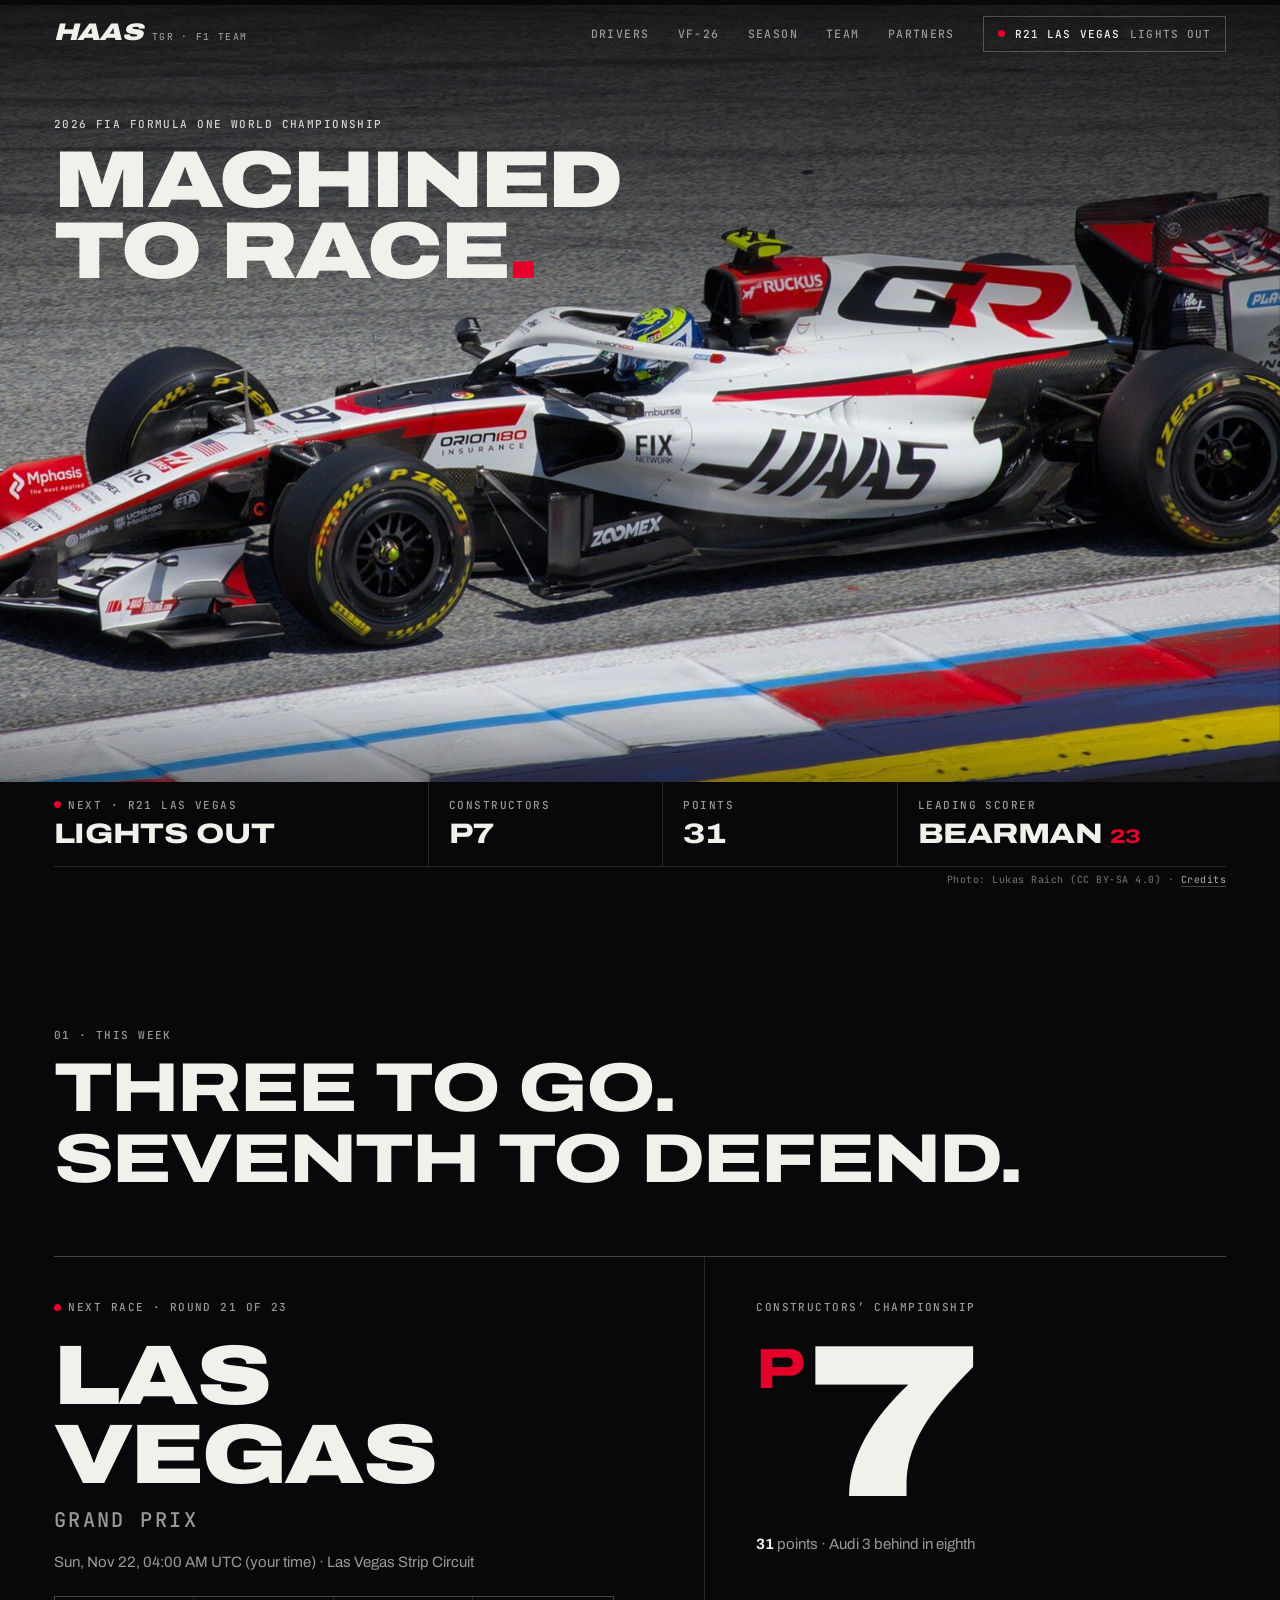
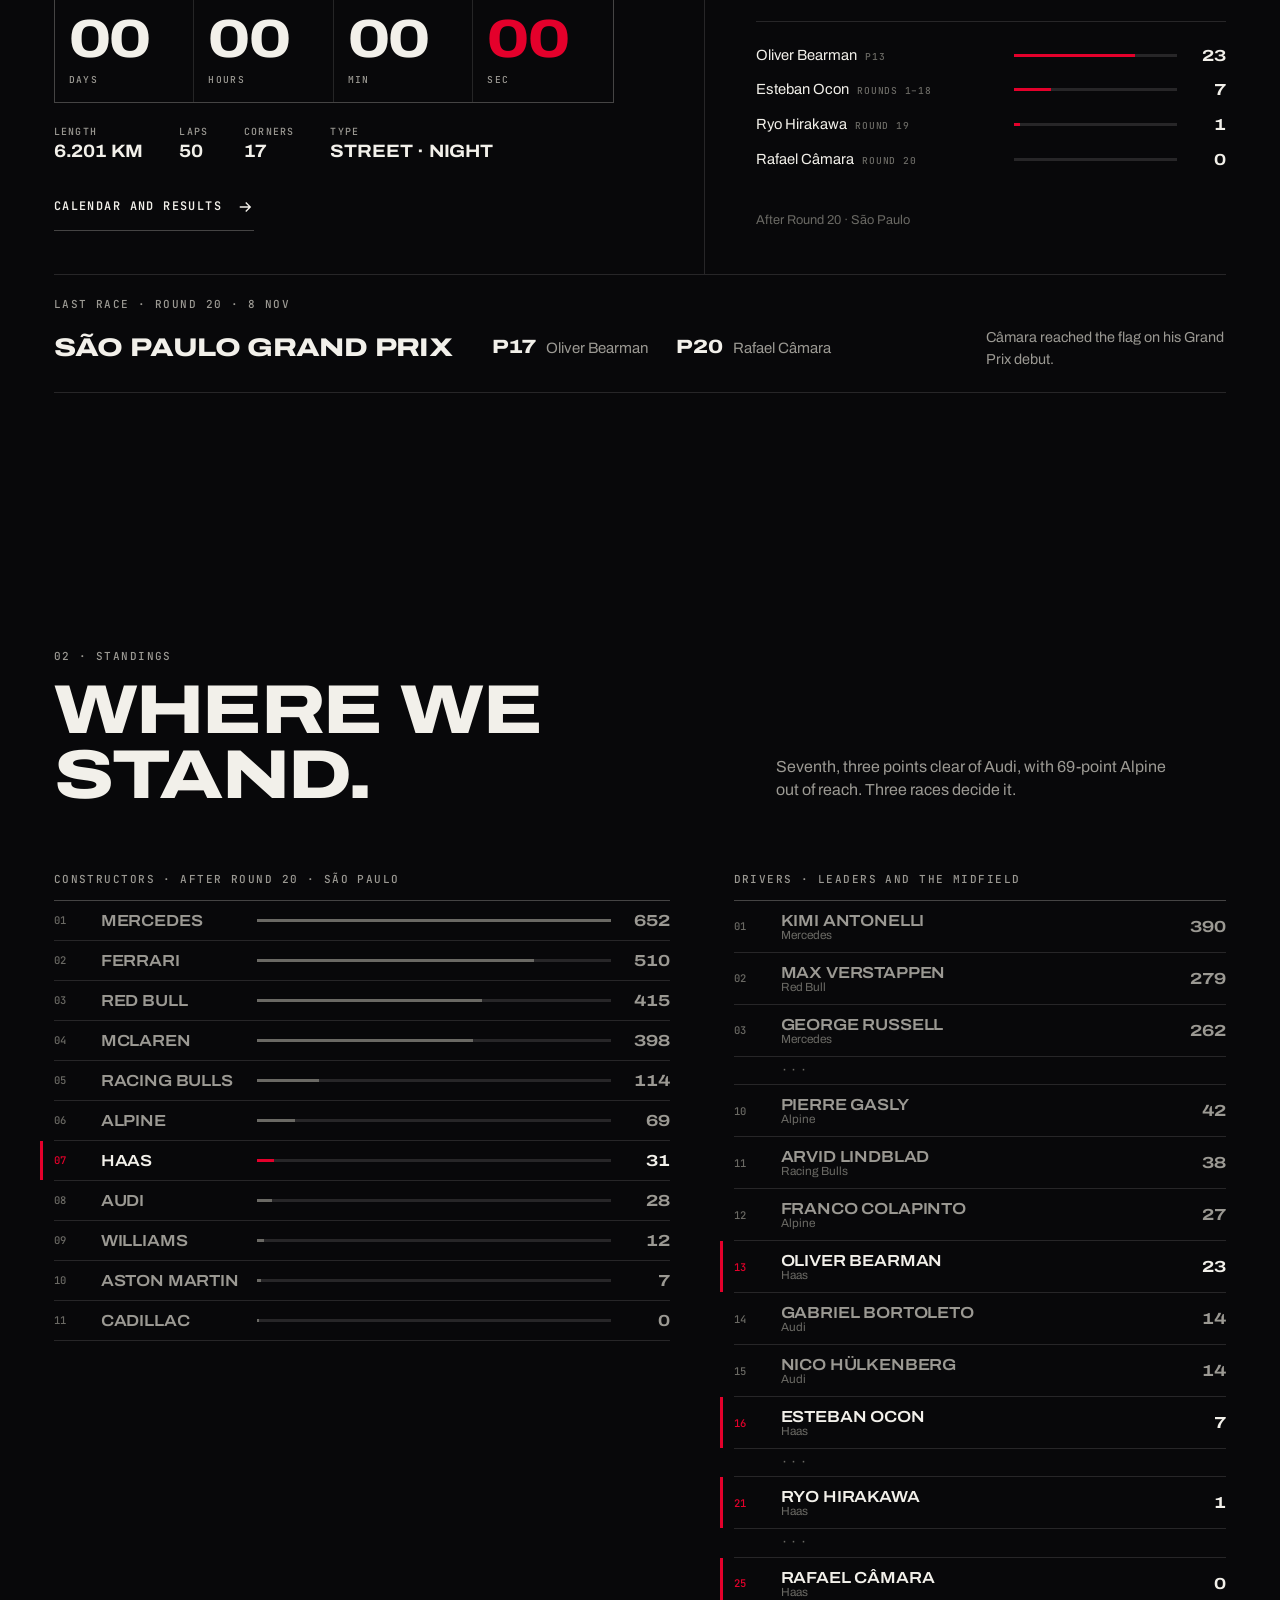
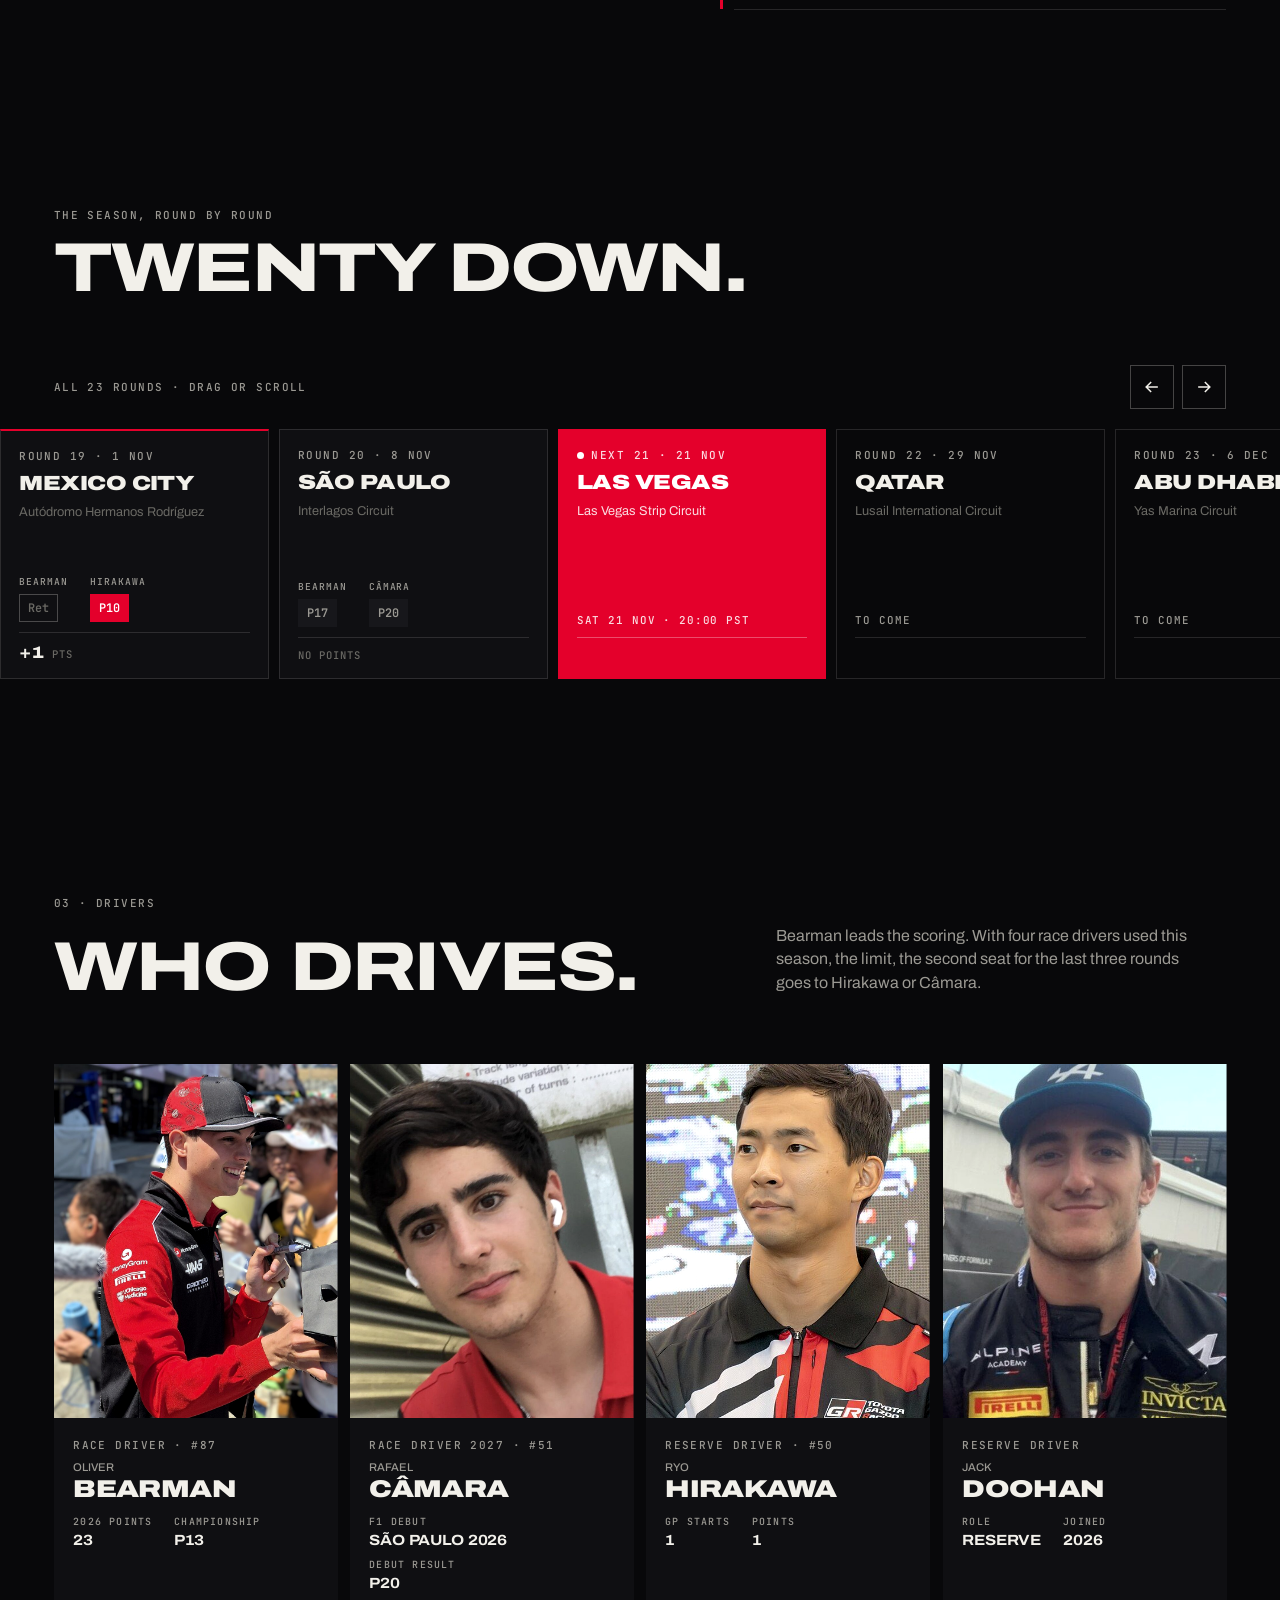
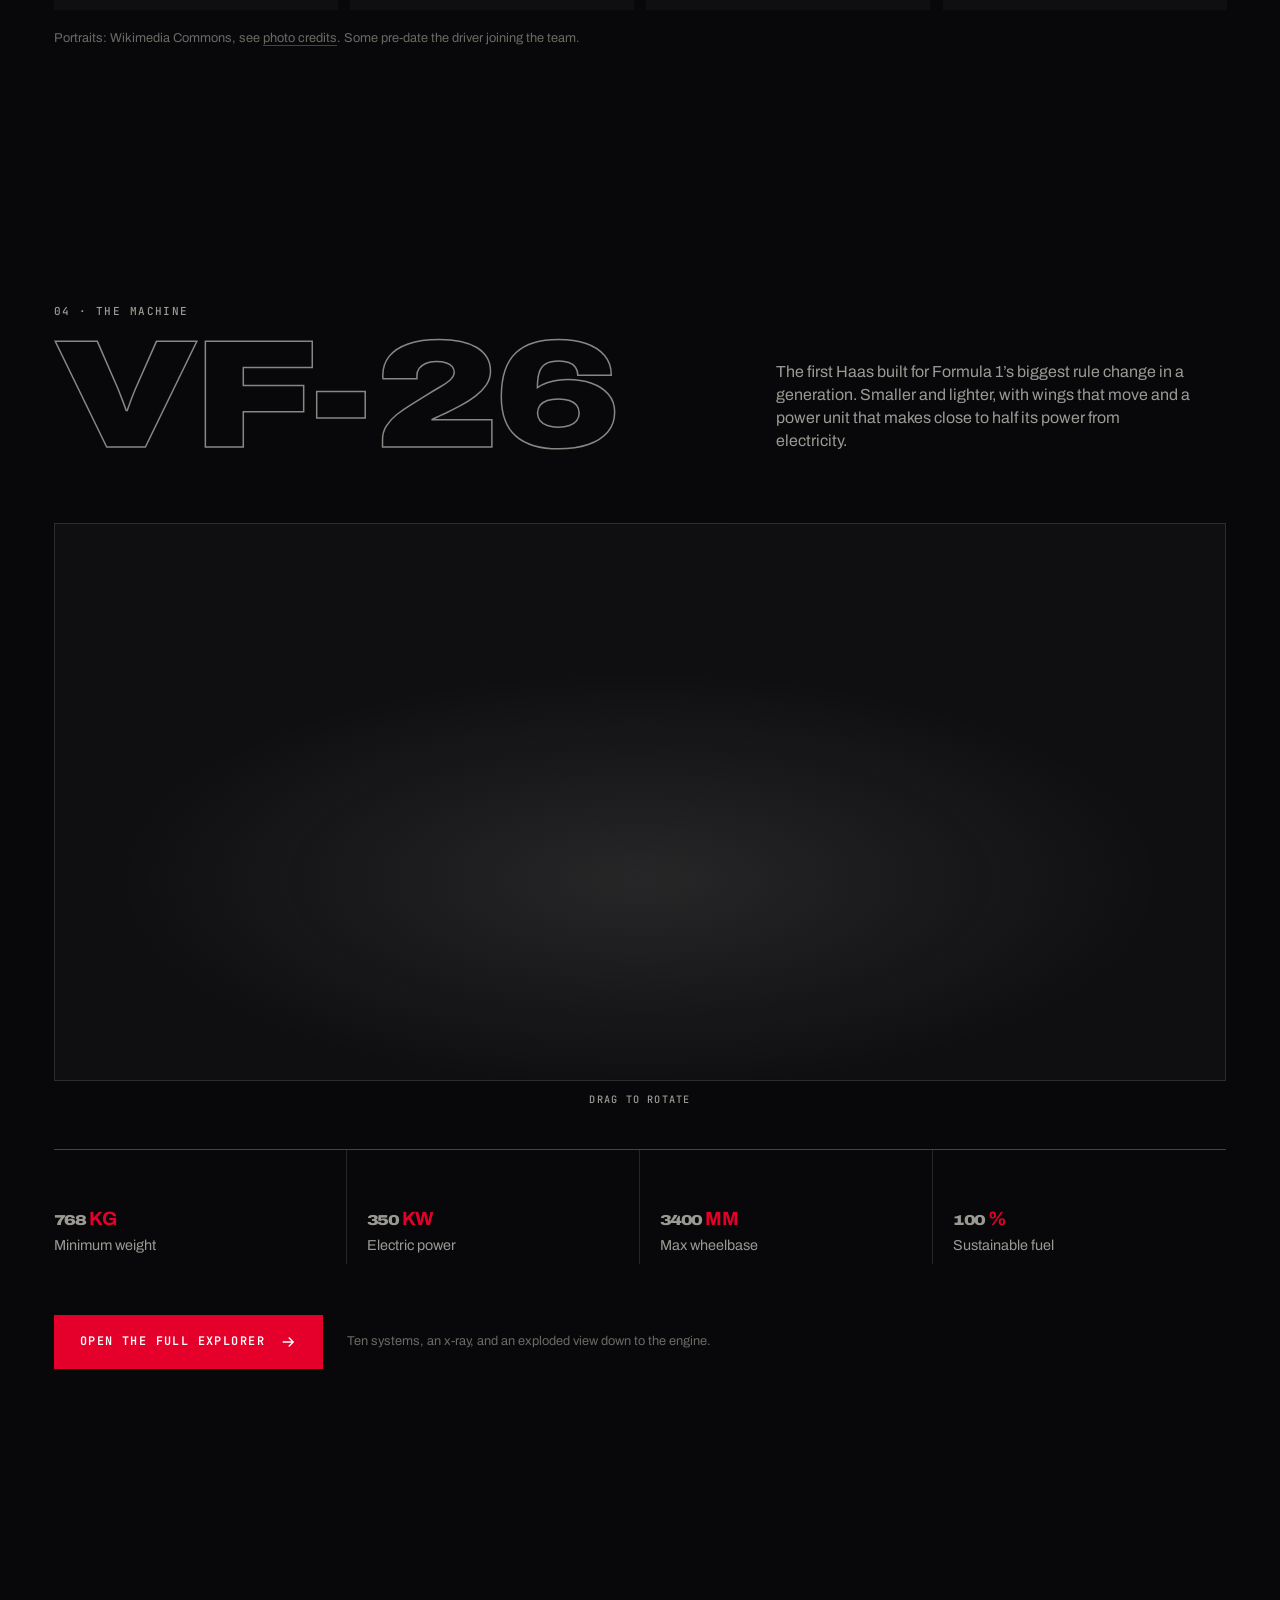
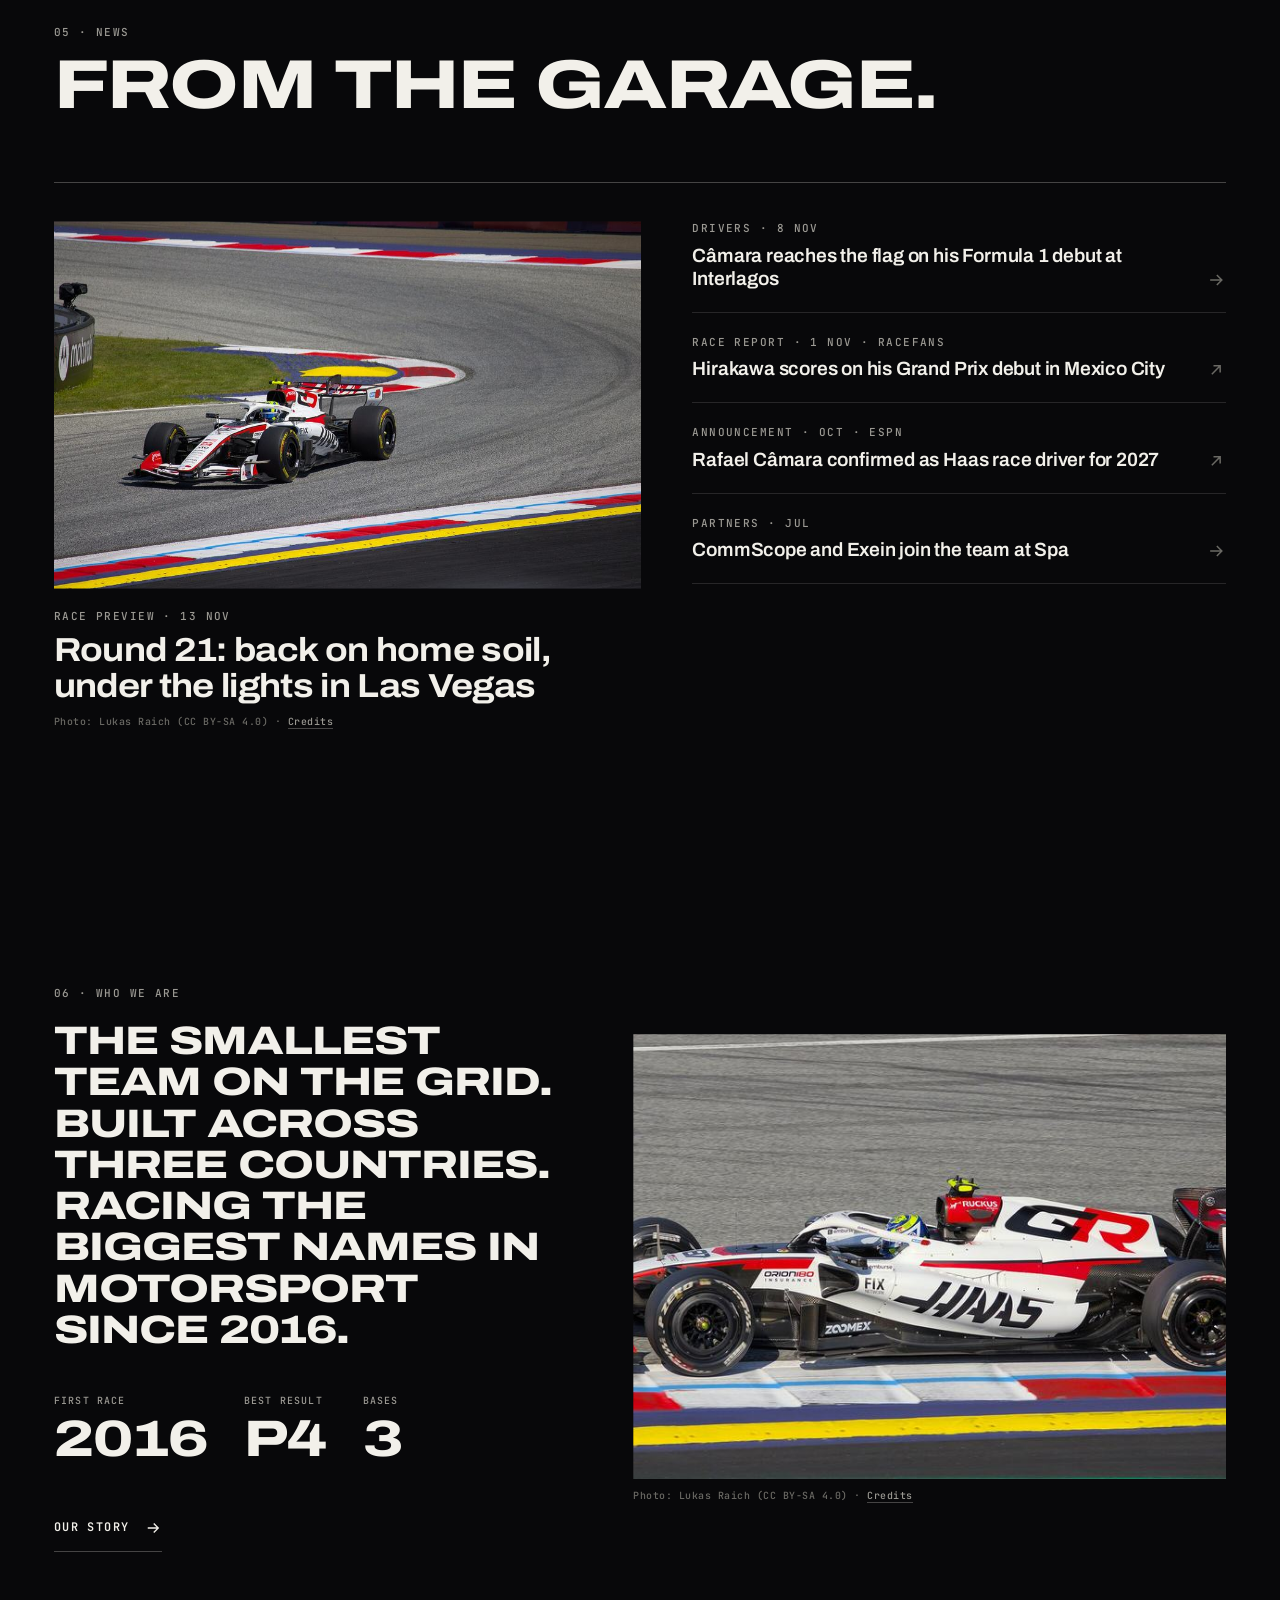
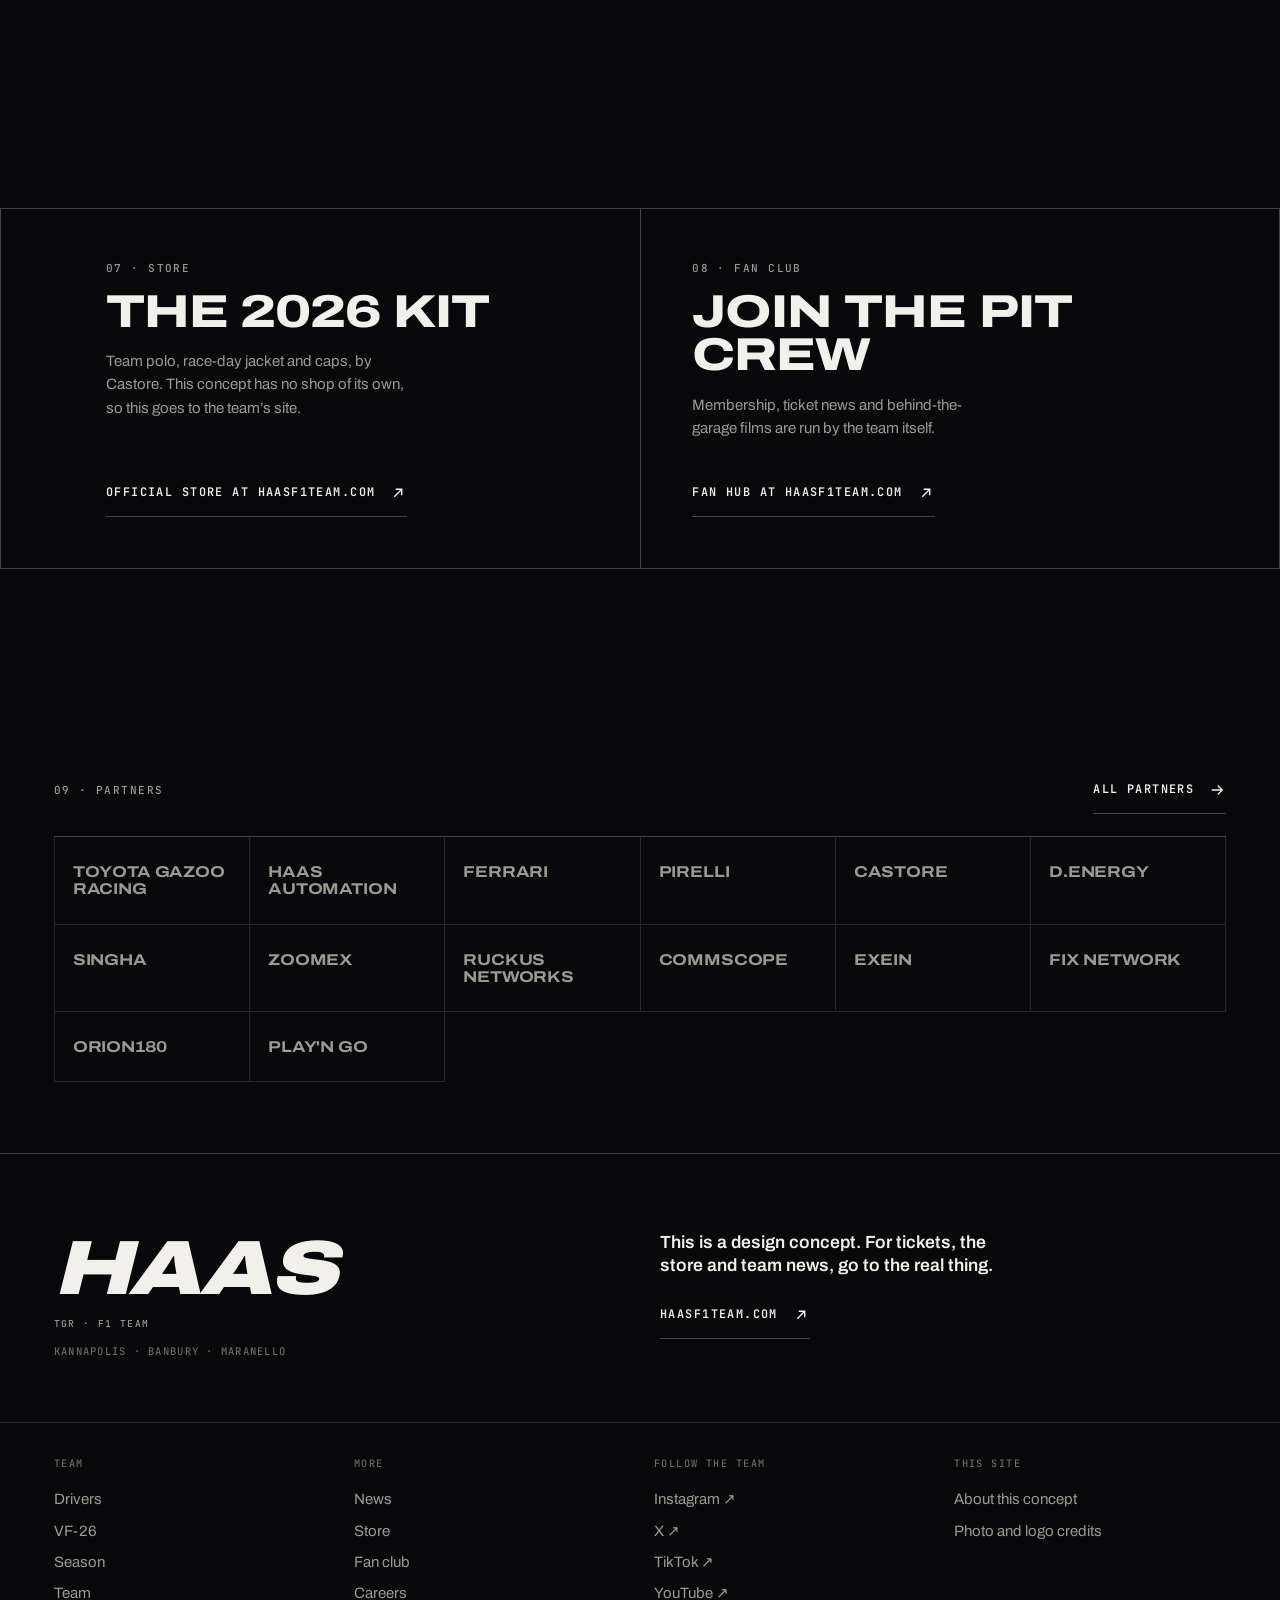
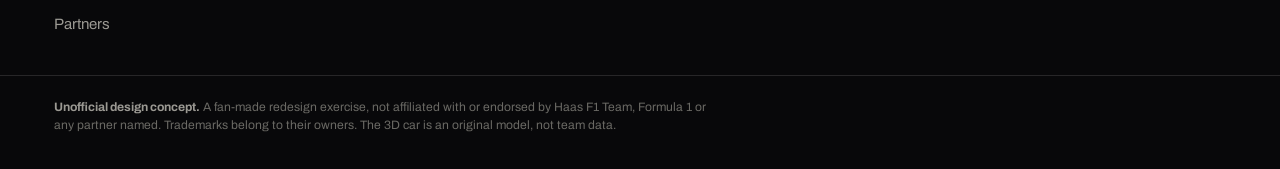
<file: docs/index.html>
<!doctype html>
<html lang="en">
<head>
<meta charset="utf-8">
<meta name="viewport" content="width=device-width, initial-scale=1">
<title>TGR Haas F1 Team</title>
<meta name="description" content="TGR Haas F1 Team: drivers, the VF-26 in 3D, the 2026 calendar, results, standings and partners. Unofficial design concept.">
<meta name="theme-color" content="#08080a">
<meta property="og:title" content="TGR Haas F1 Team">
<meta property="og:description" content="TGR Haas F1 Team: drivers, the VF-26 in 3D, the 2026 calendar, results, standings and partners. Unofficial design concept.">
<meta property="og:image" content="assets/img/bear1-1920.jpg">
<link rel="icon" href="assets/favicon.svg" type="image/svg+xml">
<link rel="preload" href="assets/fonts/archivo.woff2" as="font" type="font/woff2" crossorigin>
<link rel="stylesheet" href="assets/style.css">
<script type="importmap">{"imports":{"three":"./assets/vendor/three.module.min.js"}}</script>
<link rel="modulepreload" href="assets/vendor/three.module.min.js">
<script>document.documentElement.classList.add('js')</script>
</head>
<body data-page="index.html">
<a class="skip" href="#main">Skip to content</a>
<div class="prog" aria-hidden="true"></div>
<header class="hdr">
  <a class="hdr__logo" href="index.html" aria-label="TGR Haas F1 Team, home"><span class="logo"><b>HAAS</b><i>TGR · F1 Team</i></span></a>
  <nav class="hdr__nav" aria-label="Main"><a href="drivers.html">Drivers</a><a href="car.html">VF-26</a><a href="season.html">Season</a><a href="team.html">Team</a><a href="partners.html">Partners</a></nav>
  <a class="hdr__race" href="season.html"><span class="live"></span><span>R21 Las Vegas</span><b data-countdown-short></b></a>
  <button class="hdr__menu" aria-expanded="false" aria-controls="menu" aria-label="Menu"><i></i><i></i></button>
</header>
<div class="menu" id="menu" hidden>
  <nav aria-label="Mobile"><a href="index.html" style="--i:0" aria-current="page"><small>01</small>Home</a><a href="drivers.html" style="--i:1"><small>02</small>Drivers</a><a href="car.html" style="--i:2"><small>03</small>VF-26</a><a href="season.html" style="--i:3"><small>04</small>Season</a><a href="team.html" style="--i:4"><small>05</small>Team</a><a href="partners.html" style="--i:5"><small>06</small>Partners</a></nav>
  <p class="menu__foot"><span class="live"></span> Round 21 · Las Vegas Grand Prix · Sat 21 Nov · 20:00 PST</p>
</div>
<main id="main">
<section class="hero">
  <div class="hero__view">
    <figure class="ph hero__bg"><img src="assets/img/bear1-1920.jpg" srcset="assets/img/bear1-960.jpg 960w, assets/img/bear1-1920.jpg 1920w" sizes="100vw" alt="Oliver Bearman’s Haas VF-26 at speed at the Red Bull Ring" fetchpriority="high" decoding="async" style="object-position:46% 50%"></figure>
    <div class="wrap hero__in">
      <p class="label">2026 FIA Formula One World Championship</p>
      <h1 class="display hero__t"><span>Machined</span><span>to race<i>.</i></span></h1>
    </div>
  </div>
  <div class="hero__bar">
    <a href="season.html" class="hero__cell hero__cell--wide"><span class="label"><span class="live"></span>Next · R21 Las Vegas</span><b data-countdown-short>—</b></a>
    <div class="hero__cell"><span class="label">Constructors</span><b>P7</b></div>
    <div class="hero__cell"><span class="label">Points</span><b>31</b></div>
    <a href="drivers.html#bearman" class="hero__cell"><span class="label">Leading scorer</span><b>Bearman <small>23</small></b></a>
  </div>
  <p class="by">Photo: Lukas Raich (CC BY-SA 4.0) · <a href="credits.html">Credits</a></p>
</section>

<section class="sec" id="now">
  <div class="wrap">
    <header class="sh"><p class="label" data-reveal>01 · This week</p><h2 class="display sh__t" data-reveal>Three to go.<br>Seventh to defend.</h2></header>
    <div class="now">
<div class="race" data-reveal>
  <p class="label"><span class="live"></span>Next race · Round 21 of 23</p>
  <h3 class="display race__t">Las Vegas<small>Grand Prix</small></h3>
  <p class="race__when"><span data-localtime="2026-11-22T04:00:00Z">Sat 21 Nov · 20:00 PST</span> · Las Vegas Strip Circuit</p>
  <div class="cd" data-countdown="2026-11-22T04:00:00Z" role="timer" aria-label="Countdown to lights out"><div><b data-u="d">00</b><span>Days</span></div><div><b data-u="h">00</b><span>Hours</span></div><div><b data-u="m">00</b><span>Min</span></div><div><b data-u="s">00</b><span>Sec</span></div></div>
  <dl class="facts"><div><dt>Length</dt><dd>6.201 km</dd></div><div><dt>Laps</dt><dd>50</dd></div><div><dt>Corners</dt><dd>17</dd></div><div><dt>Type</dt><dd>Street · night</dd></div></dl>
  <a class="cta " href="season.html"><span>Calendar and results</span><svg class="arr" viewBox="0 0 24 24" aria-hidden="true"><path d="M5 12h14M13 6l6 6-6 6" fill="none" stroke="currentColor" stroke-width="1.8"/></svg></a>
</div>
<div class="stand" data-reveal>
  <p class="label">Constructors’ Championship</p>
  <p class="stand__pos display"><small>P</small>7</p>
  <p class="stand__pts"><b>31</b> points · Audi 3 behind in eighth</p>
  <ul class="bars"><li><span>Oliver Bearman<em>P13</em></span><i><u style="--w:74.19354838709677%"></u></i><b>23</b></li><li><span>Esteban Ocon<em>Rounds 1–18</em></span><i><u style="--w:22.58064516129032%"></u></i><b>7</b></li><li><span>Ryo Hirakawa<em>Round 19</em></span><i><u style="--w:3.225806451612903%"></u></i><b>1</b></li><li><span>Rafael Câmara<em>Round 20</em></span><i><u style="--w:0%"></u></i><b>0</b></li></ul>
  <p class="fine">After Round 20 · São Paulo</p>
</div></div>
    <div class="last" data-reveal><p class="label">Last race · Round 20 · 8 Nov</p><h3 class="display">São Paulo Grand Prix</h3><ul><li><b>P17</b><span>Oliver Bearman</span></li><li><b>P20</b><span>Rafael Câmara</span></li></ul><p>Câmara reached the flag on his Grand Prix debut.</p></div>
  </div>
</section>

<section class="sec" id="championship">
  <div class="wrap">
    <header class="sh"><p class="label" data-reveal>02 · Standings</p><h2 class="display sh__t" data-reveal>Where we stand.</h2><p class="sh__sub" data-reveal>Seventh, three points clear of Audi, with 69-point Alpine out of reach. Three races decide it.</p></header>
    <div class="champs">
      <div><p class="label">Constructors · After Round 20 · São Paulo</p><ol class="champ"><li class="" data-reveal><span>01</span><b>Mercedes</b><i><u style="--w:100%"></u></i><em>652</em></li><li class="" data-reveal><span>02</span><b>Ferrari</b><i><u style="--w:78.22085889570552%"></u></i><em>510</em></li><li class="" data-reveal><span>03</span><b>Red Bull</b><i><u style="--w:63.65030674846626%"></u></i><em>415</em></li><li class="" data-reveal><span>04</span><b>McLaren</b><i><u style="--w:61.04294478527608%"></u></i><em>398</em></li><li class="" data-reveal><span>05</span><b>Racing Bulls</b><i><u style="--w:17.484662576687114%"></u></i><em>114</em></li><li class="" data-reveal><span>06</span><b>Alpine</b><i><u style="--w:10.582822085889571%"></u></i><em>69</em></li><li class="is-us" data-reveal><span>07</span><b>Haas</b><i><u style="--w:4.754601226993866%"></u></i><em>31</em></li><li class="" data-reveal><span>08</span><b>Audi</b><i><u style="--w:4.294478527607362%"></u></i><em>28</em></li><li class="" data-reveal><span>09</span><b>Williams</b><i><u style="--w:1.8404907975460123%"></u></i><em>12</em></li><li class="" data-reveal><span>10</span><b>Aston Martin</b><i><u style="--w:1.0736196319018405%"></u></i><em>7</em></li><li class="" data-reveal><span>11</span><b>Cadillac</b><i><u style="--w:0.4%"></u></i><em>0</em></li></ol></div>
      <div><p class="label">Drivers · leaders and the midfield</p><ol class="champ champ--d"><li class="" data-reveal><span>01</span><b>Kimi Antonelli<small>Mercedes</small></b><em>390</em></li><li class="" data-reveal><span>02</span><b>Max Verstappen<small>Red Bull</small></b><em>279</em></li><li class="" data-reveal><span>03</span><b>George Russell<small>Mercedes</small></b><em>262</em></li><li class="gap" aria-hidden="true">···</li><li class="" data-reveal><span>10</span><b>Pierre Gasly<small>Alpine</small></b><em>42</em></li><li class="" data-reveal><span>11</span><b>Arvid Lindblad<small>Racing Bulls</small></b><em>38</em></li><li class="" data-reveal><span>12</span><b>Franco Colapinto<small>Alpine</small></b><em>27</em></li><li class="is-us" data-reveal><span>13</span><b>Oliver Bearman<small>Haas</small></b><em>23</em></li><li class="" data-reveal><span>14</span><b>Gabriel Bortoleto<small>Audi</small></b><em>14</em></li><li class="" data-reveal><span>15</span><b>Nico Hülkenberg<small>Audi</small></b><em>14</em></li><li class="is-us" data-reveal><span>16</span><b>Esteban Ocon<small>Haas</small></b><em>7</em></li><li class="gap" aria-hidden="true">···</li><li class="is-us" data-reveal><span>21</span><b>Ryo Hirakawa<small>Haas</small></b><em>1</em></li><li class="gap" aria-hidden="true">···</li><li class="is-us" data-reveal><span>25</span><b>Rafael Câmara<small>Haas</small></b><em>0</em></li></ol></div>
    </div>
  </div>
</section>

<section class="sec sec--tight" id="reel">
  <div class="wrap"><header class="sh"><p class="label" data-reveal>The season, round by round</p><h2 class="display sh__t" data-reveal>Twenty down.</h2></header></div>
  
<div class="reel" data-reel>
  <div class="reel__bar"><p class="label">All 23 rounds · drag or scroll</p><div class="reel__nav"><button data-reel-prev aria-label="Earlier rounds"><svg class="arr" viewBox="0 0 24 24" aria-hidden="true"><path d="M5 12h14M13 6l6 6-6 6" fill="none" stroke="currentColor" stroke-width="1.8"/></svg></button><button data-reel-next aria-label="Later rounds"><svg class="arr" viewBox="0 0 24 24" aria-hidden="true"><path d="M5 12h14M13 6l6 6-6 6" fill="none" stroke="currentColor" stroke-width="1.8"/></svg></button></div></div>
  <ol class="reel__track" tabindex="0" aria-label="2026 rounds">
    <li class="reel__c is-pts">
      <p class="label">Round 01 · 8 Mar</p>
      <h3 class="display">Australia</h3>
      <p class="reel__v">Albert Park, Melbourne</p>
      <dl class="reel__r"><div><dt>Bearman</dt><dd class="r r--pts">P7</dd></div><div><dt>Ocon</dt><dd class="r r--out">P11</dd></div></dl>
      <p class="reel__p"><b>+6</b> pts</p>
    </li><li class="reel__c is-pts">
      <p class="label">Round 02 · 15 Mar</p>
      <h3 class="display">China</h3>
      <p class="reel__v">Shanghai International Circuit</p>
      <dl class="reel__r"><div><dt>Bearman</dt><dd class="r r--pts">P5</dd></div><div><dt>Ocon</dt><dd class="r r--out">P14</dd></div></dl>
      <p class="reel__p"><b>+11</b> pts</p>
    </li><li class="reel__c is-pts">
      <p class="label">Round 03 · 29 Mar</p>
      <h3 class="display">Japan</h3>
      <p class="reel__v">Suzuka Circuit</p>
      <dl class="reel__r"><div><dt>Bearman</dt><dd class="r r--ret">Ret</dd></div><div><dt>Ocon</dt><dd class="r r--pts">P10</dd></div></dl>
      <p class="reel__p"><b>+1</b> pts</p>
    </li><li class="reel__c">
      <p class="label">Round 04 · 3 May</p>
      <h3 class="display">Miami</h3>
      <p class="reel__v">Miami International Autodrome</p>
      <dl class="reel__r"><div><dt>Bearman</dt><dd class="r r--out">P11</dd></div><div><dt>Ocon</dt><dd class="r r--out">P13</dd></div></dl>
      <p class="reel__p">No points</p>
    </li><li class="reel__c is-pts">
      <p class="label">Round 05 · 24 May</p>
      <h3 class="display">Canada</h3>
      <p class="reel__v">Circuit Gilles Villeneuve, Montréal</p>
      <dl class="reel__r"><div><dt>Bearman</dt><dd class="r r--pts">P10</dd></div><div><dt>Ocon</dt><dd class="r r--out">P14</dd></div></dl>
      <p class="reel__p"><b>+1</b> pts</p>
    </li><li class="reel__c is-pts">
      <p class="label">Round 06 · 7 Jun</p>
      <h3 class="display">Monaco</h3>
      <p class="reel__v">Circuit de Monaco</p>
      <dl class="reel__r"><div><dt>Bearman</dt><dd class="r r--ret">Ret</dd></div><div><dt>Ocon</dt><dd class="r r--pts">P9</dd></div></dl>
      <p class="reel__p"><b>+2</b> pts</p>
    </li><li class="reel__c">
      <p class="label">Round 07 · 14 Jun</p>
      <h3 class="display">Barcelona-Catalunya</h3>
      <p class="reel__v">Circuit de Barcelona-Catalunya</p>
      <dl class="reel__r"><div><dt>Bearman</dt><dd class="r r--out">P17</dd></div><div><dt>Ocon</dt><dd class="r r--out">P13</dd></div></dl>
      <p class="reel__p">No points</p>
    </li><li class="reel__c">
      <p class="label">Round 08 · 28 Jun</p>
      <h3 class="display">Austria</h3>
      <p class="reel__v">Red Bull Ring, Spielberg</p>
      <dl class="reel__r"><div><dt>Bearman</dt><dd class="r r--out">P14</dd></div><div><dt>Ocon</dt><dd class="r r--out">P16</dd></div></dl>
      <p class="reel__p">No points</p>
    </li><li class="reel__c">
      <p class="label">Round 09 · 5 Jul</p>
      <h3 class="display">Great Britain</h3>
      <p class="reel__v">Silverstone Circuit</p>
      <dl class="reel__r"><div><dt>Bearman</dt><dd class="r r--out">P12</dd></div><div><dt>Ocon</dt><dd class="r r--out">P13</dd></div></dl>
      <p class="reel__p">No points</p>
    </li><li class="reel__c">
      <p class="label">Round 10 · 19 Jul</p>
      <h3 class="display">Belgium</h3>
      <p class="reel__v">Spa-Francorchamps</p>
      <dl class="reel__r"><div><dt>Bearman</dt><dd class="r r--out">P14</dd></div><div><dt>Ocon</dt><dd class="r r--out">P17</dd></div></dl>
      <p class="reel__p">No points</p>
    </li><li class="reel__c">
      <p class="label">Round 11 · 26 Jul</p>
      <h3 class="display">Hungary</h3>
      <p class="reel__v">Hungaroring, Budapest</p>
      <dl class="reel__r"><div><dt>Bearman</dt><dd class="r r--out">P19</dd></div><div><dt>Ocon</dt><dd class="r r--out">P16</dd></div></dl>
      <p class="reel__p">No points</p>
    </li><li class="reel__c">
      <p class="label">Round 12 · 23 Aug</p>
      <h3 class="display">Netherlands</h3>
      <p class="reel__v">Circuit Zandvoort</p>
      <dl class="reel__r"><div><dt>Bearman</dt><dd class="r r--ret">Ret</dd></div><div><dt>Ocon</dt><dd class="r r--ret">Ret</dd></div></dl>
      <p class="reel__p">No points</p>
    </li><li class="reel__c">
      <p class="label">Round 13 · 6 Sep</p>
      <h3 class="display">Italy</h3>
      <p class="reel__v">Monza Circuit</p>
      <dl class="reel__r"><div><dt>Bearman</dt><dd class="r r--out">P15</dd></div><div><dt>Ocon</dt><dd class="r r--out">P16</dd></div></dl>
      <p class="reel__p">No points</p>
    </li><li class="reel__c">
      <p class="label">Round 14 · 13 Sep</p>
      <h3 class="display">Spain</h3>
      <p class="reel__v">Madring, Madrid</p>
      <dl class="reel__r"><div><dt>Bearman</dt><dd class="r r--out">P16</dd></div><div><dt>Ocon</dt><dd class="r r--out">P11</dd></div></dl>
      <p class="reel__p">No points</p>
    </li><li class="reel__c is-pts">
      <p class="label">Round 15 · 26 Sep</p>
      <h3 class="display">Azerbaijan</h3>
      <p class="reel__v">Baku City Circuit</p>
      <dl class="reel__r"><div><dt>Bearman</dt><dd class="r r--pts">P9</dd></div><div><dt>Ocon</dt><dd class="r r--pts">P8</dd></div></dl>
      <p class="reel__p"><b>+6</b> pts</p>
    </li><li class="reel__c">
      <p class="label">Round 16 · 4 Oct</p>
      <h3 class="display">Bahrain</h3>
      <p class="reel__v">Sepang International Circuit</p>
      <dl class="reel__r"><div><dt>Bearman</dt><dd class="r r--out">P14</dd></div><div><dt>Ocon</dt><dd class="r r--out">P15</dd></div></dl>
      <p class="reel__p">No points</p>
    </li><li class="reel__c is-pts">
      <p class="label">Round 17 · 11 Oct</p>
      <h3 class="display">Singapore</h3>
      <p class="reel__v">Marina Bay Street Circuit</p>
      <dl class="reel__r"><div><dt>Bearman</dt><dd class="r r--out">P12</dd></div><div><dt>Ocon</dt><dd class="r r--out">P13</dd></div></dl>
      <p class="reel__p"><b>+3</b> pts</p>
    </li><li class="reel__c">
      <p class="label">Round 18 · 25 Oct</p>
      <h3 class="display">United States</h3>
      <p class="reel__v">Circuit of the Americas, Austin</p>
      <dl class="reel__r"><div><dt>Bearman</dt><dd class="r r--ret">Ret</dd></div><div><dt>Ocon</dt><dd class="r r--out">P14</dd></div></dl>
      <p class="reel__p">No points</p>
    </li><li class="reel__c is-pts">
      <p class="label">Round 19 · 1 Nov</p>
      <h3 class="display">Mexico City</h3>
      <p class="reel__v">Autódromo Hermanos Rodríguez</p>
      <dl class="reel__r"><div><dt>Bearman</dt><dd class="r r--ret">Ret</dd></div><div><dt>Hirakawa</dt><dd class="r r--pts">P10</dd></div></dl>
      <p class="reel__p"><b>+1</b> pts</p>
    </li><li class="reel__c">
      <p class="label">Round 20 · 8 Nov</p>
      <h3 class="display">São Paulo</h3>
      <p class="reel__v">Interlagos Circuit</p>
      <dl class="reel__r"><div><dt>Bearman</dt><dd class="r r--out">P17</dd></div><div><dt>Câmara</dt><dd class="r r--out">P20</dd></div></dl>
      <p class="reel__p">No points</p>
    </li><li class="reel__c is-next is-up" data-reel-next-race>
      <p class="label"><span class="live"></span>Next 21 · 21 Nov</p>
      <h3 class="display">Las Vegas</h3>
      <p class="reel__v">Las Vegas Strip Circuit</p>
      <p class="reel__tbc">Sat 21 Nov · 20:00 PST</p>
      <p class="reel__p"></p>
    </li><li class="reel__c is-up">
      <p class="label">Round 22 · 29 Nov</p>
      <h3 class="display">Qatar</h3>
      <p class="reel__v">Lusail International Circuit</p>
      <p class="reel__tbc">To come</p>
      <p class="reel__p"></p>
    </li><li class="reel__c is-up">
      <p class="label">Round 23 · 6 Dec</p>
      <h3 class="display">Abu Dhabi</h3>
      <p class="reel__v">Yas Marina Circuit</p>
      <p class="reel__tbc">To come</p>
      <p class="reel__p"></p>
    </li>
  </ol>
</div>
</section>

<section class="sec" id="drivers">
  <div class="wrap">
    <header class="sh"><p class="label" data-reveal>03 · Drivers</p><h2 class="display sh__t" data-reveal>Who drives.</h2><p class="sh__sub" data-reveal>Bearman leads the scoring. With four race drivers used this season, the limit, the second seat for the last three rounds goes to Hirakawa or Câmara.</p></header>
    <div class="faces">
      
      <a class="face" href="drivers.html#bearman" data-reveal style="--d:0ms">
        <figure class="ph face__ph"><img src="assets/img/bearP-1920.jpg" srcset="assets/img/bearP-960.jpg 960w, assets/img/bearP-1920.jpg 1920w" sizes="(min-width: 900px) 25vw, 50vw" alt="Oliver Bearman in Haas team kit" loading="lazy" decoding="async"></figure>
        <div class="face__in">
          <p class="label">Race driver · #87</p>
          <h3 class="display"><small>Oliver</small>Bearman</h3>
          <dl class="facts"><div><dt>2026 points</dt><dd>23</dd></div><div><dt>Championship</dt><dd>P13</dd></div></dl>
        </div>
      </a>
      <a class="face" href="drivers.html#camara" data-reveal style="--d:90ms">
        <figure class="ph face__ph"><img src="assets/img/camP-1920.jpg" srcset="assets/img/camP-960.jpg 960w, assets/img/camP-1920.jpg 1920w" sizes="(min-width: 900px) 25vw, 50vw" alt="Rafael Câmara, pictured in 2022" loading="lazy" decoding="async"></figure>
        <div class="face__in">
          <p class="label">Race driver 2027 · #51</p>
          <h3 class="display"><small>Rafael</small>Câmara</h3>
          <dl class="facts"><div><dt>F1 debut</dt><dd>São Paulo 2026</dd></div><div><dt>Debut result</dt><dd>P20</dd></div></dl>
        </div>
      </a>
      <a class="face" href="drivers.html#hirakawa" data-reveal style="--d:180ms">
        <figure class="ph face__ph"><img src="assets/img/hiraP-1920.jpg" srcset="assets/img/hiraP-960.jpg 960w, assets/img/hiraP-1920.jpg 1920w" sizes="(min-width: 900px) 25vw, 50vw" alt="Ryo Hirakawa in Toyota Gazoo Racing team kit" loading="lazy" decoding="async"></figure>
        <div class="face__in">
          <p class="label">Reserve driver · #50</p>
          <h3 class="display"><small>Ryo</small>Hirakawa</h3>
          <dl class="facts"><div><dt>GP starts</dt><dd>1</dd></div><div><dt>Points</dt><dd>1</dd></div></dl>
        </div>
      </a>
      <a class="face" href="drivers.html#doohan" data-reveal style="--d:270ms">
        <figure class="ph face__ph"><img src="assets/img/doohP-1920.jpg" srcset="assets/img/doohP-960.jpg 960w, assets/img/doohP-1920.jpg 1920w" sizes="(min-width: 900px) 25vw, 50vw" alt="Jack Doohan, pictured in 2023" loading="lazy" decoding="async"></figure>
        <div class="face__in">
          <p class="label">Reserve driver</p>
          <h3 class="display"><small>Jack</small>Doohan</h3>
          <dl class="facts"><div><dt>Role</dt><dd>Reserve</dd></div><div><dt>Joined</dt><dd>2026</dd></div></dl>
        </div>
      </a>
    </div>
    <p class="fine">Portraits: Wikimedia Commons, see <a href="credits.html">photo credits</a>. Some pre-date the driver joining the team.</p>
  </div>
</section>

<section class="sec carsec" id="car" data-car-ui>
  <div class="wrap">
    <header class="sh"><p class="label" data-reveal>04 · The machine</p><h2 class="display sh__t" data-reveal>VF-26</h2><p class="sh__sub" data-reveal>The first Haas built for Formula 1’s biggest rule change in a generation. Smaller and lighter, with wings that move and a power unit that makes close to half its power from electricity.</p></header>
    <div class="stage" data-car3d="teaser" aria-label="Interactive 3D model of the VF-26. Drag to rotate."><noscript><figure class="ph "><img src="assets/img/bear3-1920.jpg" srcset="assets/img/bear3-960.jpg 960w, assets/img/bear3-1920.jpg 1920w" sizes="100vw" alt="Side view of Oliver Bearman’s Haas VF-26 on the kerb" loading="lazy" decoding="async"></figure></noscript></div>
    <p class="stage__hint">Drag to rotate</p>
    <div class="kpis"><div data-reveal><p class="display"><span data-count="768">768</span><small>kg</small></p><span>Minimum weight</span></div><div data-reveal><p class="display"><span data-count="350">350</span><small>kW</small></p><span>Electric power</span></div><div data-reveal><p class="display"><span data-count="3400">3400</span><small>mm</small></p><span>Max wheelbase</span></div><div data-reveal><p class="display"><span data-count="100">100</span><small>%</small></p><span>Sustainable fuel</span></div></div>
    <div class="carsec__cta" data-reveal><a class="cta cta--solid" href="car.html"><span>Open the full explorer</span><svg class="arr" viewBox="0 0 24 24" aria-hidden="true"><path d="M5 12h14M13 6l6 6-6 6" fill="none" stroke="currentColor" stroke-width="1.8"/></svg></a><p class="fine">Ten systems, an x-ray, and an exploded view down to the engine.</p></div>
  </div>
</section>

<section class="sec" id="news">
  <div class="wrap">
    <header class="sh"><p class="label" data-reveal>05 · News</p><h2 class="display sh__t" data-reveal>From the garage.</h2></header>
    <div class="news">
      <a class="news__lead" href="season.html#calendar" data-reveal>
        <figure class="ph news__ph"><img src="assets/img/bear2-1920.jpg" srcset="assets/img/bear2-960.jpg 960w, assets/img/bear2-1920.jpg 1920w" sizes="(min-width: 900px) 50vw, 100vw" alt="Oliver Bearman’s Haas VF-26 rounding a corner at the Red Bull Ring" loading="lazy" decoding="async"></figure>
        <p class="label">Race preview · 13 Nov</p>
        <h3>Round 21: back on home soil, under the lights in Las Vegas</h3>
      </a>
      <ul class="news__list"><li data-reveal><a href="drivers.html#camara"><p class="label">Drivers · 8 Nov</p><h3>Câmara reaches the flag on his Formula 1 debut at Interlagos</h3><svg class="arr" viewBox="0 0 24 24" aria-hidden="true"><path d="M5 12h14M13 6l6 6-6 6" fill="none" stroke="currentColor" stroke-width="1.8"/></svg></a></li><li data-reveal><a href="https://www.racefans.net/2026/10/31/ocon-out-hirakawa-in-as-haas-make-shock-mexican-grand-prix-driver-change/" target="_blank" rel="noopener"><p class="label">Race report · 1 Nov · RaceFans</p><h3>Hirakawa scores on his Grand Prix debut in Mexico City</h3><svg class="arr" viewBox="0 0 24 24" aria-hidden="true"><path d="M7 17 17 7M9 7h8v8" fill="none" stroke="currentColor" stroke-width="1.8"/></svg></a></li><li data-reveal><a href="https://www.espn.com/f1/story/_/id/50131330/rafael-camara-haas-completes-driver-line-2027-formula-1" target="_blank" rel="noopener"><p class="label">Announcement · Oct · ESPN</p><h3>Rafael Câmara confirmed as Haas race driver for 2027</h3><svg class="arr" viewBox="0 0 24 24" aria-hidden="true"><path d="M7 17 17 7M9 7h8v8" fill="none" stroke="currentColor" stroke-width="1.8"/></svg></a></li><li data-reveal><a href="partners.html"><p class="label">Partners · Jul</p><h3>CommScope and Exein join the team at Spa</h3><svg class="arr" viewBox="0 0 24 24" aria-hidden="true"><path d="M5 12h14M13 6l6 6-6 6" fill="none" stroke="currentColor" stroke-width="1.8"/></svg></a></li></ul>
    </div>
    <p class="by">Photo: Lukas Raich (CC BY-SA 4.0) · <a href="credits.html">Credits</a></p>
  </div>
</section>

<section class="sec about">
  <div class="wrap about__g">
    <div>
      <p class="label" data-reveal>06 · Who we are</p>
      <p class="display about__t" data-reveal>The smallest team on the grid. Built across three countries. Racing the biggest names in motorsport since 2016.</p>
      <dl class="facts facts--lg" data-reveal><div><dt>First race</dt><dd>2016</dd></div><div><dt>Best result</dt><dd>P4</dd></div><div><dt>Bases</dt><dd>3</dd></div></dl>
      <div data-reveal><a class="cta " href="team.html"><span>Our story</span><svg class="arr" viewBox="0 0 24 24" aria-hidden="true"><path d="M5 12h14M13 6l6 6-6 6" fill="none" stroke="currentColor" stroke-width="1.8"/></svg></a></div>
    </div>
    <div data-reveal><figure class="ph about__ph"><img src="assets/img/bear3-1920.jpg" srcset="assets/img/bear3-960.jpg 960w, assets/img/bear3-1920.jpg 1920w" sizes="(min-width: 900px) 50vw, 100vw" alt="Side view of Oliver Bearman’s Haas VF-26 on the kerb" loading="lazy" decoding="async" style="object-position:62% 50%"></figure><p class="by">Photo: Lukas Raich (CC BY-SA 4.0) · <a href="credits.html">Credits</a></p></div>
  </div>
</section>

<section class="sec" id="store">
  <div class="wrap duo">
    <a class="duo__c" href="https://www.haasf1team.com/" target="_blank" rel="noopener" data-reveal><p class="label">07 · Store</p><h3 class="display">The 2026 kit</h3><p>Team polo, race-day jacket and caps, by Castore. This concept has no shop of its own, so this goes to the team’s site.</p><span class="cta"><span>Official store at haasf1team.com</span><svg class="arr" viewBox="0 0 24 24" aria-hidden="true"><path d="M7 17 17 7M9 7h8v8" fill="none" stroke="currentColor" stroke-width="1.8"/></svg></span></a>
    <a class="duo__c" id="fans" href="https://www.haasf1team.com/" target="_blank" rel="noopener" data-reveal><p class="label">08 · Fan club</p><h3 class="display">Join the pit crew</h3><p>Membership, ticket news and behind-the-garage films are run by the team itself.</p><span class="cta"><span>Fan hub at haasf1team.com</span><svg class="arr" viewBox="0 0 24 24" aria-hidden="true"><path d="M7 17 17 7M9 7h8v8" fill="none" stroke="currentColor" stroke-width="1.8"/></svg></span></a>
  </div>
</section>

<section class="sec sec--tight">
  <div class="wrap">
    <div class="pstrip__h"><p class="label">09 · Partners</p><a class="cta " href="partners.html"><span>All partners</span><svg class="arr" viewBox="0 0 24 24" aria-hidden="true"><path d="M5 12h14M13 6l6 6-6 6" fill="none" stroke="currentColor" stroke-width="1.8"/></svg></a></div>
    <ul class="pstrip"><li>Toyota Gazoo Racing</li><li>Haas Automation</li><li>Ferrari</li><li>Pirelli</li><li>Castore</li><li>D.Energy</li><li>Singha</li><li>Zoomex</li><li>Ruckus Networks</li><li>CommScope</li><li>Exein</li><li>Fix Network</li><li>Orion180</li><li>Play'n GO</li></ul>
  </div>
</section>
</main>
<footer class="ftr">
  <div class="wrap ftr__top">
    <div class="ftr__brand"><span class="logo"><b>HAAS</b><i>TGR · F1 Team</i></span><p>Kannapolis · Banbury · Maranello</p></div>
    <div class="ftr__off">
      <p class="ftr__offt">This is a design concept. For tickets, the store and team news, go to the real thing.</p>
      <a class="cta " href="https://www.haasf1team.com/" target="_blank" rel="noopener"><span>haasf1team.com</span><svg class="arr" viewBox="0 0 24 24" aria-hidden="true"><path d="M7 17 17 7M9 7h8v8" fill="none" stroke="currentColor" stroke-width="1.8"/></svg></a>
    </div>
  </div>
  <div class="wrap ftr__cols">
    <div><h2>Team</h2><a href="drivers.html">Drivers</a><a href="car.html">VF-26</a><a href="season.html">Season</a><a href="team.html">Team</a><a href="partners.html">Partners</a></div>
    <div><h2>More</h2><a href="index.html#news">News</a><a href="index.html#store">Store</a><a href="index.html#fans">Fan club</a><a href="team.html#careers">Careers</a></div>
    <div><h2>Follow the team</h2><a href="https://www.instagram.com/haasf1team/" target="_blank" rel="noopener">Instagram ↗</a><a href="https://x.com/HaasF1Team" target="_blank" rel="noopener">X ↗</a><a href="https://www.tiktok.com/@haasf1team" target="_blank" rel="noopener">TikTok ↗</a><a href="https://www.youtube.com/@HaasF1Team" target="_blank" rel="noopener">YouTube ↗</a></div>
    <div><h2>This site</h2><a href="credits.html#about">About this concept</a><a href="credits.html">Photo and logo credits</a></div>
  </div>
  <div class="wrap ftr__legal">
    <p><strong>Unofficial design concept.</strong> A fan-made redesign exercise, not affiliated with or endorsed by Haas F1 Team, Formula 1 or any partner named. Trademarks belong to their owners. The 3D car is an original model, not team data.</p>
  </div>
</footer>
<script src="assets/main.js" defer></script>
<script type="module" src="assets/car3d.js"></script>
</body>
</html>
</file>
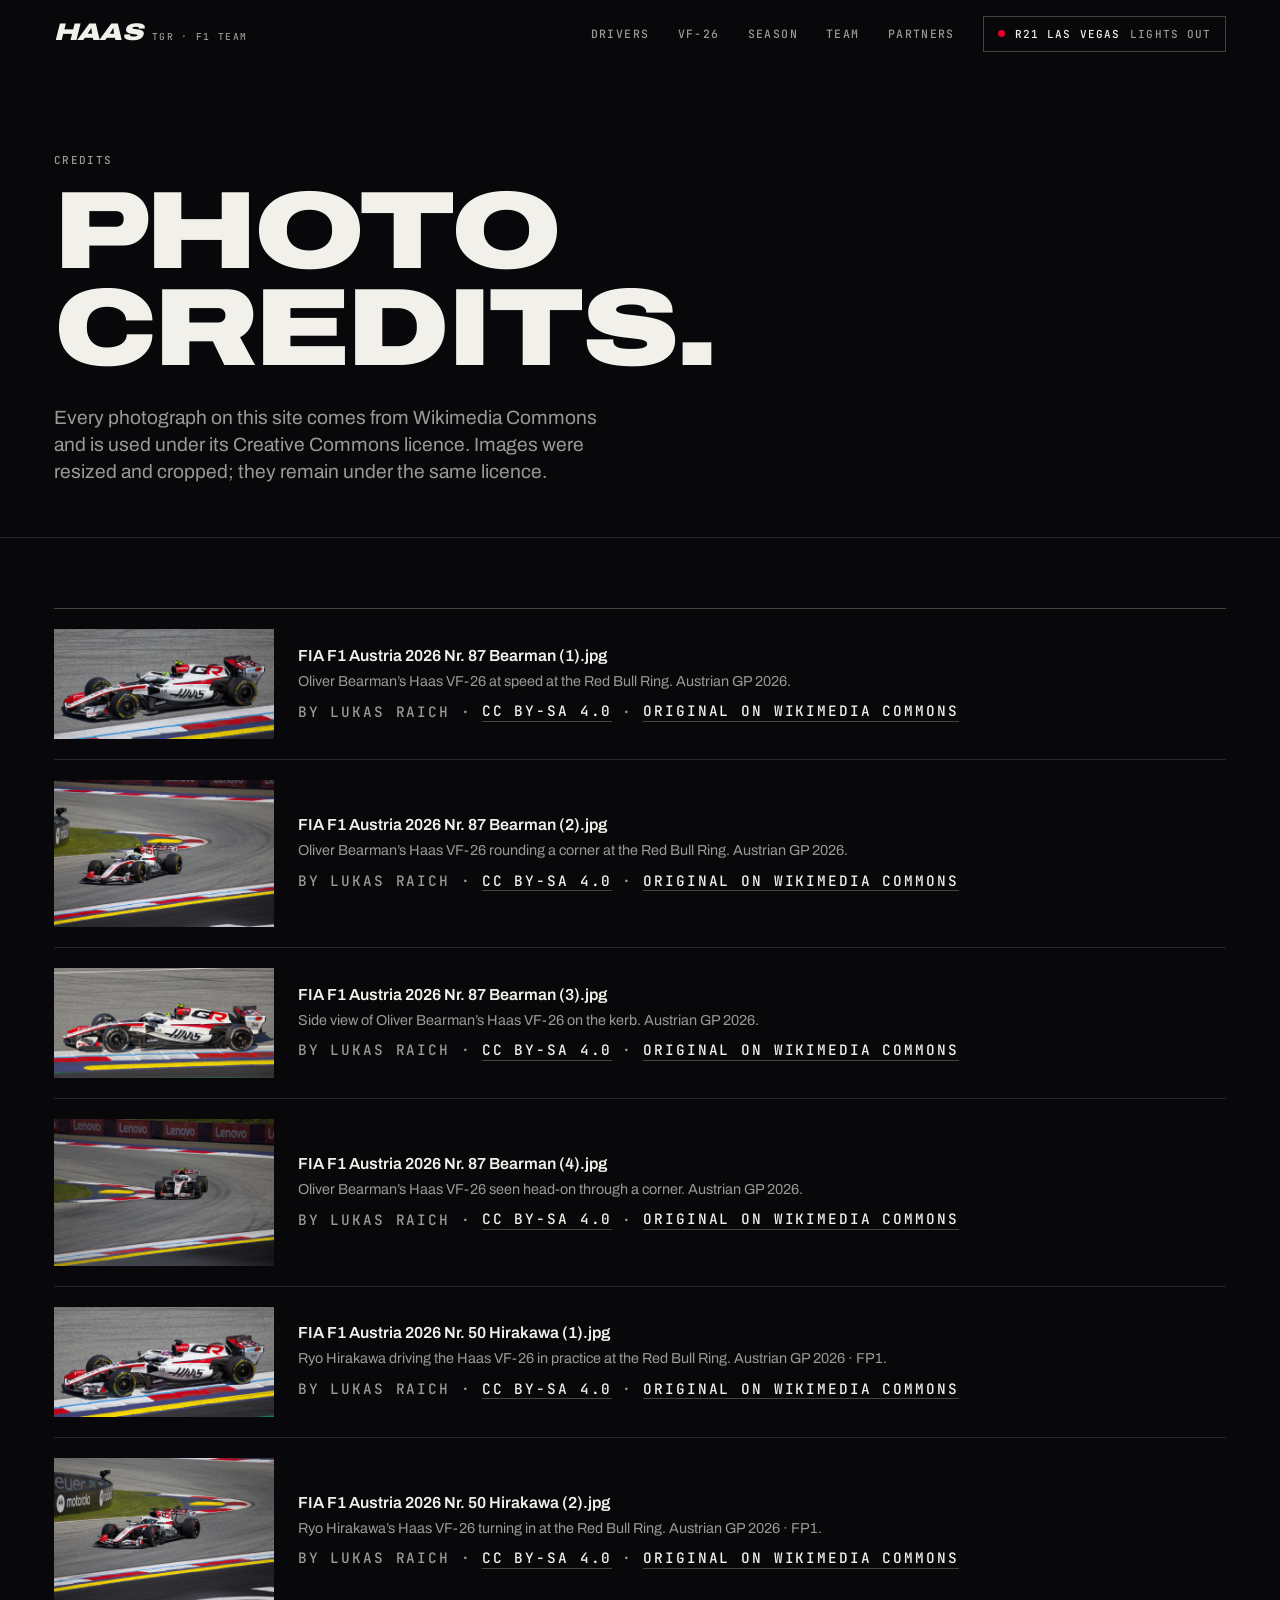
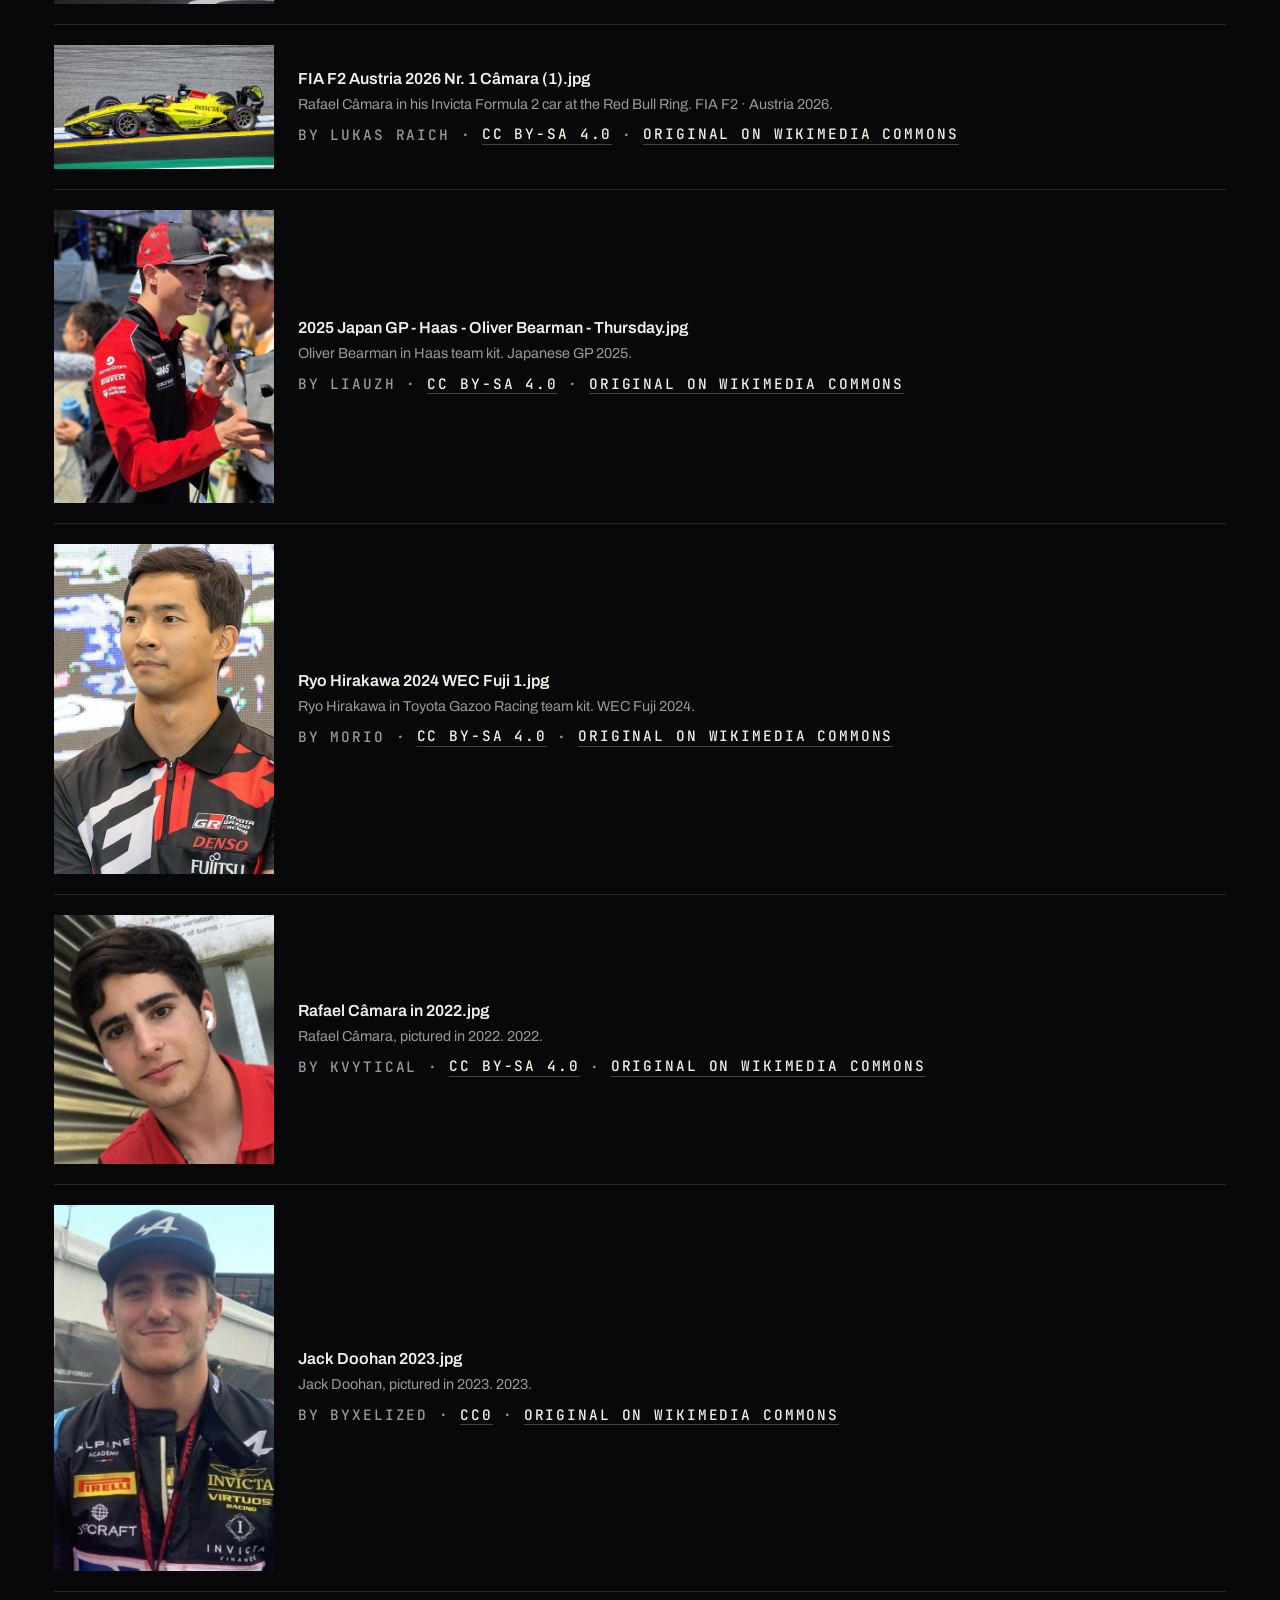
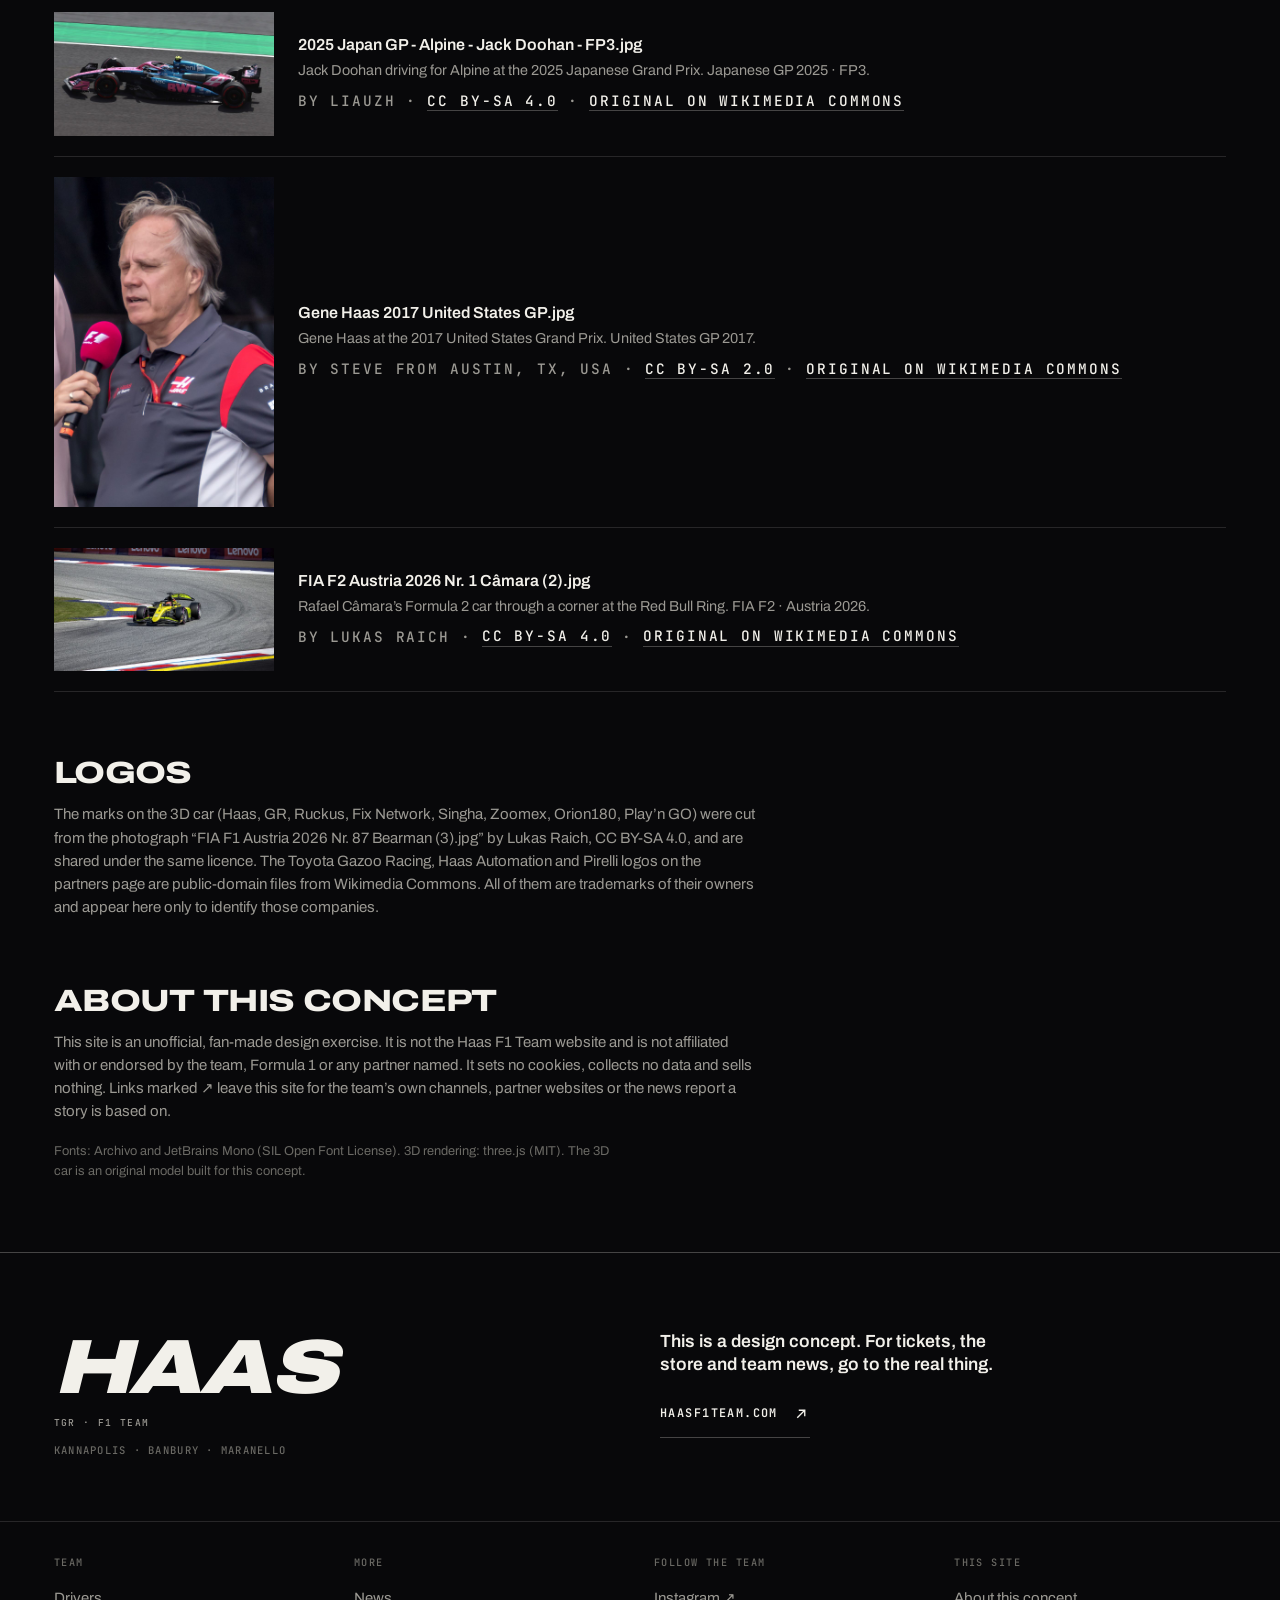
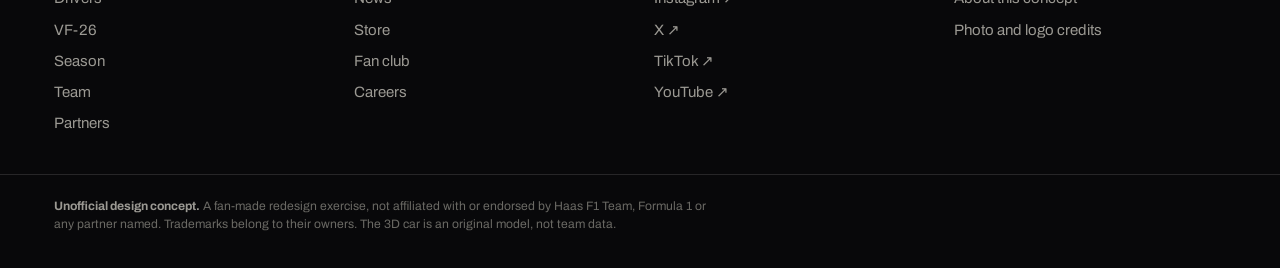
<file: docs/credits.html>
<!doctype html>
<html lang="en">
<head>
<meta charset="utf-8">
<meta name="viewport" content="width=device-width, initial-scale=1">
<title>Photo credits · TGR Haas F1 Team</title>
<meta name="description" content="Photo credits and licences for the images used on this site.">
<meta name="theme-color" content="#08080a">
<meta property="og:title" content="Photo credits · TGR Haas F1 Team">
<meta property="og:description" content="Photo credits and licences for the images used on this site.">
<meta property="og:image" content="assets/img/bear1-1920.jpg">
<link rel="icon" href="assets/favicon.svg" type="image/svg+xml">
<link rel="preload" href="assets/fonts/archivo.woff2" as="font" type="font/woff2" crossorigin>
<link rel="stylesheet" href="assets/style.css">

<script>document.documentElement.classList.add('js')</script>
</head>
<body data-page="credits.html">
<a class="skip" href="#main">Skip to content</a>
<div class="prog" aria-hidden="true"></div>
<header class="hdr">
  <a class="hdr__logo" href="index.html" aria-label="TGR Haas F1 Team, home"><span class="logo"><b>HAAS</b><i>TGR · F1 Team</i></span></a>
  <nav class="hdr__nav" aria-label="Main"><a href="drivers.html">Drivers</a><a href="car.html">VF-26</a><a href="season.html">Season</a><a href="team.html">Team</a><a href="partners.html">Partners</a></nav>
  <a class="hdr__race" href="season.html"><span class="live"></span><span>R21 Las Vegas</span><b data-countdown-short></b></a>
  <button class="hdr__menu" aria-expanded="false" aria-controls="menu" aria-label="Menu"><i></i><i></i></button>
</header>
<div class="menu" id="menu" hidden>
  <nav aria-label="Mobile"><a href="index.html" style="--i:0"><small>01</small>Home</a><a href="drivers.html" style="--i:1"><small>02</small>Drivers</a><a href="car.html" style="--i:2"><small>03</small>VF-26</a><a href="season.html" style="--i:3"><small>04</small>Season</a><a href="team.html" style="--i:4"><small>05</small>Team</a><a href="partners.html" style="--i:5"><small>06</small>Partners</a></nav>
  <p class="menu__foot"><span class="live"></span> Round 21 · Las Vegas Grand Prix · Sat 21 Nov · 20:00 PST</p>
</div>
<main id="main"><section class="phero"><div class="wrap phero__in"><p class="label">Credits</p><h1 class="display phero__t">Photo credits.</h1><p class="phero__sub">Every photograph on this site comes from Wikimedia Commons and is used under its Creative Commons licence. Images were resized and cropped; they remain under the same licence.</p></div></section>
<section class="sec sec--tight"><div class="wrap">
  <ul class="creds"><li><img src="assets/img/bear1-960.jpg" alt="" loading="lazy"><div><h2>FIA F1 Austria 2026 Nr. 87 Bearman (1).jpg</h2><p>Oliver Bearman’s Haas VF-26 at speed at the Red Bull Ring. Austrian GP 2026.</p><p class="label">By Lukas Raich · <a href="https://creativecommons.org/licenses/by-sa/4.0/">CC BY-SA 4.0</a> · <a href="https://commons.wikimedia.org/wiki/File:FIA_F1_Austria_2026_Nr._87_Bearman_(1).jpg">Original on Wikimedia Commons</a></p></div></li><li><img src="assets/img/bear2-960.jpg" alt="" loading="lazy"><div><h2>FIA F1 Austria 2026 Nr. 87 Bearman (2).jpg</h2><p>Oliver Bearman’s Haas VF-26 rounding a corner at the Red Bull Ring. Austrian GP 2026.</p><p class="label">By Lukas Raich · <a href="https://creativecommons.org/licenses/by-sa/4.0/">CC BY-SA 4.0</a> · <a href="https://commons.wikimedia.org/wiki/File:FIA_F1_Austria_2026_Nr._87_Bearman_(2).jpg">Original on Wikimedia Commons</a></p></div></li><li><img src="assets/img/bear3-960.jpg" alt="" loading="lazy"><div><h2>FIA F1 Austria 2026 Nr. 87 Bearman (3).jpg</h2><p>Side view of Oliver Bearman’s Haas VF-26 on the kerb. Austrian GP 2026.</p><p class="label">By Lukas Raich · <a href="https://creativecommons.org/licenses/by-sa/4.0/">CC BY-SA 4.0</a> · <a href="https://commons.wikimedia.org/wiki/File:FIA_F1_Austria_2026_Nr._87_Bearman_(3).jpg">Original on Wikimedia Commons</a></p></div></li><li><img src="assets/img/bear4-960.jpg" alt="" loading="lazy"><div><h2>FIA F1 Austria 2026 Nr. 87 Bearman (4).jpg</h2><p>Oliver Bearman’s Haas VF-26 seen head-on through a corner. Austrian GP 2026.</p><p class="label">By Lukas Raich · <a href="https://creativecommons.org/licenses/by-sa/4.0/">CC BY-SA 4.0</a> · <a href="https://commons.wikimedia.org/wiki/File:FIA_F1_Austria_2026_Nr._87_Bearman_(4).jpg">Original on Wikimedia Commons</a></p></div></li><li><img src="assets/img/hira1-960.jpg" alt="" loading="lazy"><div><h2>FIA F1 Austria 2026 Nr. 50 Hirakawa (1).jpg</h2><p>Ryo Hirakawa driving the Haas VF-26 in practice at the Red Bull Ring. Austrian GP 2026 · FP1.</p><p class="label">By Lukas Raich · <a href="https://creativecommons.org/licenses/by-sa/4.0/">CC BY-SA 4.0</a> · <a href="https://commons.wikimedia.org/wiki/File:FIA_F1_Austria_2026_Nr._50_Hirakawa_(1).jpg">Original on Wikimedia Commons</a></p></div></li><li><img src="assets/img/hira2-960.jpg" alt="" loading="lazy"><div><h2>FIA F1 Austria 2026 Nr. 50 Hirakawa (2).jpg</h2><p>Ryo Hirakawa’s Haas VF-26 turning in at the Red Bull Ring. Austrian GP 2026 · FP1.</p><p class="label">By Lukas Raich · <a href="https://creativecommons.org/licenses/by-sa/4.0/">CC BY-SA 4.0</a> · <a href="https://commons.wikimedia.org/wiki/File:FIA_F1_Austria_2026_Nr._50_Hirakawa_(2).jpg">Original on Wikimedia Commons</a></p></div></li><li><img src="assets/img/cam1-960.jpg" alt="" loading="lazy"><div><h2>FIA F2 Austria 2026 Nr. 1 Câmara (1).jpg</h2><p>Rafael Câmara in his Invicta Formula 2 car at the Red Bull Ring. FIA F2 · Austria 2026.</p><p class="label">By Lukas Raich · <a href="https://creativecommons.org/licenses/by-sa/4.0/">CC BY-SA 4.0</a> · <a href="https://commons.wikimedia.org/wiki/File:FIA_F2_Austria_2026_Nr._1_C%C3%A2mara_(1).jpg">Original on Wikimedia Commons</a></p></div></li><li><img src="assets/img/bearP-960.jpg" alt="" loading="lazy"><div><h2>2025 Japan GP - Haas - Oliver Bearman - Thursday.jpg</h2><p>Oliver Bearman in Haas team kit. Japanese GP 2025.</p><p class="label">By Liauzh · <a href="https://creativecommons.org/licenses/by-sa/4.0/">CC BY-SA 4.0</a> · <a href="https://commons.wikimedia.org/wiki/File:2025_Japan_GP_-_Haas_-_Oliver_Bearman_-_Thursday.jpg">Original on Wikimedia Commons</a></p></div></li><li><img src="assets/img/hiraP-960.jpg" alt="" loading="lazy"><div><h2>Ryo Hirakawa 2024 WEC Fuji 1.jpg</h2><p>Ryo Hirakawa in Toyota Gazoo Racing team kit. WEC Fuji 2024.</p><p class="label">By Morio · <a href="https://creativecommons.org/licenses/by-sa/4.0/">CC BY-SA 4.0</a> · <a href="https://commons.wikimedia.org/wiki/File:Ryo_Hirakawa_2024_WEC_Fuji_1.jpg">Original on Wikimedia Commons</a></p></div></li><li><img src="assets/img/camP-960.jpg" alt="" loading="lazy"><div><h2>Rafael Câmara in 2022.jpg</h2><p>Rafael Câmara, pictured in 2022. 2022.</p><p class="label">By KVYTICAL · <a href="https://creativecommons.org/licenses/by-sa/4.0/">CC BY-SA 4.0</a> · <a href="https://commons.wikimedia.org/wiki/File:Rafael_C%C3%A2mara_in_2022.jpg">Original on Wikimedia Commons</a></p></div></li><li><img src="assets/img/doohP-960.jpg" alt="" loading="lazy"><div><h2>Jack Doohan 2023.jpg</h2><p>Jack Doohan, pictured in 2023. 2023.</p><p class="label">By Byxelized · <a href="https://creativecommons.org/publicdomain/zero/1.0/">CC0</a> · <a href="https://commons.wikimedia.org/wiki/File:Jack_Doohan_2023.jpg">Original on Wikimedia Commons</a></p></div></li><li><img src="assets/img/doohA-960.jpg" alt="" loading="lazy"><div><h2>2025 Japan GP - Alpine - Jack Doohan - FP3.jpg</h2><p>Jack Doohan driving for Alpine at the 2025 Japanese Grand Prix. Japanese GP 2025 · FP3.</p><p class="label">By Liauzh · <a href="https://creativecommons.org/licenses/by-sa/4.0/">CC BY-SA 4.0</a> · <a href="https://commons.wikimedia.org/wiki/File:2025_Japan_GP_-_Alpine_-_Jack_Doohan_-_FP3.jpg">Original on Wikimedia Commons</a></p></div></li><li><img src="assets/img/gene-960.jpg" alt="" loading="lazy"><div><h2>Gene Haas 2017 United States GP.jpg</h2><p>Gene Haas at the 2017 United States Grand Prix. United States GP 2017.</p><p class="label">By Steve from Austin, TX, USA · <a href="https://creativecommons.org/licenses/by-sa/2.0/">CC BY-SA 2.0</a> · <a href="https://commons.wikimedia.org/wiki/File:Gene_Haas_2017_United_States_GP.jpg">Original on Wikimedia Commons</a></p></div></li><li><img src="assets/img/cam2-960.jpg" alt="" loading="lazy"><div><h2>FIA F2 Austria 2026 Nr. 1 Câmara (2).jpg</h2><p>Rafael Câmara’s Formula 2 car through a corner at the Red Bull Ring. FIA F2 · Austria 2026.</p><p class="label">By Lukas Raich · <a href="https://creativecommons.org/licenses/by-sa/4.0/">CC BY-SA 4.0</a> · <a href="https://commons.wikimedia.org/wiki/File:FIA_F2_Austria_2026_Nr._1_C%C3%A2mara_(2).jpg">Original on Wikimedia Commons</a></p></div></li></ul>
  <h2 class="creds__h" id="logos">Logos</h2>
  <p class="creds__p">The marks on the 3D car (Haas, GR, Ruckus, Fix Network, Singha, Zoomex, Orion180, Play’n GO) were cut from the photograph “FIA F1 Austria 2026 Nr. 87 Bearman (3).jpg” by Lukas Raich, CC BY-SA 4.0, and are shared under the same licence. The Toyota Gazoo Racing, Haas Automation and Pirelli logos on the partners page are public-domain files from Wikimedia Commons. All of them are trademarks of their owners and appear here only to identify those companies.</p>
  <h2 class="creds__h" id="about">About this concept</h2>
  <p class="creds__p">This site is an unofficial, fan-made design exercise. It is not the Haas F1 Team website and is not affiliated with or endorsed by the team, Formula 1 or any partner named. It sets no cookies, collects no data and sells nothing. Links marked ↗ leave this site for the team’s own channels, partner websites or the news report a story is based on.</p>
  <p class="fine">Fonts: Archivo and JetBrains Mono (SIL Open Font License). 3D rendering: three.js (MIT). The 3D car is an original model built for this concept.</p>
</div></section></main>
<footer class="ftr">
  <div class="wrap ftr__top">
    <div class="ftr__brand"><span class="logo"><b>HAAS</b><i>TGR · F1 Team</i></span><p>Kannapolis · Banbury · Maranello</p></div>
    <div class="ftr__off">
      <p class="ftr__offt">This is a design concept. For tickets, the store and team news, go to the real thing.</p>
      <a class="cta " href="https://www.haasf1team.com/" target="_blank" rel="noopener"><span>haasf1team.com</span><svg class="arr" viewBox="0 0 24 24" aria-hidden="true"><path d="M7 17 17 7M9 7h8v8" fill="none" stroke="currentColor" stroke-width="1.8"/></svg></a>
    </div>
  </div>
  <div class="wrap ftr__cols">
    <div><h2>Team</h2><a href="drivers.html">Drivers</a><a href="car.html">VF-26</a><a href="season.html">Season</a><a href="team.html">Team</a><a href="partners.html">Partners</a></div>
    <div><h2>More</h2><a href="index.html#news">News</a><a href="index.html#store">Store</a><a href="index.html#fans">Fan club</a><a href="team.html#careers">Careers</a></div>
    <div><h2>Follow the team</h2><a href="https://www.instagram.com/haasf1team/" target="_blank" rel="noopener">Instagram ↗</a><a href="https://x.com/HaasF1Team" target="_blank" rel="noopener">X ↗</a><a href="https://www.tiktok.com/@haasf1team" target="_blank" rel="noopener">TikTok ↗</a><a href="https://www.youtube.com/@HaasF1Team" target="_blank" rel="noopener">YouTube ↗</a></div>
    <div><h2>This site</h2><a href="credits.html#about">About this concept</a><a href="credits.html">Photo and logo credits</a></div>
  </div>
  <div class="wrap ftr__legal">
    <p><strong>Unofficial design concept.</strong> A fan-made redesign exercise, not affiliated with or endorsed by Haas F1 Team, Formula 1 or any partner named. Trademarks belong to their owners. The 3D car is an original model, not team data.</p>
  </div>
</footer>
<script src="assets/main.js" defer></script>

</body>
</html>
</file>
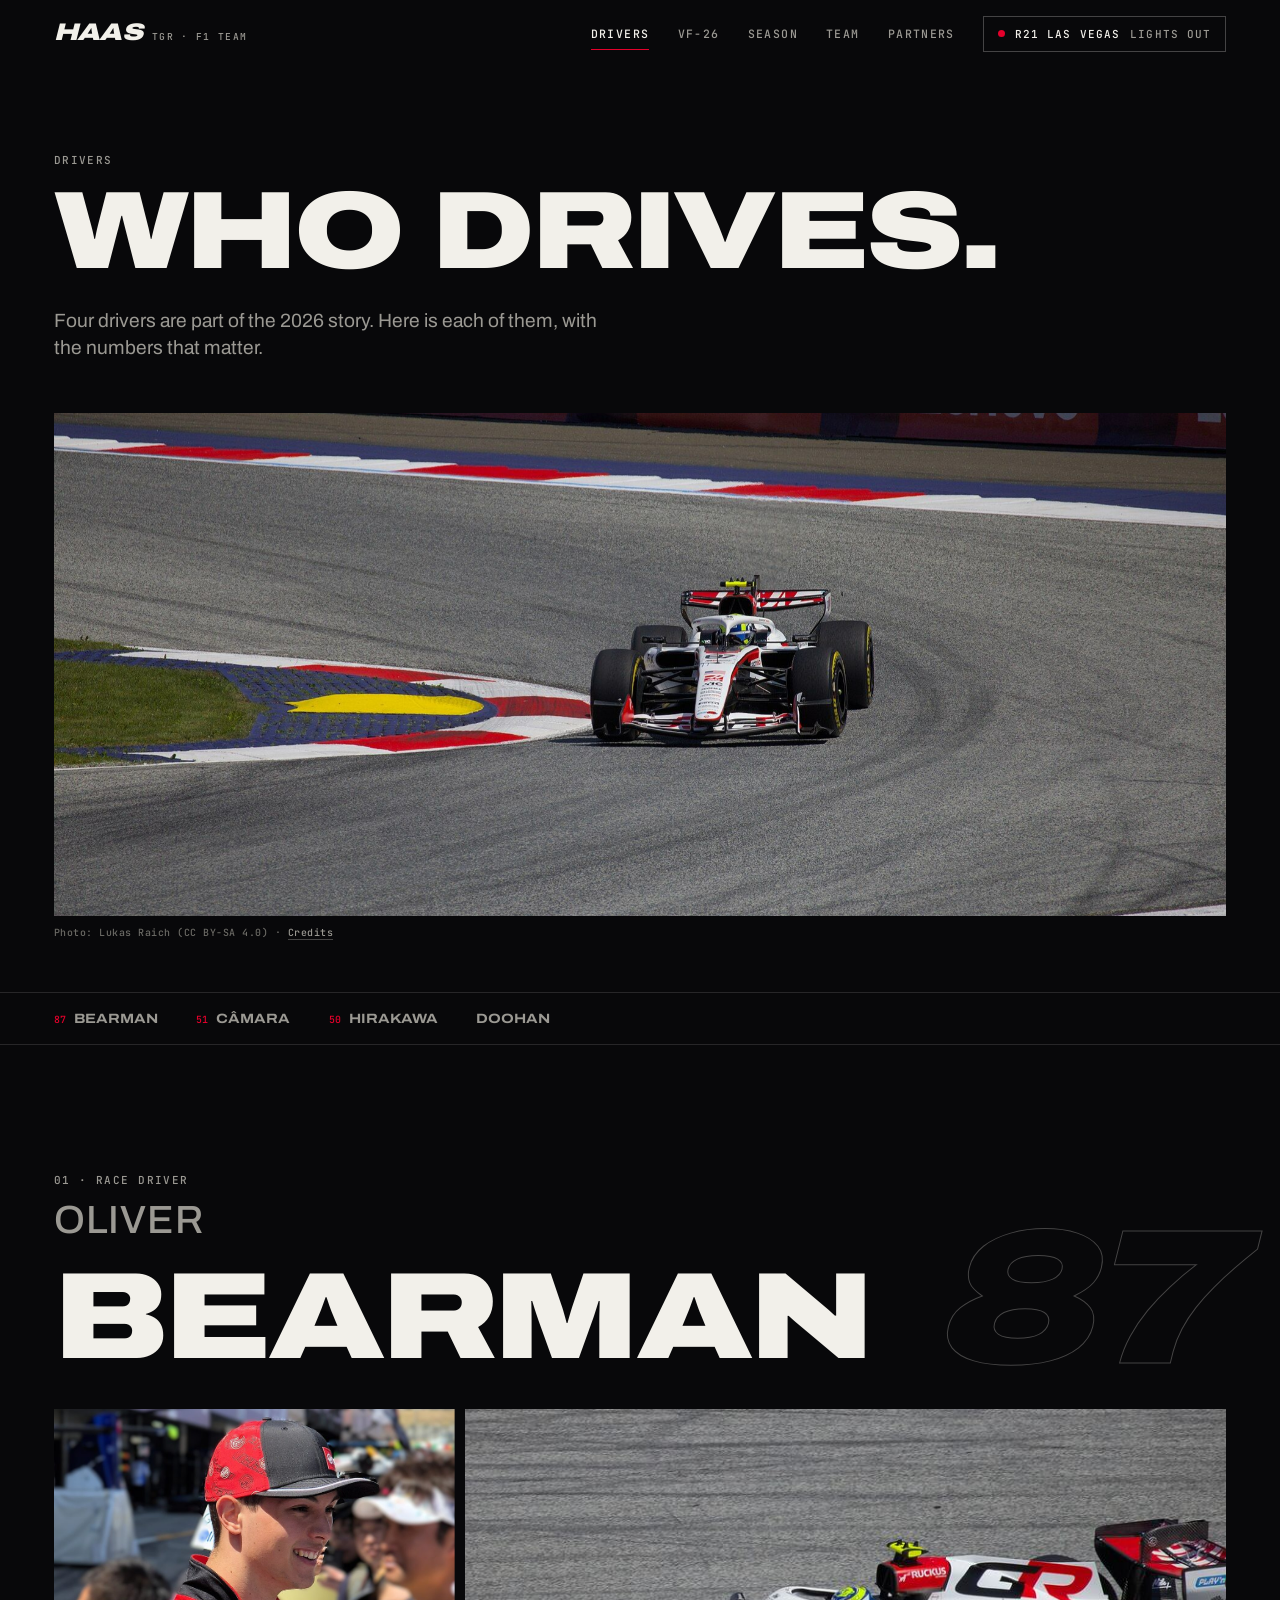
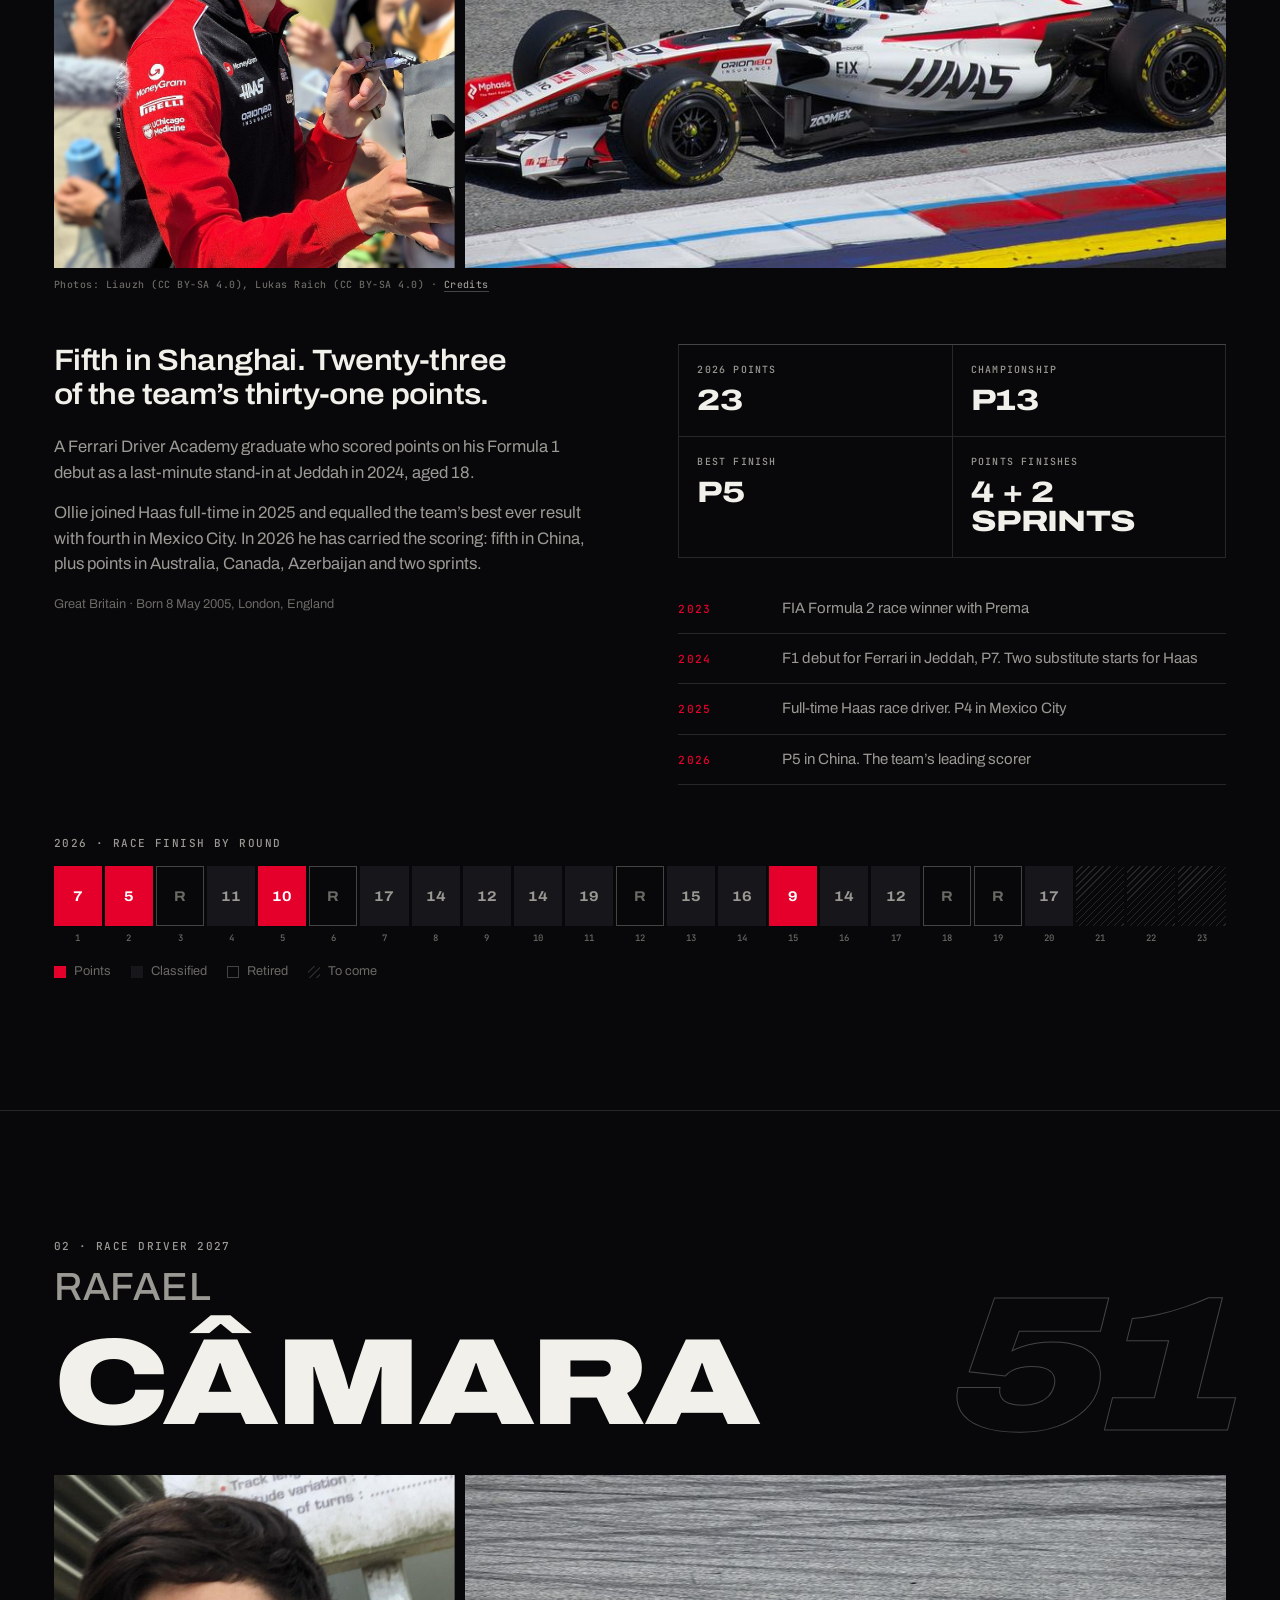
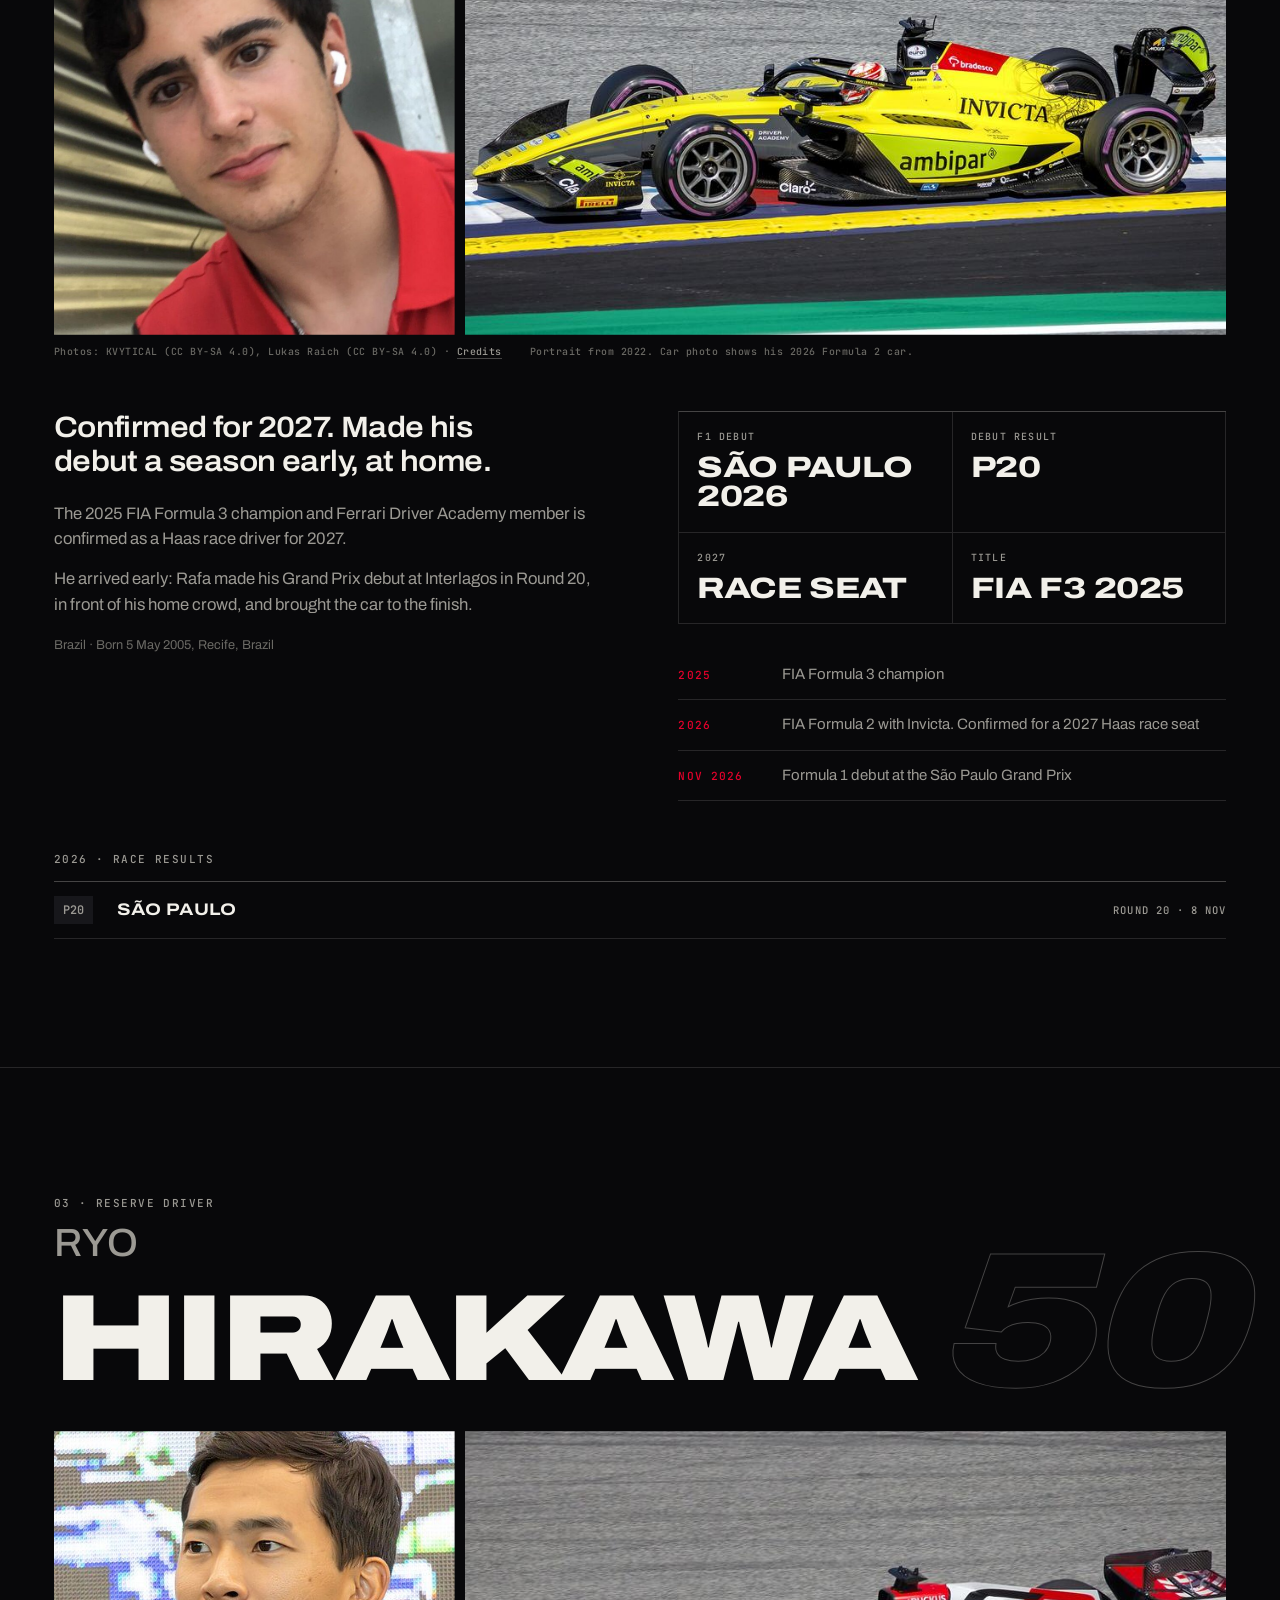
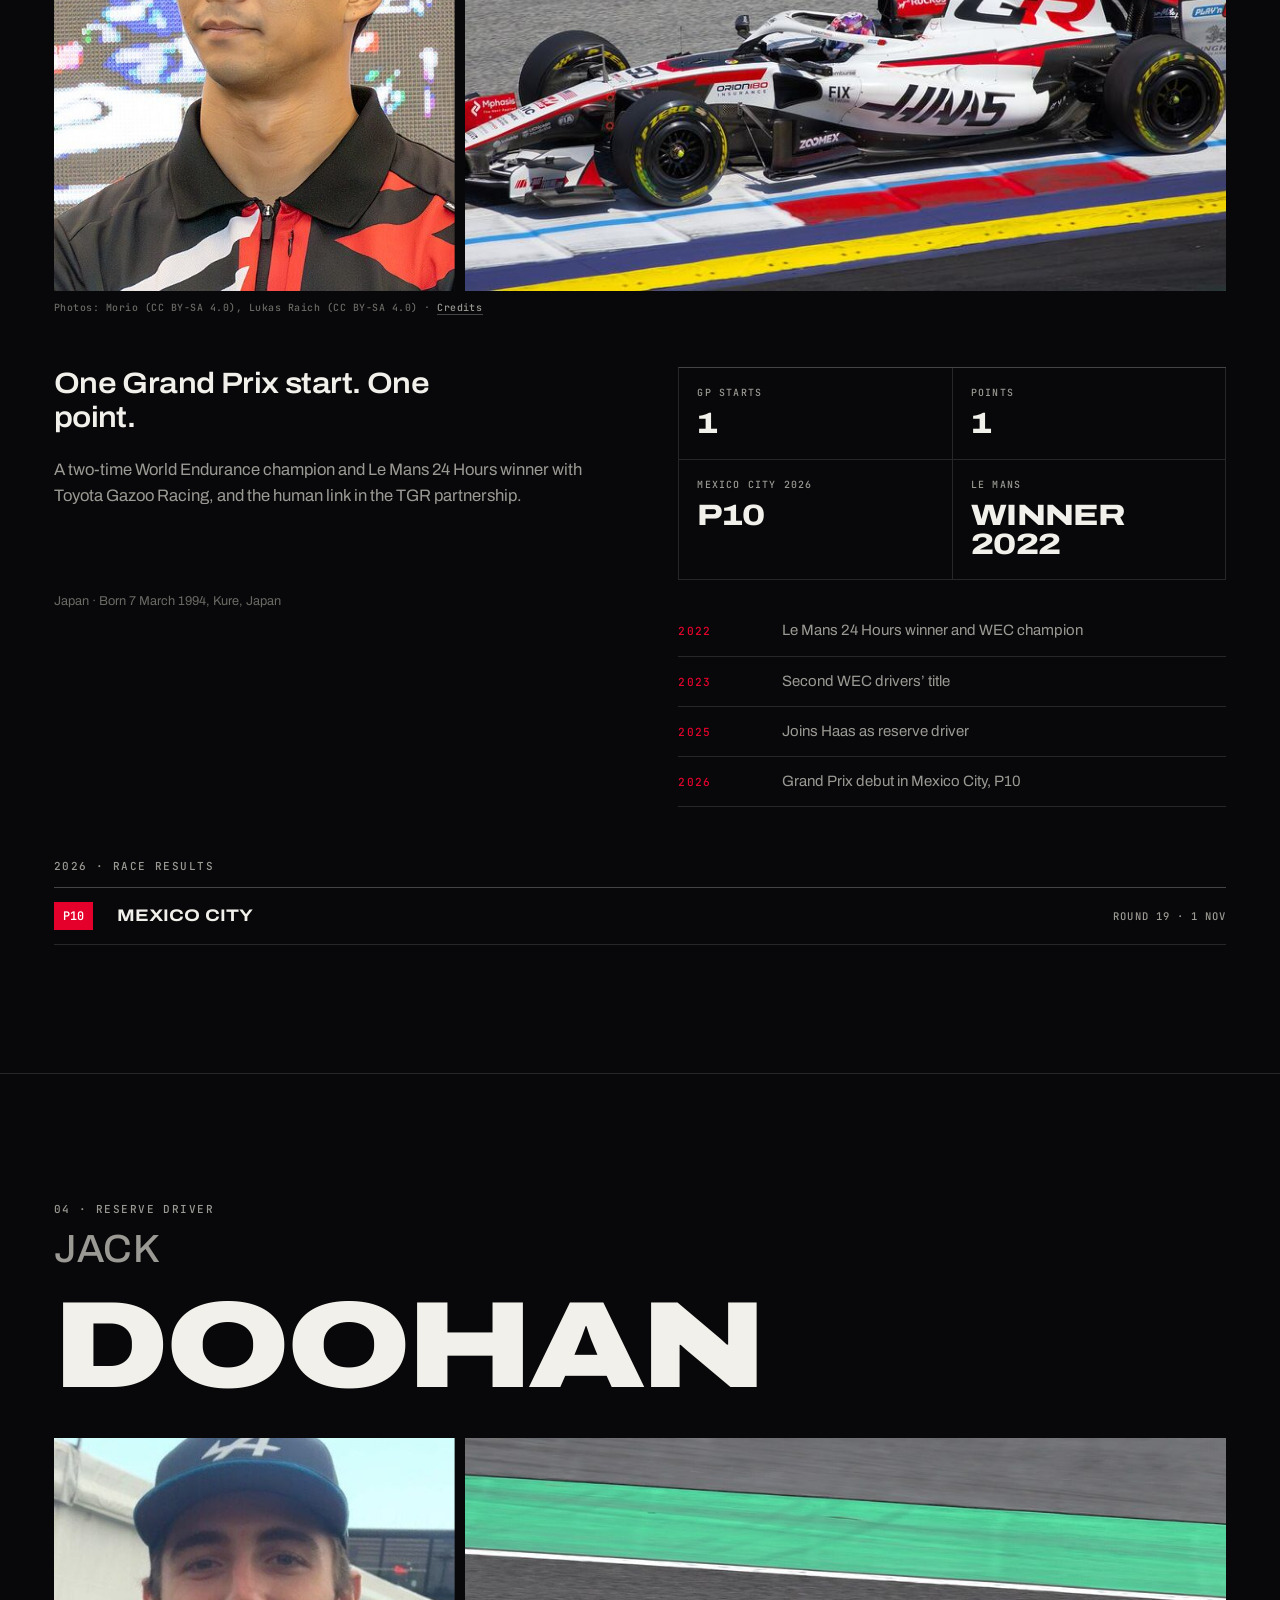
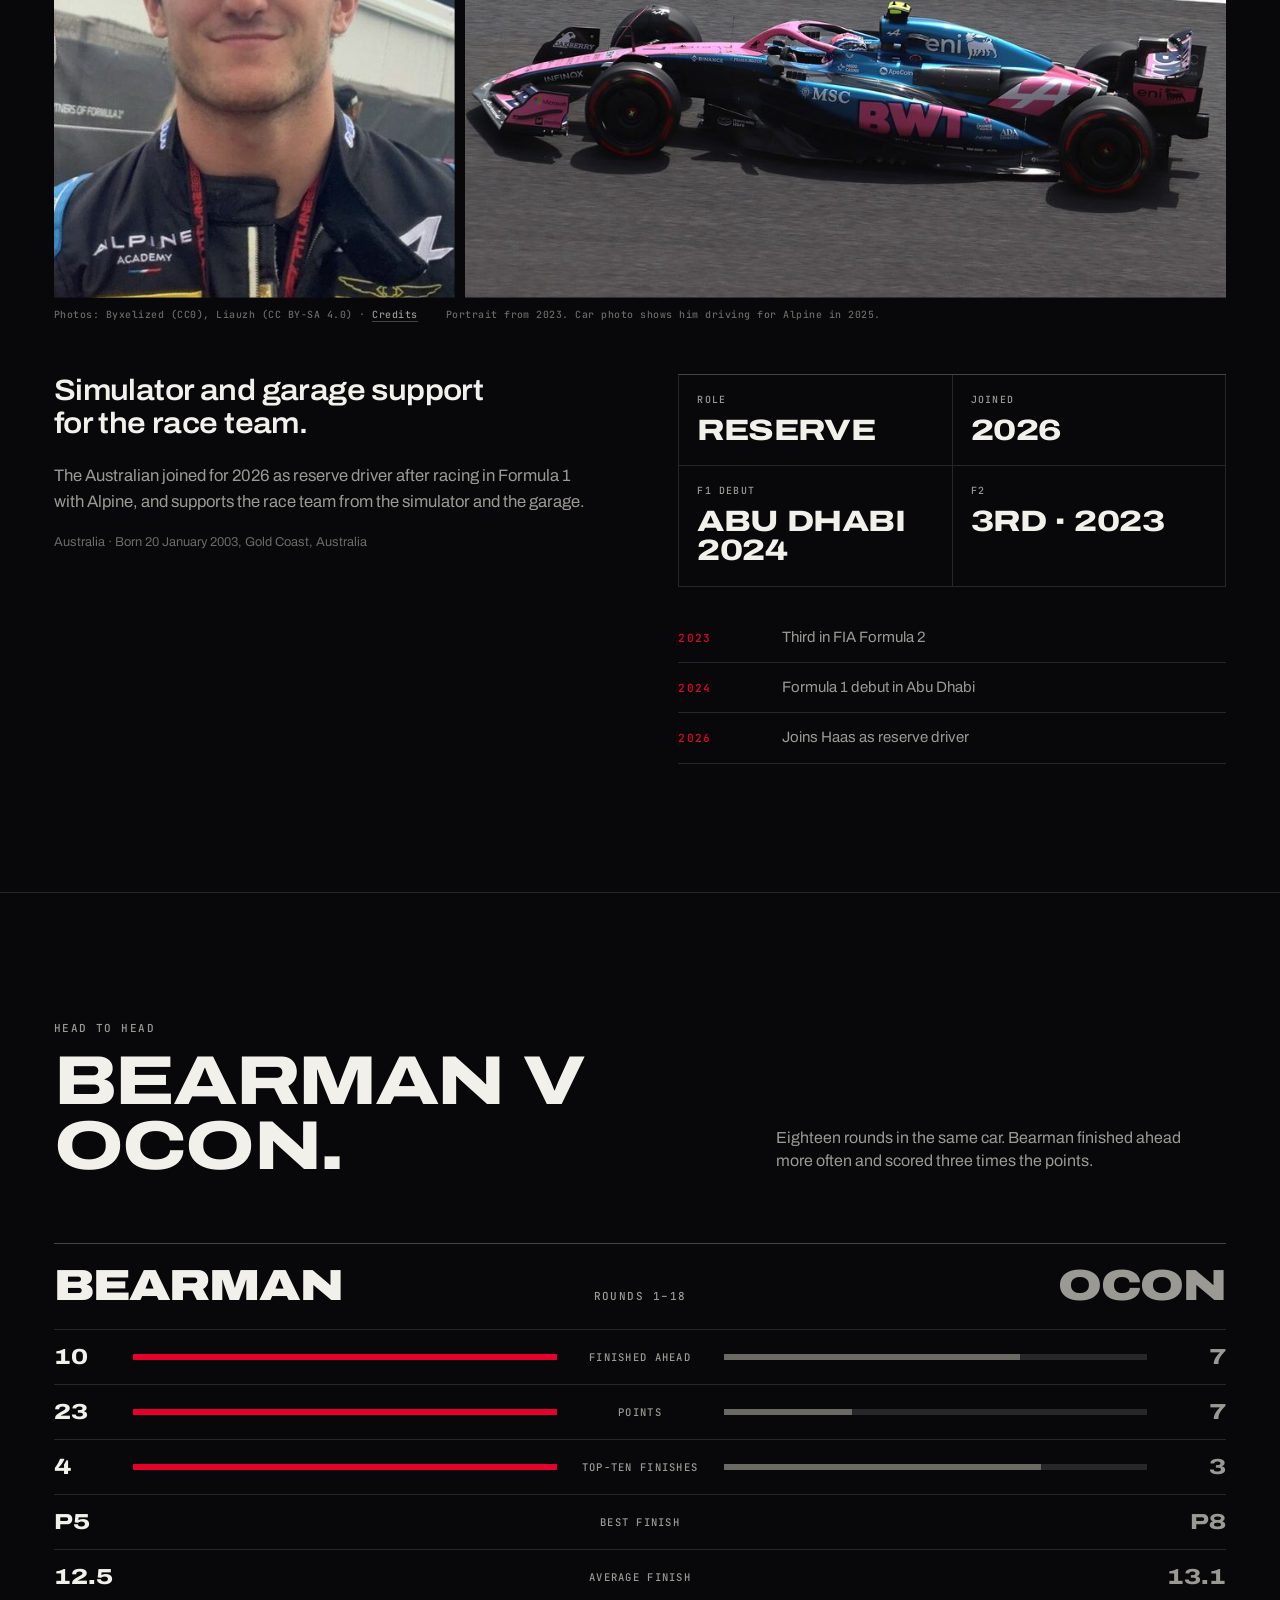
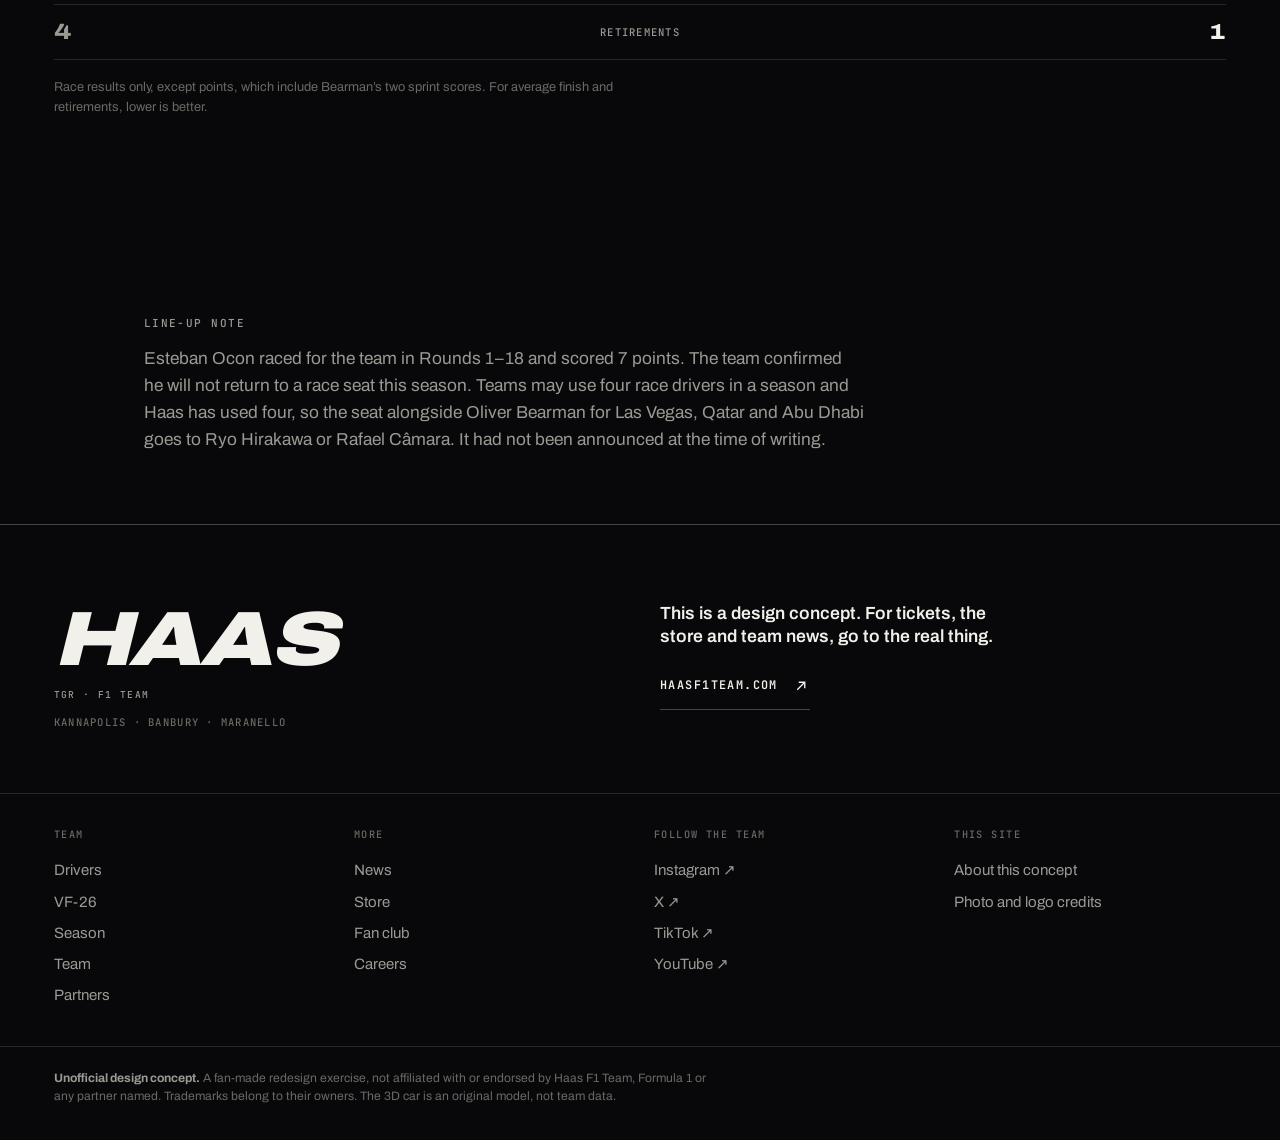
<file: docs/drivers.html>
<!doctype html>
<html lang="en">
<head>
<meta charset="utf-8">
<meta name="viewport" content="width=device-width, initial-scale=1">
<title>Drivers · TGR Haas F1 Team</title>
<meta name="description" content="Oliver Bearman, Rafael Câmara, Ryo Hirakawa and Jack Doohan: the drivers of TGR Haas F1 Team.">
<meta name="theme-color" content="#08080a">
<meta property="og:title" content="Drivers · TGR Haas F1 Team">
<meta property="og:description" content="Oliver Bearman, Rafael Câmara, Ryo Hirakawa and Jack Doohan: the drivers of TGR Haas F1 Team.">
<meta property="og:image" content="assets/img/bear1-1920.jpg">
<link rel="icon" href="assets/favicon.svg" type="image/svg+xml">
<link rel="preload" href="assets/fonts/archivo.woff2" as="font" type="font/woff2" crossorigin>
<link rel="stylesheet" href="assets/style.css">

<script>document.documentElement.classList.add('js')</script>
</head>
<body data-page="drivers.html">
<a class="skip" href="#main">Skip to content</a>
<div class="prog" aria-hidden="true"></div>
<header class="hdr">
  <a class="hdr__logo" href="index.html" aria-label="TGR Haas F1 Team, home"><span class="logo"><b>HAAS</b><i>TGR · F1 Team</i></span></a>
  <nav class="hdr__nav" aria-label="Main"><a href="drivers.html" aria-current="page">Drivers</a><a href="car.html">VF-26</a><a href="season.html">Season</a><a href="team.html">Team</a><a href="partners.html">Partners</a></nav>
  <a class="hdr__race" href="season.html"><span class="live"></span><span>R21 Las Vegas</span><b data-countdown-short></b></a>
  <button class="hdr__menu" aria-expanded="false" aria-controls="menu" aria-label="Menu"><i></i><i></i></button>
</header>
<div class="menu" id="menu" hidden>
  <nav aria-label="Mobile"><a href="index.html" style="--i:0"><small>01</small>Home</a><a href="drivers.html" style="--i:1" aria-current="page"><small>02</small>Drivers</a><a href="car.html" style="--i:2"><small>03</small>VF-26</a><a href="season.html" style="--i:3"><small>04</small>Season</a><a href="team.html" style="--i:4"><small>05</small>Team</a><a href="partners.html" style="--i:5"><small>06</small>Partners</a></nav>
  <p class="menu__foot"><span class="live"></span> Round 21 · Las Vegas Grand Prix · Sat 21 Nov · 20:00 PST</p>
</div>
<main id="main">
<section class="phero">
  <div class="wrap phero__in">
    <p class="label">Drivers</p>
    <h1 class="display phero__t">Who drives.</h1>
    <p class="phero__sub">Four drivers are part of the 2026 story. Here is each of them, with the numbers that matter.</p>
  </div>
  <div class="wrap phero__media"><figure class="ph phero__ph"><img src="assets/img/bear4-1920.jpg" srcset="assets/img/bear4-960.jpg 960w, assets/img/bear4-1920.jpg 1920w" sizes="100vw" alt="Oliver Bearman’s Haas VF-26 seen head-on through a corner" fetchpriority="high" decoding="async" style="object-position:50% 34%"></figure><p class="by">Photo: Lukas Raich (CC BY-SA 4.0) · <a href="credits.html">Credits</a></p></div>
</section><nav class="subnav" aria-label="Drivers"><div class="wrap"><a href="#bearman"><small>87</small>Bearman</a><a href="#camara"><small>51</small>Câmara</a><a href="#hirakawa"><small>50</small>Hirakawa</a><a href="#doohan">Doohan</a></div></nav>
<section class="prof" id="bearman">
  <div class="wrap">
    <div class="prof__head">
      <div>
        <p class="label" data-reveal>01 · Race driver</p>
        <h2 class="display prof__n" data-reveal><small>Oliver</small>Bearman</h2>
      </div>
      <p class="prof__num display" aria-label="Car number 87">87</p>
    </div>
    <div class="prof__media" data-reveal><figure class="ph prof__ph prof__ph--p"><img src="assets/img/bearP-1920.jpg" srcset="assets/img/bearP-960.jpg 960w, assets/img/bearP-1920.jpg 1920w" sizes="(min-width: 1000px) 34vw, 100vw" alt="Oliver Bearman in Haas team kit" loading="lazy" decoding="async"></figure><figure class="ph prof__ph"><img src="assets/img/bear1-1920.jpg" srcset="assets/img/bear1-960.jpg 960w, assets/img/bear1-1920.jpg 1920w" sizes="(min-width: 1000px) 62vw, 100vw" alt="Oliver Bearman’s Haas VF-26 at speed at the Red Bull Ring" loading="lazy" decoding="async"></figure></div><div class="prof__by"><p class="by">Photos: Liauzh (CC BY-SA 4.0), Lukas Raich (CC BY-SA 4.0) · <a href="credits.html">Credits</a></p></div>
    <div class="prof__grid">
      <div>
        <p class="prof__line" data-reveal>Fifth in Shanghai. Twenty-three of the team’s thirty-one points.</p>
        <p class="prof__bio" data-reveal>A Ferrari Driver Academy graduate who scored points on his Formula 1 debut as a last-minute stand-in at Jeddah in 2024, aged 18.</p><p class="prof__bio" data-reveal>Ollie joined Haas full-time in 2025 and equalled the team’s best ever result with fourth in Mexico City. In 2026 he has carried the scoring: fifth in China, plus points in Australia, Canada, Azerbaijan and two sprints.</p>
        <p class="fine" data-reveal>Great Britain · Born 8 May 2005, London, England</p>
      </div>
      <div>
        <dl class="tiles" data-reveal><div><dt>2026 points</dt><dd>23</dd></div><div><dt>Championship</dt><dd>P13</dd></div><div><dt>Best finish</dt><dd>P5</dd></div><div><dt>Points finishes</dt><dd>4 + 2 sprints</dd></div></dl>
        <ol class="tl"><li data-reveal><b>2023</b><span>FIA Formula 2 race winner with Prema</span></li><li data-reveal><b>2024</b><span>F1 debut for Ferrari in Jeddah, P7. Two substitute starts for Haas</span></li><li data-reveal><b>2025</b><span>Full-time Haas race driver. P4 in Mexico City</span></li><li data-reveal><b>2026</b><span>P5 in China. The team’s leading scorer</span></li></ol>
      </div>
    </div>
    <div class="form" data-reveal>
  <p class="label">2026 · race finish by round</p>
  <ol class="form__s"><li class="pts" style="--i:0" title="R1 Australia: P7"><b>7</b><span>1</span></li><li class="pts" style="--i:1" title="R2 China: P5"><b>5</b><span>2</span></li><li class="ret" style="--i:2" title="R3 Japan: Ret"><b>R</b><span>3</span></li><li class="out" style="--i:3" title="R4 Miami: P11"><b>11</b><span>4</span></li><li class="pts" style="--i:4" title="R5 Canada: P10"><b>10</b><span>5</span></li><li class="ret" style="--i:5" title="R6 Monaco: Ret"><b>R</b><span>6</span></li><li class="out" style="--i:6" title="R7 Barcelona-Catalunya: P17"><b>17</b><span>7</span></li><li class="out" style="--i:7" title="R8 Austria: P14"><b>14</b><span>8</span></li><li class="out" style="--i:8" title="R9 Great Britain: P12"><b>12</b><span>9</span></li><li class="out" style="--i:9" title="R10 Belgium: P14"><b>14</b><span>10</span></li><li class="out" style="--i:10" title="R11 Hungary: P19"><b>19</b><span>11</span></li><li class="ret" style="--i:11" title="R12 Netherlands: Ret"><b>R</b><span>12</span></li><li class="out" style="--i:12" title="R13 Italy: P15"><b>15</b><span>13</span></li><li class="out" style="--i:13" title="R14 Spain: P16"><b>16</b><span>14</span></li><li class="pts" style="--i:14" title="R15 Azerbaijan: P9"><b>9</b><span>15</span></li><li class="out" style="--i:15" title="R16 Bahrain (in Malaysia): P14"><b>14</b><span>16</span></li><li class="out" style="--i:16" title="R17 Singapore: P12"><b>12</b><span>17</span></li><li class="ret" style="--i:17" title="R18 United States: Ret"><b>R</b><span>18</span></li><li class="ret" style="--i:18" title="R19 Mexico City: Ret"><b>R</b><span>19</span></li><li class="out" style="--i:19" title="R20 São Paulo: P17"><b>17</b><span>20</span></li><li class="tbd" style="--i:20" title="R21 Las Vegas: to come"><b></b><span>21</span></li><li class="tbd" style="--i:21" title="R22 Qatar: to come"><b></b><span>22</span></li><li class="tbd" style="--i:22" title="R23 Abu Dhabi: to come"><b></b><span>23</span></li></ol>
  <p class="fine"><i class="k pts"></i>Points <i class="k out"></i>Classified <i class="k ret"></i>Retired <i class="k tbd"></i>To come</p>
</div>
  </div>
</section>
<section class="prof" id="camara">
  <div class="wrap">
    <div class="prof__head">
      <div>
        <p class="label" data-reveal>02 · Race driver 2027</p>
        <h2 class="display prof__n" data-reveal><small>Rafael</small>Câmara</h2>
      </div>
      <p class="prof__num display" aria-label="Car number 51">51</p>
    </div>
    <div class="prof__media" data-reveal><figure class="ph prof__ph prof__ph--p"><img src="assets/img/camP-1920.jpg" srcset="assets/img/camP-960.jpg 960w, assets/img/camP-1920.jpg 1920w" sizes="(min-width: 1000px) 34vw, 100vw" alt="Rafael Câmara, pictured in 2022" loading="lazy" decoding="async"></figure><figure class="ph prof__ph"><img src="assets/img/cam1-1920.jpg" srcset="assets/img/cam1-960.jpg 960w, assets/img/cam1-1920.jpg 1920w" sizes="(min-width: 1000px) 62vw, 100vw" alt="Rafael Câmara in his Invicta Formula 2 car at the Red Bull Ring" loading="lazy" decoding="async"></figure></div><div class="prof__by"><p class="by">Photos: KVYTICAL (CC BY-SA 4.0), Lukas Raich (CC BY-SA 4.0) · <a href="credits.html">Credits</a></p><p class="by">Portrait from 2022. Car photo shows his 2026 Formula 2 car.</p></div>
    <div class="prof__grid">
      <div>
        <p class="prof__line" data-reveal>Confirmed for 2027. Made his debut a season early, at home.</p>
        <p class="prof__bio" data-reveal>The 2025 FIA Formula 3 champion and Ferrari Driver Academy member is confirmed as a Haas race driver for 2027.</p><p class="prof__bio" data-reveal>He arrived early: Rafa made his Grand Prix debut at Interlagos in Round 20, in front of his home crowd, and brought the car to the finish.</p>
        <p class="fine" data-reveal>Brazil · Born 5 May 2005, Recife, Brazil</p>
      </div>
      <div>
        <dl class="tiles" data-reveal><div><dt>F1 debut</dt><dd>São Paulo 2026</dd></div><div><dt>Debut result</dt><dd>P20</dd></div><div><dt>2027</dt><dd>Race seat</dd></div><div><dt>Title</dt><dd>FIA F3 2025</dd></div></dl>
        <ol class="tl"><li data-reveal><b>2025</b><span>FIA Formula 3 champion</span></li><li data-reveal><b>2026</b><span>FIA Formula 2 with Invicta. Confirmed for a 2027 Haas race seat</span></li><li data-reveal><b>Nov 2026</b><span>Formula 1 debut at the São Paulo Grand Prix</span></li></ol>
      </div>
    </div>
    <div class="form" data-reveal><p class="label">2026 · race results</p><ul class="starts"><li><span class="r r--out">P20</span><b>São Paulo</b><em>Round 20 · 8 Nov</em></li></ul></div>
  </div>
</section>
<section class="prof" id="hirakawa">
  <div class="wrap">
    <div class="prof__head">
      <div>
        <p class="label" data-reveal>03 · Reserve driver</p>
        <h2 class="display prof__n" data-reveal><small>Ryo</small>Hirakawa</h2>
      </div>
      <p class="prof__num display" aria-label="Car number 50">50</p>
    </div>
    <div class="prof__media" data-reveal><figure class="ph prof__ph prof__ph--p"><img src="assets/img/hiraP-1920.jpg" srcset="assets/img/hiraP-960.jpg 960w, assets/img/hiraP-1920.jpg 1920w" sizes="(min-width: 1000px) 34vw, 100vw" alt="Ryo Hirakawa in Toyota Gazoo Racing team kit" loading="lazy" decoding="async"></figure><figure class="ph prof__ph"><img src="assets/img/hira1-1920.jpg" srcset="assets/img/hira1-960.jpg 960w, assets/img/hira1-1920.jpg 1920w" sizes="(min-width: 1000px) 62vw, 100vw" alt="Ryo Hirakawa driving the Haas VF-26 in practice at the Red Bull Ring" loading="lazy" decoding="async"></figure></div><div class="prof__by"><p class="by">Photos: Morio (CC BY-SA 4.0), Lukas Raich (CC BY-SA 4.0) · <a href="credits.html">Credits</a></p></div>
    <div class="prof__grid">
      <div>
        <p class="prof__line" data-reveal>One Grand Prix start. One point.</p>
        <p class="prof__bio" data-reveal>A two-time World Endurance champion and Le Mans 24 Hours winner with Toyota Gazoo Racing, and the human link in the TGR partnership.</p><p class="prof__bio" data-reveal>Called up for Mexico City in Round 19, Ryo finished tenth and scored on his Grand Prix debut.</p>
        <p class="fine" data-reveal>Japan · Born 7 March 1994, Kure, Japan</p>
      </div>
      <div>
        <dl class="tiles" data-reveal><div><dt>GP starts</dt><dd>1</dd></div><div><dt>Points</dt><dd>1</dd></div><div><dt>Mexico City 2026</dt><dd>P10</dd></div><div><dt>Le Mans</dt><dd>Winner 2022</dd></div></dl>
        <ol class="tl"><li data-reveal><b>2022</b><span>Le Mans 24 Hours winner and WEC champion</span></li><li data-reveal><b>2023</b><span>Second WEC drivers’ title</span></li><li data-reveal><b>2025</b><span>Joins Haas as reserve driver</span></li><li data-reveal><b>2026</b><span>Grand Prix debut in Mexico City, P10</span></li></ol>
      </div>
    </div>
    <div class="form" data-reveal><p class="label">2026 · race results</p><ul class="starts"><li><span class="r r--pts">P10</span><b>Mexico City</b><em>Round 19 · 1 Nov</em></li></ul></div>
  </div>
</section>
<section class="prof" id="doohan">
  <div class="wrap">
    <div class="prof__head">
      <div>
        <p class="label" data-reveal>04 · Reserve driver</p>
        <h2 class="display prof__n" data-reveal><small>Jack</small>Doohan</h2>
      </div>
      
    </div>
    <div class="prof__media" data-reveal><figure class="ph prof__ph prof__ph--p"><img src="assets/img/doohP-1920.jpg" srcset="assets/img/doohP-960.jpg 960w, assets/img/doohP-1920.jpg 1920w" sizes="(min-width: 1000px) 34vw, 100vw" alt="Jack Doohan, pictured in 2023" loading="lazy" decoding="async"></figure><figure class="ph prof__ph"><img src="assets/img/doohA-1920.jpg" srcset="assets/img/doohA-960.jpg 960w, assets/img/doohA-1920.jpg 1920w" sizes="(min-width: 1000px) 62vw, 100vw" alt="Jack Doohan driving for Alpine at the 2025 Japanese Grand Prix" loading="lazy" decoding="async"></figure></div><div class="prof__by"><p class="by">Photos: Byxelized (CC0), Liauzh (CC BY-SA 4.0) · <a href="credits.html">Credits</a></p><p class="by">Portrait from 2023. Car photo shows him driving for Alpine in 2025.</p></div>
    <div class="prof__grid">
      <div>
        <p class="prof__line" data-reveal>Simulator and garage support for the race team.</p>
        <p class="prof__bio" data-reveal>The Australian joined for 2026 as reserve driver after racing in Formula 1 with Alpine, and supports the race team from the simulator and the garage.</p>
        <p class="fine" data-reveal>Australia · Born 20 January 2003, Gold Coast, Australia</p>
      </div>
      <div>
        <dl class="tiles" data-reveal><div><dt>Role</dt><dd>Reserve</dd></div><div><dt>Joined</dt><dd>2026</dd></div><div><dt>F1 debut</dt><dd>Abu Dhabi 2024</dd></div><div><dt>F2</dt><dd>3rd · 2023</dd></div></dl>
        <ol class="tl"><li data-reveal><b>2023</b><span>Third in FIA Formula 2</span></li><li data-reveal><b>2024</b><span>Formula 1 debut in Abu Dhabi</span></li><li data-reveal><b>2026</b><span>Joins Haas as reserve driver</span></li></ol>
      </div>
    </div>
    
  </div>
</section>
<section class="sec">
  <div class="wrap">
    <header class="sh"><p class="label" data-reveal>Head to head</p><h2 class="display sh__t" data-reveal>Bearman v Ocon.</h2><p class="sh__sub" data-reveal>Eighteen rounds in the same car. Bearman finished ahead more often and scored three times the points.</p></header>
    
<div class="duel" data-reveal>
  <div class="duel__h"><b class="display">Bearman</b><span class="label">Rounds 1–18</span><b class="display">Ocon</b></div>
  <div class="duel__r is-a"><span class="duel__v">10</span><i class="duel__bar duel__bar--a"><u style="--w:100%"></u></i><span class="duel__l">Finished ahead</span><i class="duel__bar"><u style="--w:70%"></u></i><span class="duel__v">7</span></div><div class="duel__r is-a"><span class="duel__v">23</span><i class="duel__bar duel__bar--a"><u style="--w:100%"></u></i><span class="duel__l">Points</span><i class="duel__bar"><u style="--w:30.434782608695656%"></u></i><span class="duel__v">7</span></div><div class="duel__r is-a"><span class="duel__v">4</span><i class="duel__bar duel__bar--a"><u style="--w:100%"></u></i><span class="duel__l">Top-ten finishes</span><i class="duel__bar"><u style="--w:75%"></u></i><span class="duel__v">3</span></div><div class="duel__r is-a no-bar"><span class="duel__v">P5</span><i class="duel__bar duel__bar--a"><u style="--w:62.5%"></u></i><span class="duel__l">Best finish</span><i class="duel__bar"><u style="--w:100%"></u></i><span class="duel__v">P8</span></div><div class="duel__r is-a no-bar"><span class="duel__v">12.5</span><i class="duel__bar duel__bar--a"><u style="--w:95.41984732824427%"></u></i><span class="duel__l">Average finish</span><i class="duel__bar"><u style="--w:100%"></u></i><span class="duel__v">13.1</span></div><div class="duel__r is-b no-bar"><span class="duel__v">4</span><i class="duel__bar duel__bar--a"><u style="--w:100%"></u></i><span class="duel__l">Retirements</span><i class="duel__bar"><u style="--w:25%"></u></i><span class="duel__v">1</span></div>
  <p class="fine">Race results only, except points, which include Bearman’s two sprint scores. For average finish and retirements, lower is better.</p>
</div>
  </div>
</section>

<section class="sec sec--tight"><div class="wrap note" data-reveal>
  <p class="label">Line-up note</p>
  <p>Esteban Ocon raced for the team in Rounds 1–18 and scored 7 points. The team confirmed he will not return to a race seat this season. Teams may use four race drivers in a season and Haas has used four, so the seat alongside Oliver Bearman for Las Vegas, Qatar and Abu Dhabi goes to Ryo Hirakawa or Rafael Câmara. It had not been announced at the time of writing.</p>
</div></section></main>
<footer class="ftr">
  <div class="wrap ftr__top">
    <div class="ftr__brand"><span class="logo"><b>HAAS</b><i>TGR · F1 Team</i></span><p>Kannapolis · Banbury · Maranello</p></div>
    <div class="ftr__off">
      <p class="ftr__offt">This is a design concept. For tickets, the store and team news, go to the real thing.</p>
      <a class="cta " href="https://www.haasf1team.com/" target="_blank" rel="noopener"><span>haasf1team.com</span><svg class="arr" viewBox="0 0 24 24" aria-hidden="true"><path d="M7 17 17 7M9 7h8v8" fill="none" stroke="currentColor" stroke-width="1.8"/></svg></a>
    </div>
  </div>
  <div class="wrap ftr__cols">
    <div><h2>Team</h2><a href="drivers.html">Drivers</a><a href="car.html">VF-26</a><a href="season.html">Season</a><a href="team.html">Team</a><a href="partners.html">Partners</a></div>
    <div><h2>More</h2><a href="index.html#news">News</a><a href="index.html#store">Store</a><a href="index.html#fans">Fan club</a><a href="team.html#careers">Careers</a></div>
    <div><h2>Follow the team</h2><a href="https://www.instagram.com/haasf1team/" target="_blank" rel="noopener">Instagram ↗</a><a href="https://x.com/HaasF1Team" target="_blank" rel="noopener">X ↗</a><a href="https://www.tiktok.com/@haasf1team" target="_blank" rel="noopener">TikTok ↗</a><a href="https://www.youtube.com/@HaasF1Team" target="_blank" rel="noopener">YouTube ↗</a></div>
    <div><h2>This site</h2><a href="credits.html#about">About this concept</a><a href="credits.html">Photo and logo credits</a></div>
  </div>
  <div class="wrap ftr__legal">
    <p><strong>Unofficial design concept.</strong> A fan-made redesign exercise, not affiliated with or endorsed by Haas F1 Team, Formula 1 or any partner named. Trademarks belong to their owners. The 3D car is an original model, not team data.</p>
  </div>
</footer>
<script src="assets/main.js" defer></script>

</body>
</html>
</file>
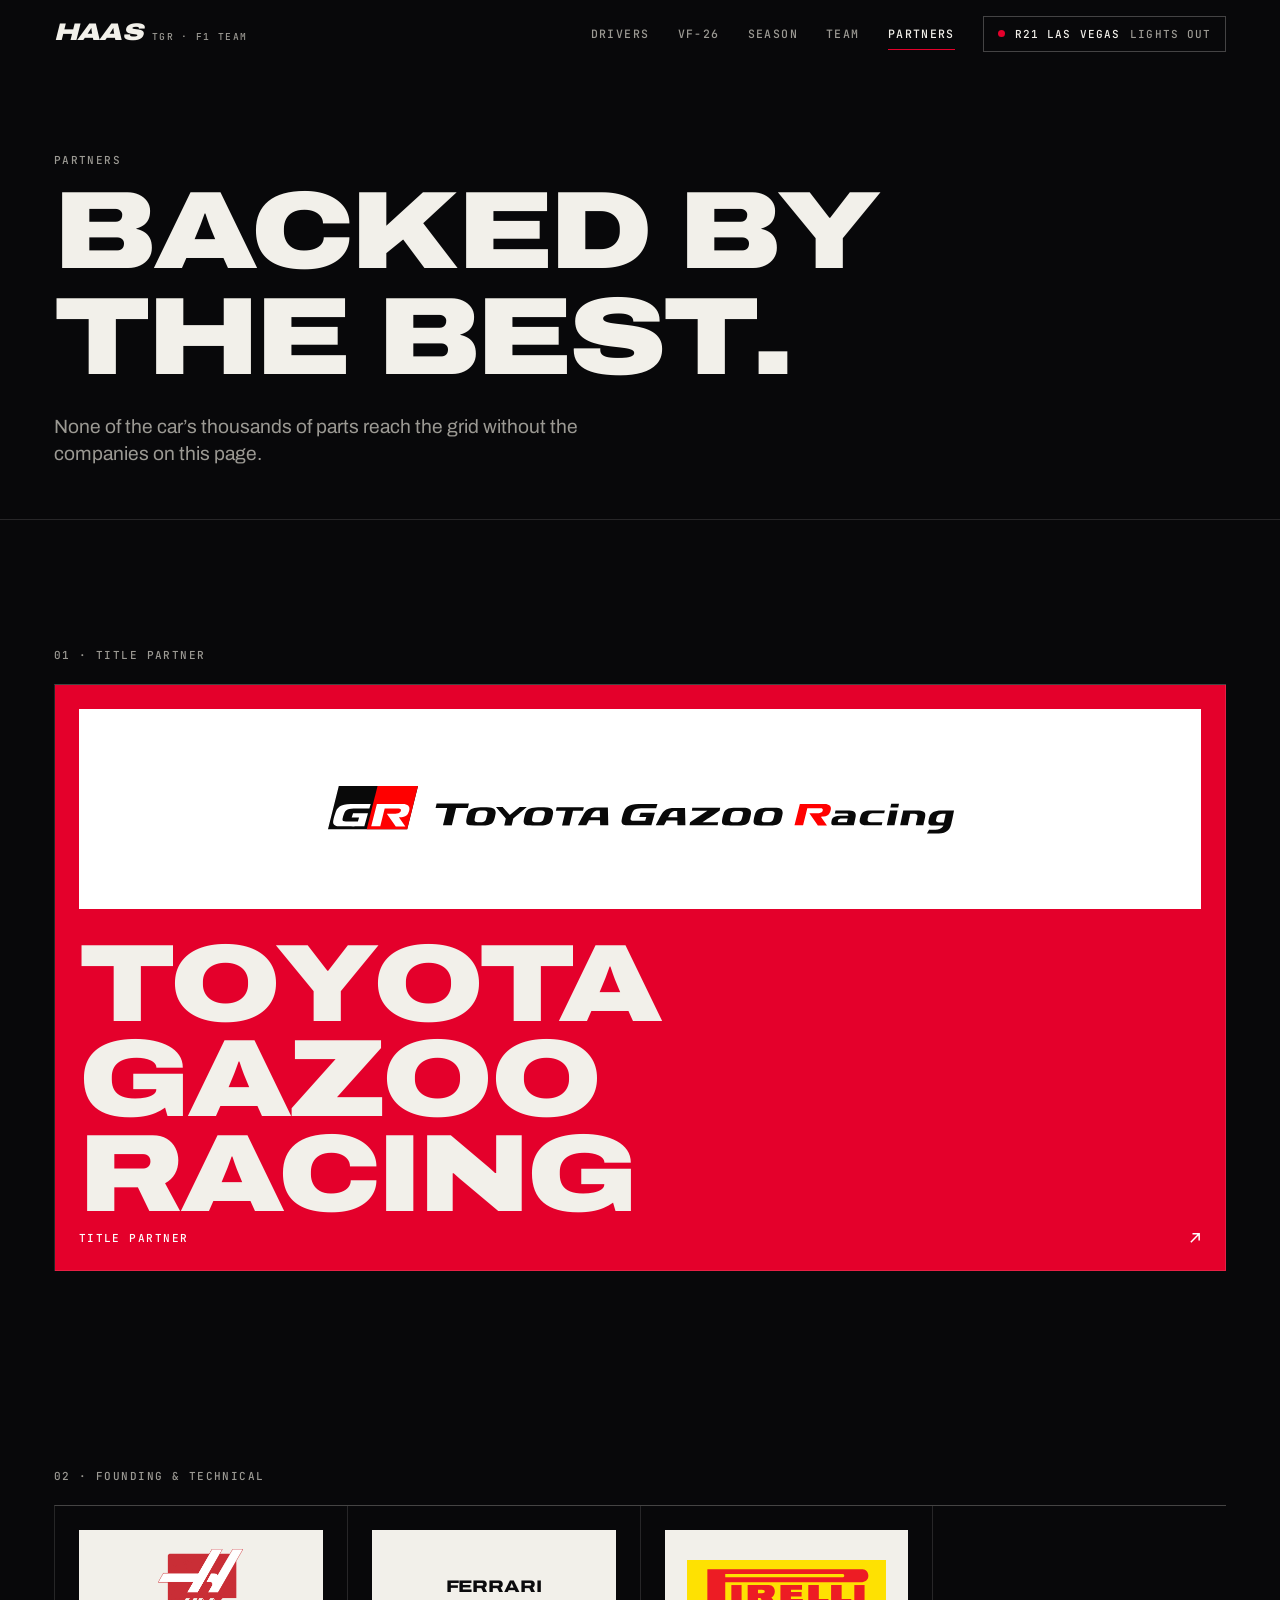
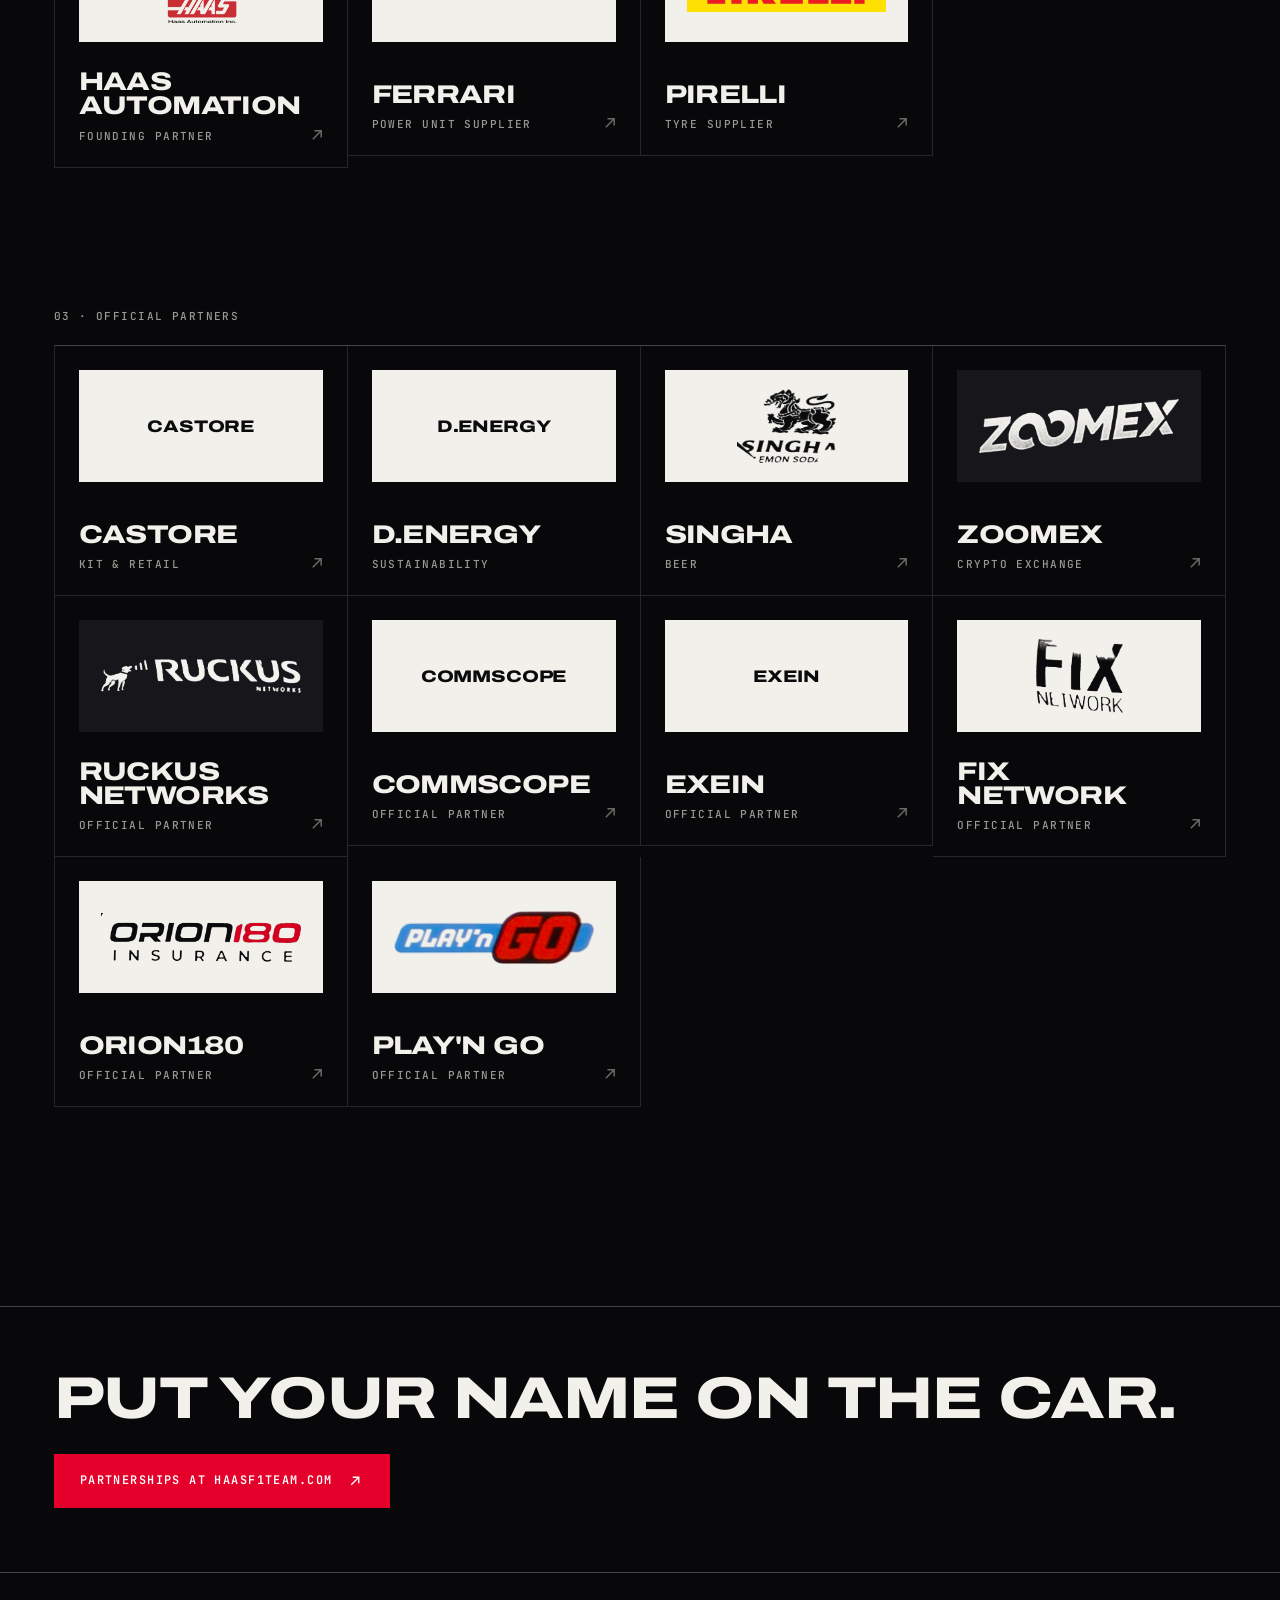
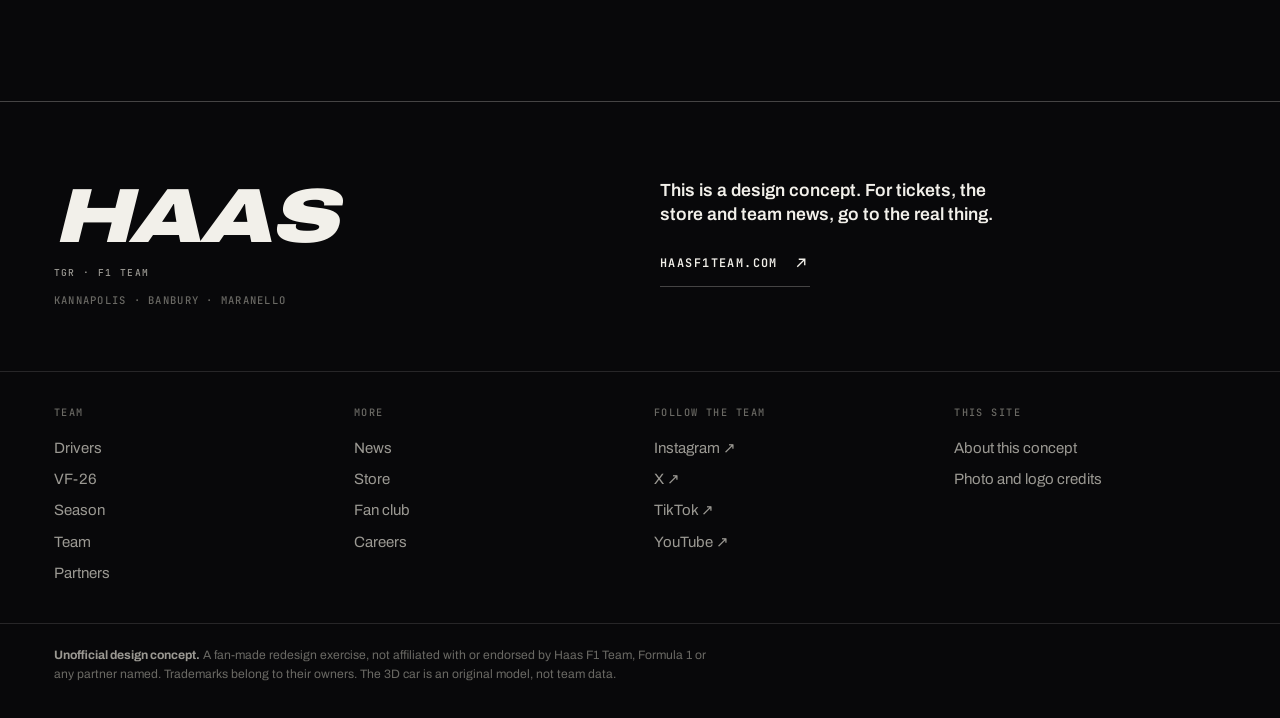
<file: docs/partners.html>
<!doctype html>
<html lang="en">
<head>
<meta charset="utf-8">
<meta name="viewport" content="width=device-width, initial-scale=1">
<title>Partners · TGR Haas F1 Team</title>
<meta name="description" content="The partners behind TGR Haas F1 Team, led by title partner Toyota Gazoo Racing.">
<meta name="theme-color" content="#08080a">
<meta property="og:title" content="Partners · TGR Haas F1 Team">
<meta property="og:description" content="The partners behind TGR Haas F1 Team, led by title partner Toyota Gazoo Racing.">
<meta property="og:image" content="assets/img/bear1-1920.jpg">
<link rel="icon" href="assets/favicon.svg" type="image/svg+xml">
<link rel="preload" href="assets/fonts/archivo.woff2" as="font" type="font/woff2" crossorigin>
<link rel="stylesheet" href="assets/style.css">

<script>document.documentElement.classList.add('js')</script>
</head>
<body data-page="partners.html">
<a class="skip" href="#main">Skip to content</a>
<div class="prog" aria-hidden="true"></div>
<header class="hdr">
  <a class="hdr__logo" href="index.html" aria-label="TGR Haas F1 Team, home"><span class="logo"><b>HAAS</b><i>TGR · F1 Team</i></span></a>
  <nav class="hdr__nav" aria-label="Main"><a href="drivers.html">Drivers</a><a href="car.html">VF-26</a><a href="season.html">Season</a><a href="team.html">Team</a><a href="partners.html" aria-current="page">Partners</a></nav>
  <a class="hdr__race" href="season.html"><span class="live"></span><span>R21 Las Vegas</span><b data-countdown-short></b></a>
  <button class="hdr__menu" aria-expanded="false" aria-controls="menu" aria-label="Menu"><i></i><i></i></button>
</header>
<div class="menu" id="menu" hidden>
  <nav aria-label="Mobile"><a href="index.html" style="--i:0"><small>01</small>Home</a><a href="drivers.html" style="--i:1"><small>02</small>Drivers</a><a href="car.html" style="--i:2"><small>03</small>VF-26</a><a href="season.html" style="--i:3"><small>04</small>Season</a><a href="team.html" style="--i:4"><small>05</small>Team</a><a href="partners.html" style="--i:5" aria-current="page"><small>06</small>Partners</a></nav>
  <p class="menu__foot"><span class="live"></span> Round 21 · Las Vegas Grand Prix · Sat 21 Nov · 20:00 PST</p>
</div>
<main id="main">
<section class="phero">
  <div class="wrap phero__in">
    <p class="label">Partners</p>
    <h1 class="display phero__t">Backed by<br>the best.</h1>
    <p class="phero__sub">None of the car’s thousands of parts reach the grid without the companies on this page.</p>
  </div>
  
</section>
<section class="sec">
  <div class="wrap">
    <p class="label" data-reveal>01 · Title partner</p>
    <ul class="pgrid pgrid--title"><li data-reveal><a href="https://toyotagazooracing.com/" target="_blank" rel="noopener"><span class="plogo"><img src="assets/img/logos/tgr.svg" alt="Toyota Gazoo Racing logo" loading="lazy"></span><h3 class="display">Toyota Gazoo Racing</h3><p class="label">Title Partner</p><svg class="arr" viewBox="0 0 24 24" aria-hidden="true"><path d="M7 17 17 7M9 7h8v8" fill="none" stroke="currentColor" stroke-width="1.8"/></svg></a></li></ul>
  </div>
</section>
<section class="sec sec--tight">
  <div class="wrap">
    <p class="label" data-reveal>02 · Founding & technical</p>
    <ul class="pgrid"><li data-reveal><a href="https://www.haascnc.com/" target="_blank" rel="noopener"><span class="plogo"><img src="assets/img/logos/haas-automation.png" alt="Haas Automation logo" loading="lazy"></span><h3 class="display">Haas Automation</h3><p class="label">Founding Partner</p><svg class="arr" viewBox="0 0 24 24" aria-hidden="true"><path d="M7 17 17 7M9 7h8v8" fill="none" stroke="currentColor" stroke-width="1.8"/></svg></a></li><li data-reveal><a href="https://www.ferrari.com/" target="_blank" rel="noopener"><span class="plogo plogo--name" aria-hidden="true">Ferrari</span><h3 class="display">Ferrari</h3><p class="label">Power Unit Supplier</p><svg class="arr" viewBox="0 0 24 24" aria-hidden="true"><path d="M7 17 17 7M9 7h8v8" fill="none" stroke="currentColor" stroke-width="1.8"/></svg></a></li><li data-reveal><a href="https://www.pirelli.com/" target="_blank" rel="noopener"><span class="plogo"><img src="assets/img/logos/pirelli.svg" alt="Pirelli logo" loading="lazy"></span><h3 class="display">Pirelli</h3><p class="label">Tyre Supplier</p><svg class="arr" viewBox="0 0 24 24" aria-hidden="true"><path d="M7 17 17 7M9 7h8v8" fill="none" stroke="currentColor" stroke-width="1.8"/></svg></a></li></ul>
  </div>
</section>
<section class="sec sec--tight">
  <div class="wrap">
    <p class="label" data-reveal>03 · Official partners</p>
    <ul class="pgrid"><li data-reveal><a href="https://castore.com/" target="_blank" rel="noopener"><span class="plogo plogo--name" aria-hidden="true">Castore</span><h3 class="display">Castore</h3><p class="label">Kit & Retail</p><svg class="arr" viewBox="0 0 24 24" aria-hidden="true"><path d="M7 17 17 7M9 7h8v8" fill="none" stroke="currentColor" stroke-width="1.8"/></svg></a></li><li data-reveal><div class="pgrid__static"><span class="plogo plogo--name" aria-hidden="true">D.Energy</span><h3 class="display">D.Energy</h3><p class="label">Sustainability</p></div></li><li data-reveal><a href="https://www.singha.com/" target="_blank" rel="noopener"><span class="plogo"><img src="assets/img/logos/singha.png" alt="Singha logo" loading="lazy"></span><h3 class="display">Singha</h3><p class="label">Beer</p><svg class="arr" viewBox="0 0 24 24" aria-hidden="true"><path d="M7 17 17 7M9 7h8v8" fill="none" stroke="currentColor" stroke-width="1.8"/></svg></a></li><li data-reveal><a href="https://www.zoomex.com/" target="_blank" rel="noopener"><span class="plogo plogo--dark"><img src="assets/img/logos/zoomex.png" alt="Zoomex logo" loading="lazy"></span><h3 class="display">Zoomex</h3><p class="label">Crypto Exchange</p><svg class="arr" viewBox="0 0 24 24" aria-hidden="true"><path d="M7 17 17 7M9 7h8v8" fill="none" stroke="currentColor" stroke-width="1.8"/></svg></a></li><li data-reveal><a href="https://www.ruckusnetworks.com/" target="_blank" rel="noopener"><span class="plogo plogo--dark"><img src="assets/img/logos/ruckus.png" alt="Ruckus Networks logo" loading="lazy"></span><h3 class="display">Ruckus Networks</h3><p class="label">Official Partner</p><svg class="arr" viewBox="0 0 24 24" aria-hidden="true"><path d="M7 17 17 7M9 7h8v8" fill="none" stroke="currentColor" stroke-width="1.8"/></svg></a></li><li data-reveal><a href="https://www.commscope.com/" target="_blank" rel="noopener"><span class="plogo plogo--name" aria-hidden="true">CommScope</span><h3 class="display">CommScope</h3><p class="label">Official Partner</p><svg class="arr" viewBox="0 0 24 24" aria-hidden="true"><path d="M7 17 17 7M9 7h8v8" fill="none" stroke="currentColor" stroke-width="1.8"/></svg></a></li><li data-reveal><a href="https://www.exein.io/" target="_blank" rel="noopener"><span class="plogo plogo--name" aria-hidden="true">Exein</span><h3 class="display">Exein</h3><p class="label">Official Partner</p><svg class="arr" viewBox="0 0 24 24" aria-hidden="true"><path d="M7 17 17 7M9 7h8v8" fill="none" stroke="currentColor" stroke-width="1.8"/></svg></a></li><li data-reveal><a href="https://www.fixnetwork.com/" target="_blank" rel="noopener"><span class="plogo"><img src="assets/img/logos/fix.png" alt="Fix Network logo" loading="lazy"></span><h3 class="display">Fix Network</h3><p class="label">Official Partner</p><svg class="arr" viewBox="0 0 24 24" aria-hidden="true"><path d="M7 17 17 7M9 7h8v8" fill="none" stroke="currentColor" stroke-width="1.8"/></svg></a></li><li data-reveal><a href="https://www.orion180.com/" target="_blank" rel="noopener"><span class="plogo"><img src="assets/img/logos/orion.png" alt="Orion180 logo" loading="lazy"></span><h3 class="display">Orion180</h3><p class="label">Official Partner</p><svg class="arr" viewBox="0 0 24 24" aria-hidden="true"><path d="M7 17 17 7M9 7h8v8" fill="none" stroke="currentColor" stroke-width="1.8"/></svg></a></li><li data-reveal><a href="https://www.playngo.com/" target="_blank" rel="noopener"><span class="plogo"><img src="assets/img/logos/playngo.png" alt="Play'n GO logo" loading="lazy"></span><h3 class="display">Play'n GO</h3><p class="label">Official Partner</p><svg class="arr" viewBox="0 0 24 24" aria-hidden="true"><path d="M7 17 17 7M9 7h8v8" fill="none" stroke="currentColor" stroke-width="1.8"/></svg></a></li></ul>
  </div>
</section>
<section class="sec"><div class="wrap cta-band" data-reveal>
  <h2 class="display">Put your name on the car.</h2>
  <a class="cta cta--solid" href="https://www.haasf1team.com/partners" target="_blank" rel="noopener"><span>Partnerships at haasf1team.com</span><svg class="arr" viewBox="0 0 24 24" aria-hidden="true"><path d="M7 17 17 7M9 7h8v8" fill="none" stroke="currentColor" stroke-width="1.8"/></svg></a>
</div></section></main>
<footer class="ftr">
  <div class="wrap ftr__top">
    <div class="ftr__brand"><span class="logo"><b>HAAS</b><i>TGR · F1 Team</i></span><p>Kannapolis · Banbury · Maranello</p></div>
    <div class="ftr__off">
      <p class="ftr__offt">This is a design concept. For tickets, the store and team news, go to the real thing.</p>
      <a class="cta " href="https://www.haasf1team.com/" target="_blank" rel="noopener"><span>haasf1team.com</span><svg class="arr" viewBox="0 0 24 24" aria-hidden="true"><path d="M7 17 17 7M9 7h8v8" fill="none" stroke="currentColor" stroke-width="1.8"/></svg></a>
    </div>
  </div>
  <div class="wrap ftr__cols">
    <div><h2>Team</h2><a href="drivers.html">Drivers</a><a href="car.html">VF-26</a><a href="season.html">Season</a><a href="team.html">Team</a><a href="partners.html">Partners</a></div>
    <div><h2>More</h2><a href="index.html#news">News</a><a href="index.html#store">Store</a><a href="index.html#fans">Fan club</a><a href="team.html#careers">Careers</a></div>
    <div><h2>Follow the team</h2><a href="https://www.instagram.com/haasf1team/" target="_blank" rel="noopener">Instagram ↗</a><a href="https://x.com/HaasF1Team" target="_blank" rel="noopener">X ↗</a><a href="https://www.tiktok.com/@haasf1team" target="_blank" rel="noopener">TikTok ↗</a><a href="https://www.youtube.com/@HaasF1Team" target="_blank" rel="noopener">YouTube ↗</a></div>
    <div><h2>This site</h2><a href="credits.html#about">About this concept</a><a href="credits.html">Photo and logo credits</a></div>
  </div>
  <div class="wrap ftr__legal">
    <p><strong>Unofficial design concept.</strong> A fan-made redesign exercise, not affiliated with or endorsed by Haas F1 Team, Formula 1 or any partner named. Trademarks belong to their owners. The 3D car is an original model, not team data.</p>
  </div>
</footer>
<script src="assets/main.js" defer></script>

</body>
</html>
</file>
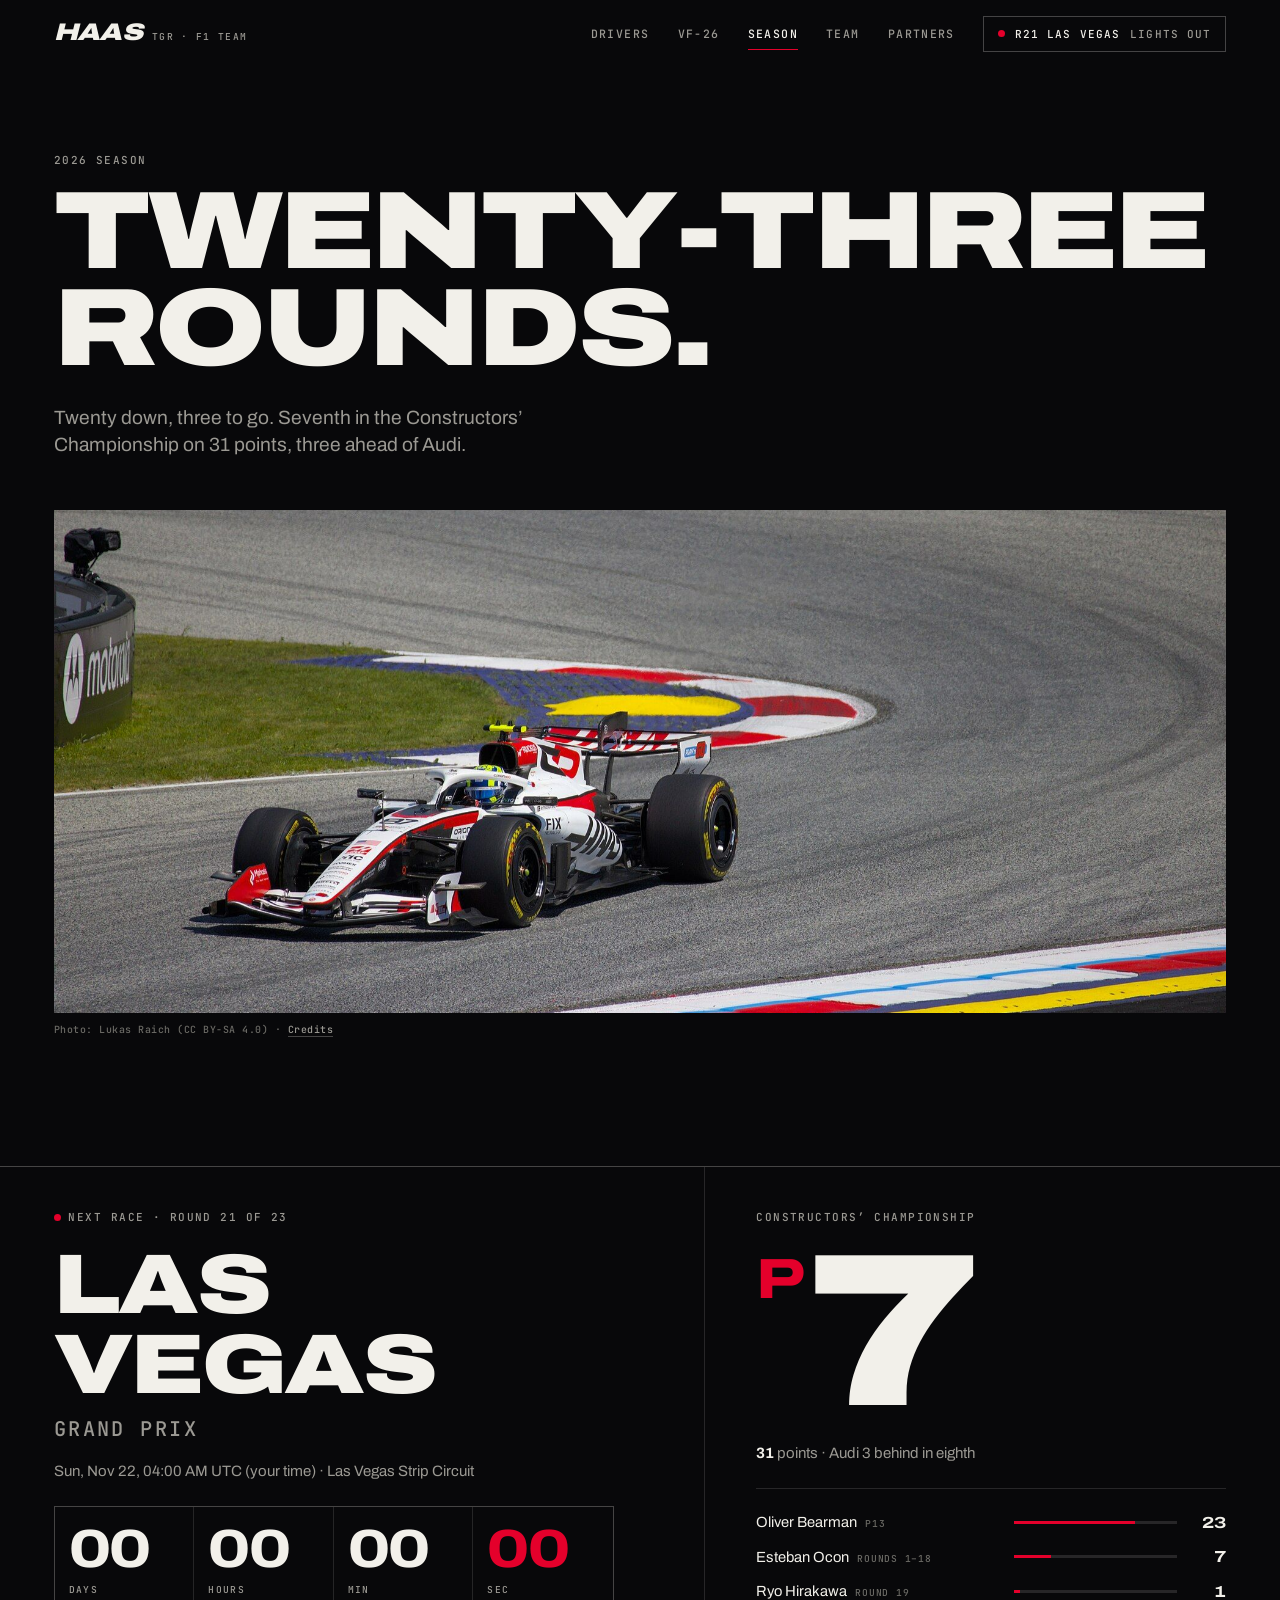
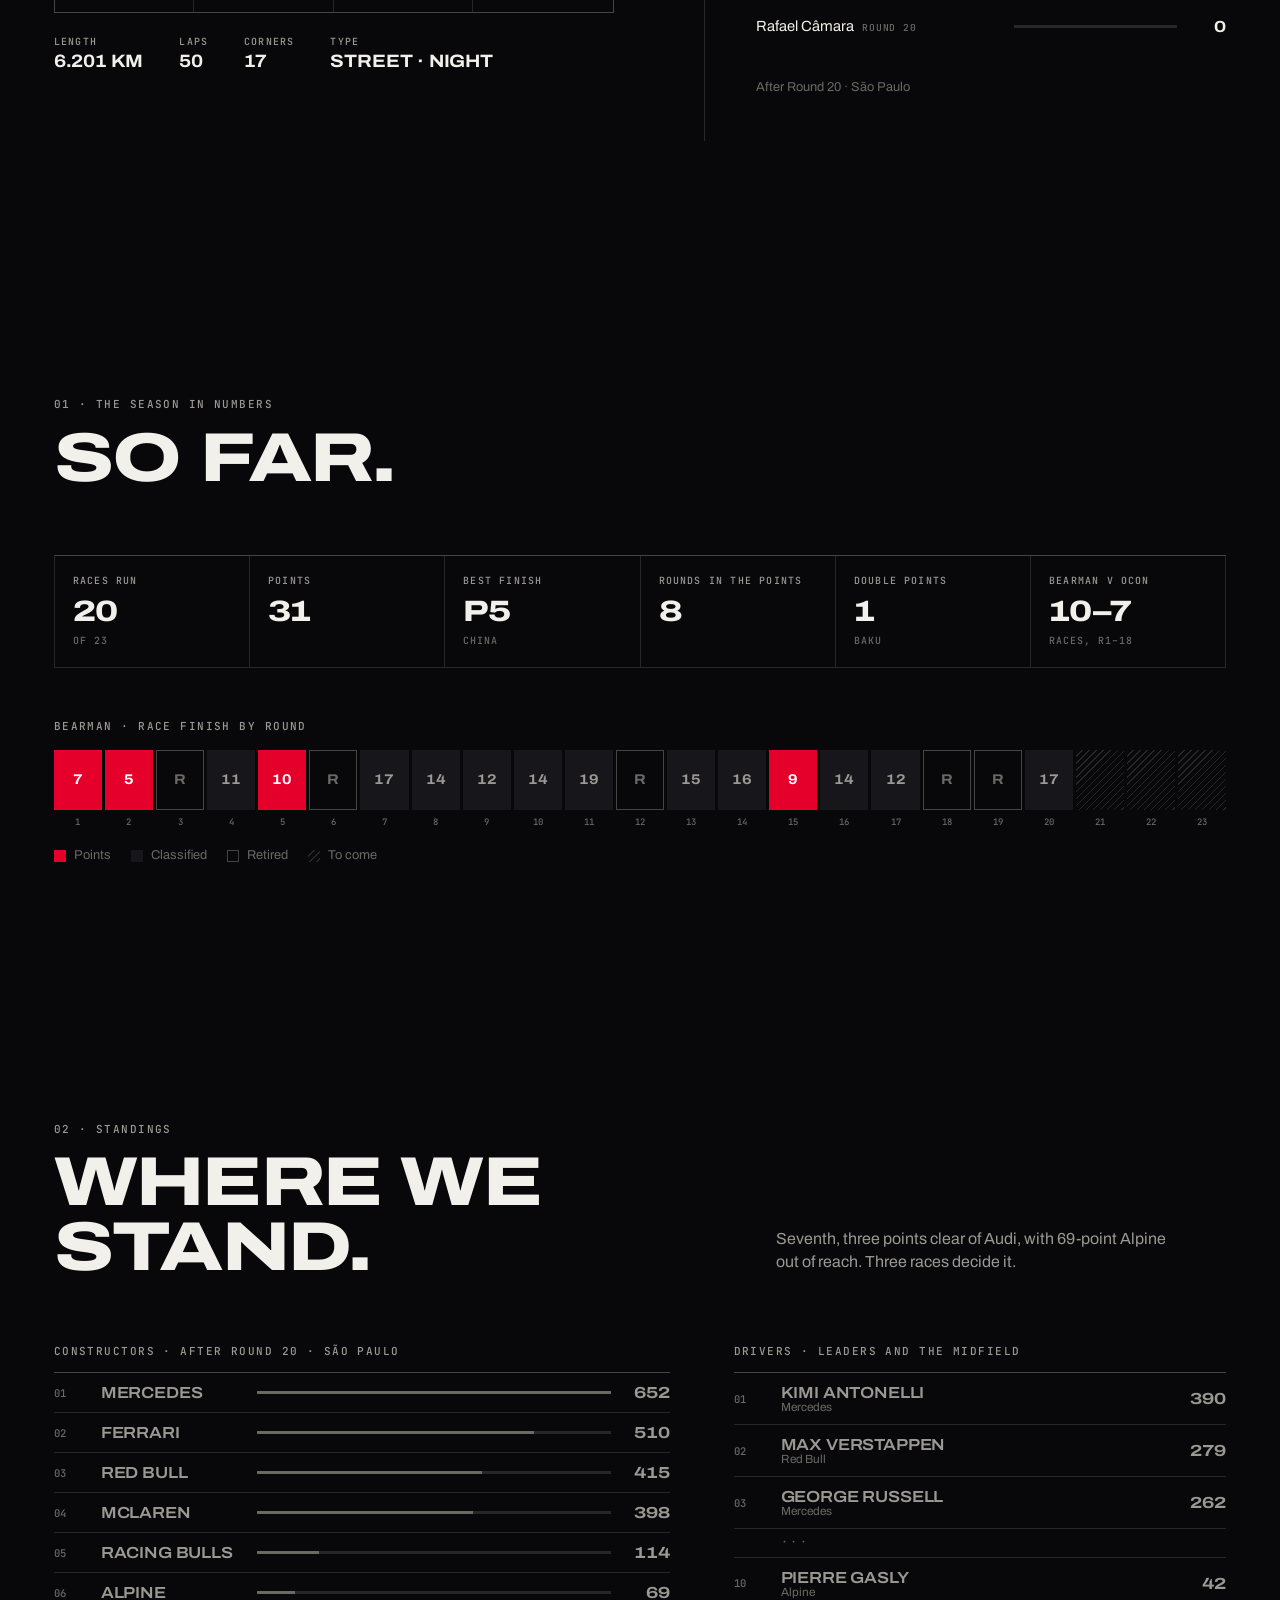
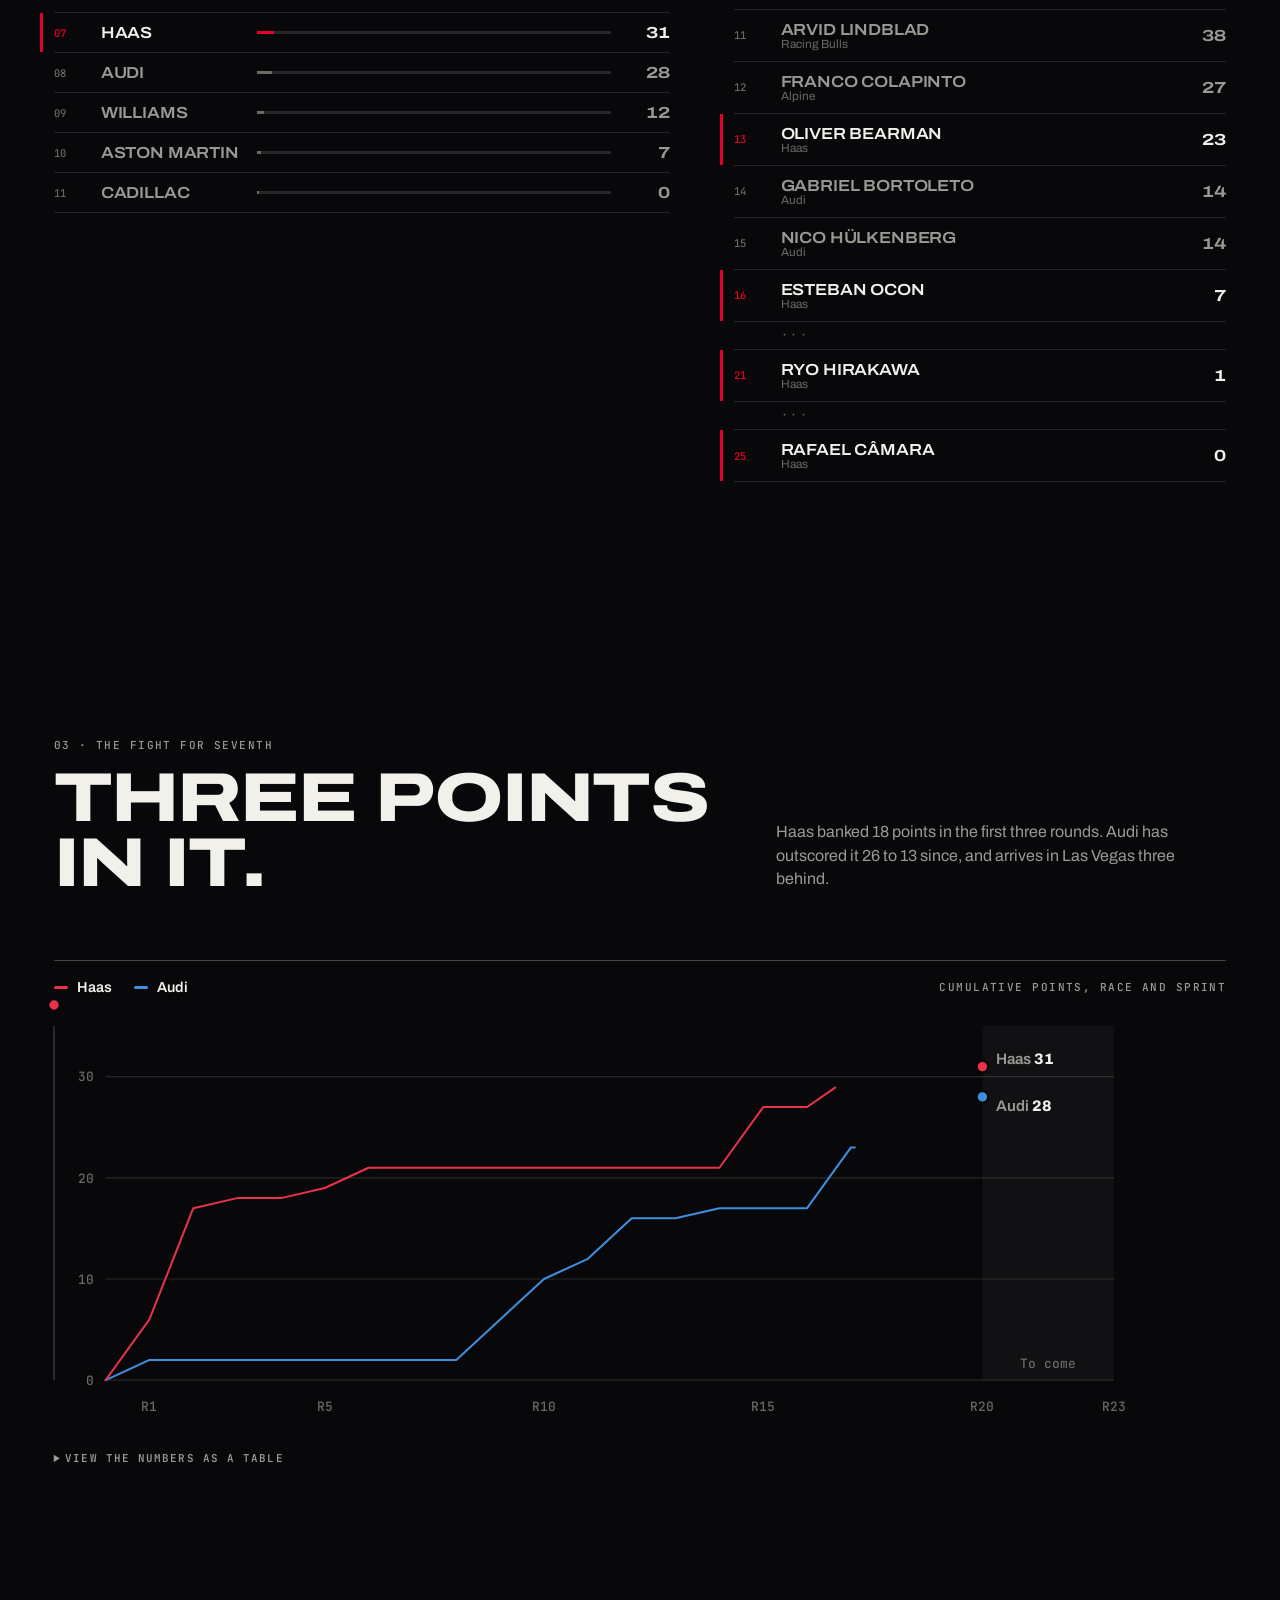
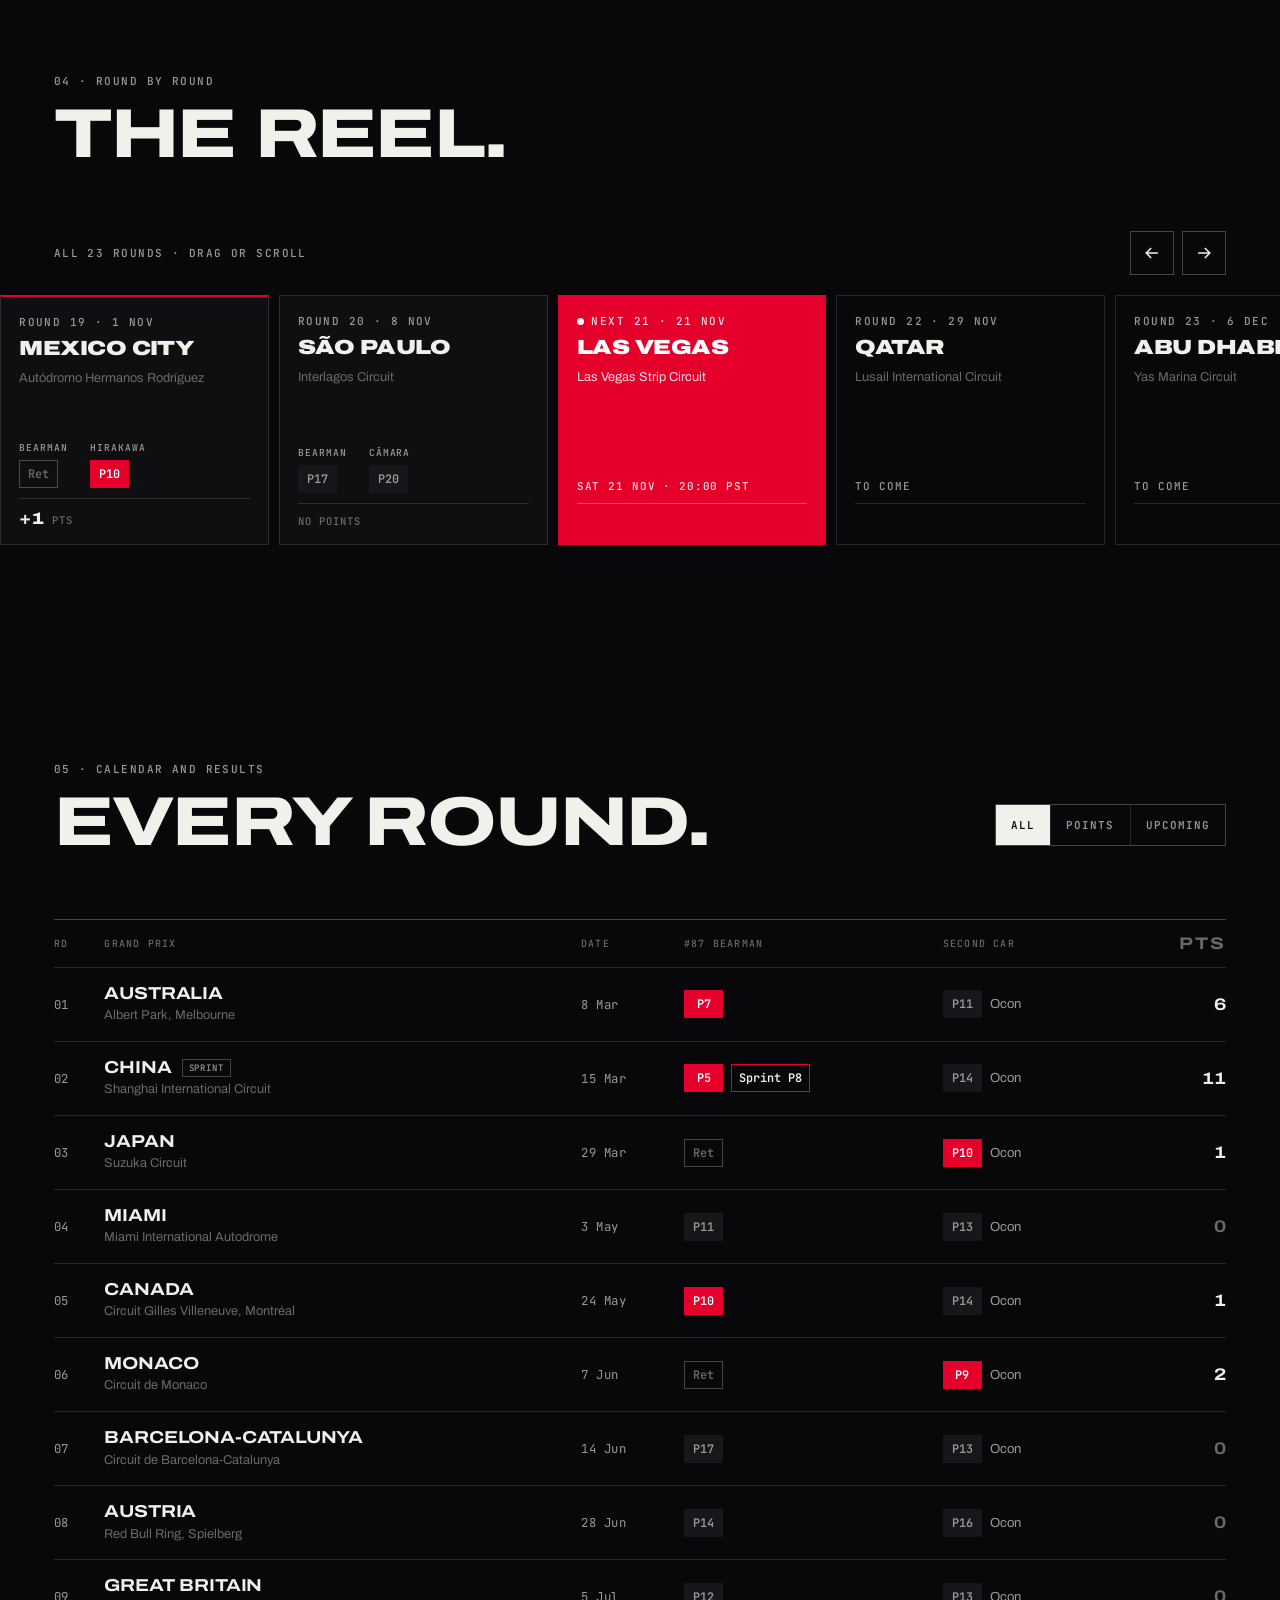
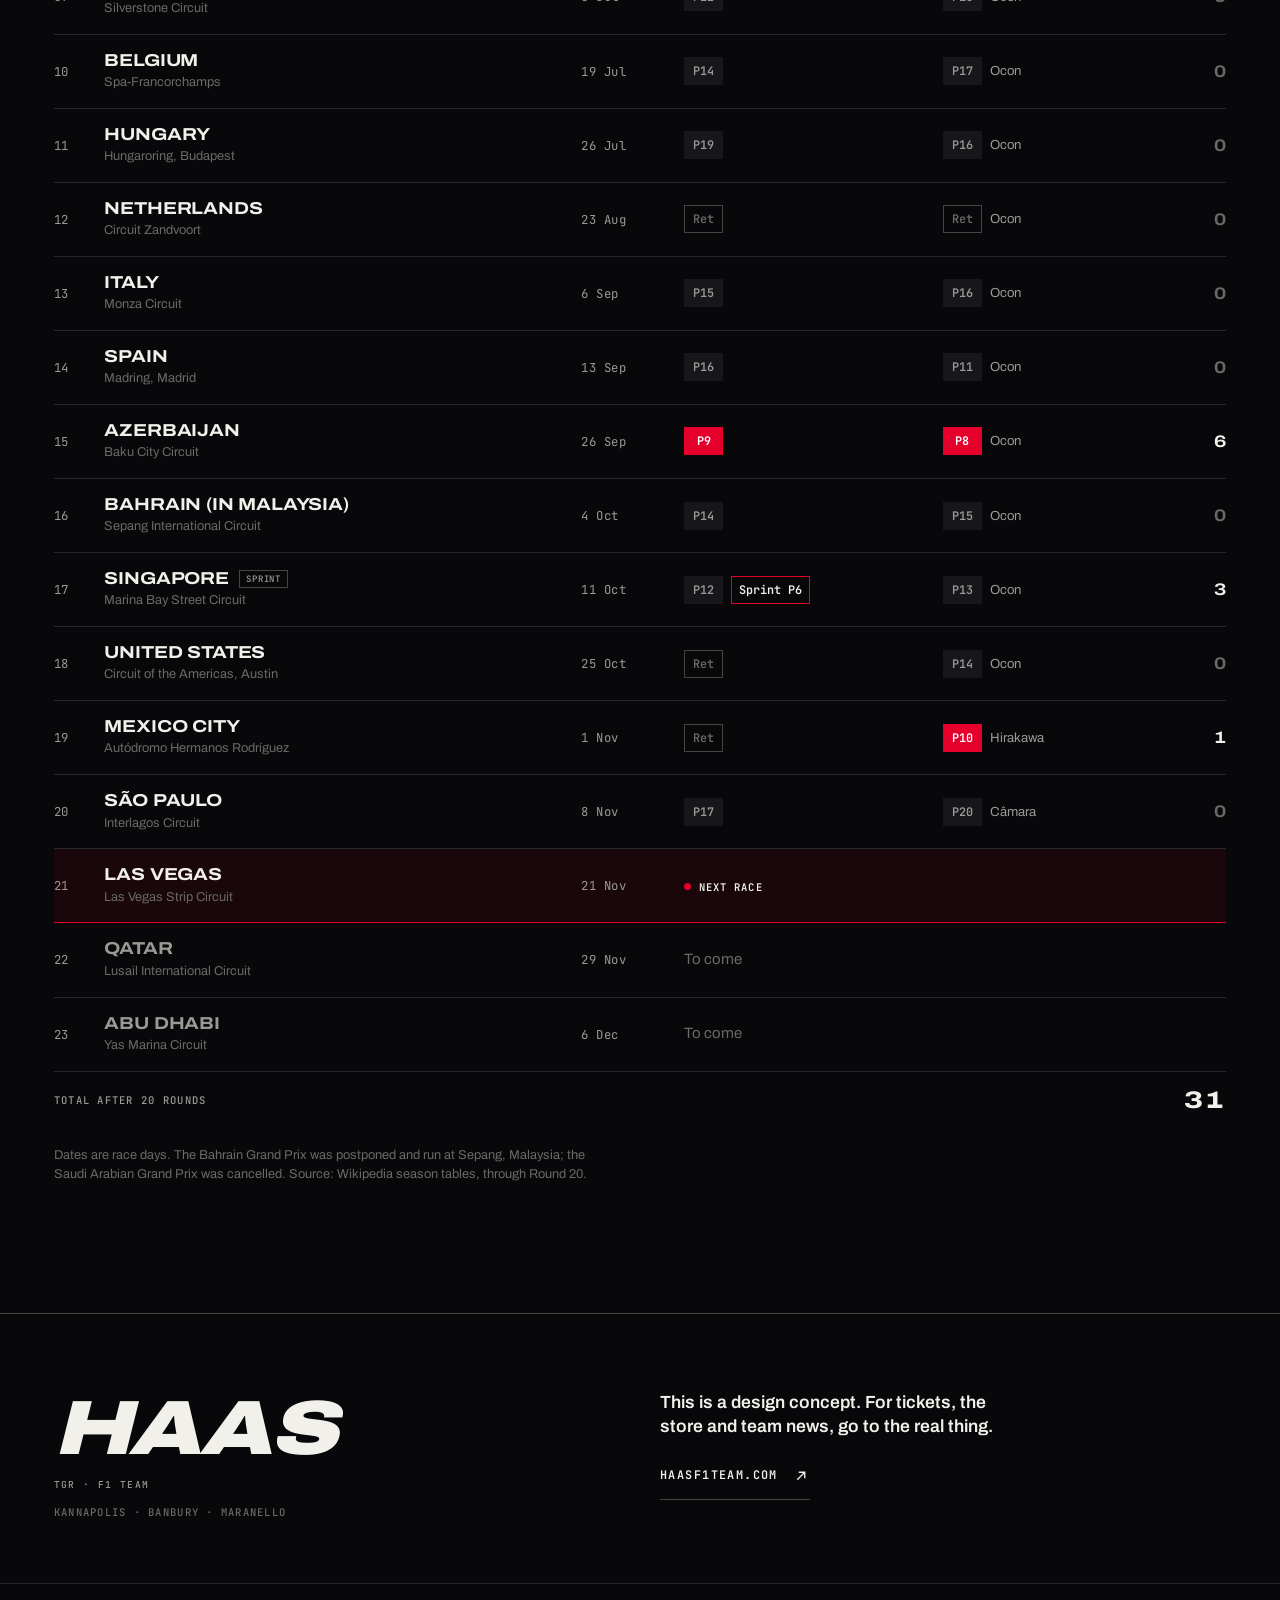
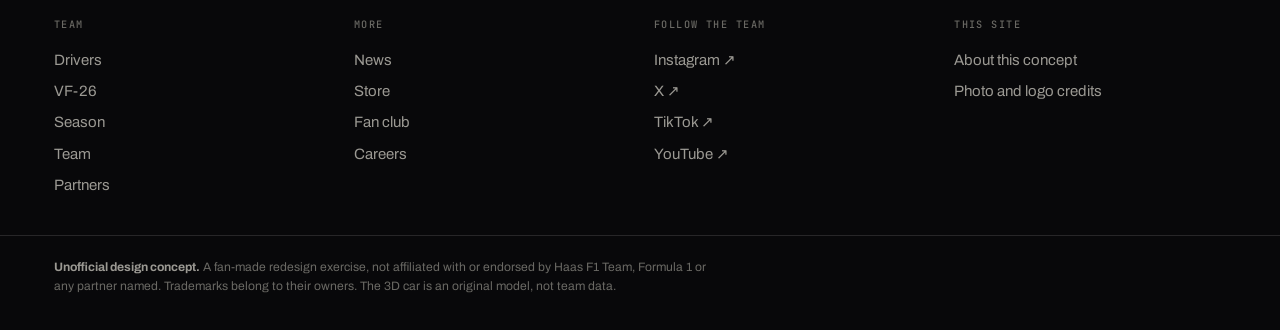
<file: docs/season.html>
<!doctype html>
<html lang="en">
<head>
<meta charset="utf-8">
<meta name="viewport" content="width=device-width, initial-scale=1">
<title>2026 Season · TGR Haas F1 Team</title>
<meta name="description" content="The 2026 Formula 1 calendar, every Haas result, the next race countdown and championship standings.">
<meta name="theme-color" content="#08080a">
<meta property="og:title" content="2026 Season · TGR Haas F1 Team">
<meta property="og:description" content="The 2026 Formula 1 calendar, every Haas result, the next race countdown and championship standings.">
<meta property="og:image" content="assets/img/bear1-1920.jpg">
<link rel="icon" href="assets/favicon.svg" type="image/svg+xml">
<link rel="preload" href="assets/fonts/archivo.woff2" as="font" type="font/woff2" crossorigin>
<link rel="stylesheet" href="assets/style.css">

<script>document.documentElement.classList.add('js')</script>
</head>
<body data-page="season.html">
<a class="skip" href="#main">Skip to content</a>
<div class="prog" aria-hidden="true"></div>
<header class="hdr">
  <a class="hdr__logo" href="index.html" aria-label="TGR Haas F1 Team, home"><span class="logo"><b>HAAS</b><i>TGR · F1 Team</i></span></a>
  <nav class="hdr__nav" aria-label="Main"><a href="drivers.html">Drivers</a><a href="car.html">VF-26</a><a href="season.html" aria-current="page">Season</a><a href="team.html">Team</a><a href="partners.html">Partners</a></nav>
  <a class="hdr__race" href="season.html"><span class="live"></span><span>R21 Las Vegas</span><b data-countdown-short></b></a>
  <button class="hdr__menu" aria-expanded="false" aria-controls="menu" aria-label="Menu"><i></i><i></i></button>
</header>
<div class="menu" id="menu" hidden>
  <nav aria-label="Mobile"><a href="index.html" style="--i:0"><small>01</small>Home</a><a href="drivers.html" style="--i:1"><small>02</small>Drivers</a><a href="car.html" style="--i:2"><small>03</small>VF-26</a><a href="season.html" style="--i:3" aria-current="page"><small>04</small>Season</a><a href="team.html" style="--i:4"><small>05</small>Team</a><a href="partners.html" style="--i:5"><small>06</small>Partners</a></nav>
  <p class="menu__foot"><span class="live"></span> Round 21 · Las Vegas Grand Prix · Sat 21 Nov · 20:00 PST</p>
</div>
<main id="main">
<section class="phero">
  <div class="wrap phero__in">
    <p class="label">2026 season</p>
    <h1 class="display phero__t">Twenty-three rounds.</h1>
    <p class="phero__sub">Twenty down, three to go. Seventh in the Constructors’ Championship on 31 points, three ahead of Audi.</p>
  </div>
  <div class="wrap phero__media"><figure class="ph phero__ph"><img src="assets/img/bear2-1920.jpg" srcset="assets/img/bear2-960.jpg 960w, assets/img/bear2-1920.jpg 1920w" sizes="100vw" alt="Oliver Bearman’s Haas VF-26 rounding a corner at the Red Bull Ring" fetchpriority="high" decoding="async" style="object-position:50% 46%"></figure><p class="by">Photo: Lukas Raich (CC BY-SA 4.0) · <a href="credits.html">Credits</a></p></div>
</section>
<section class="sec"><div class="wrap now">
<div class="race" data-reveal>
  <p class="label"><span class="live"></span>Next race · Round 21 of 23</p>
  <h3 class="display race__t">Las Vegas<small>Grand Prix</small></h3>
  <p class="race__when"><span data-localtime="2026-11-22T04:00:00Z">Sat 21 Nov · 20:00 PST</span> · Las Vegas Strip Circuit</p>
  <div class="cd" data-countdown="2026-11-22T04:00:00Z" role="timer" aria-label="Countdown to lights out"><div><b data-u="d">00</b><span>Days</span></div><div><b data-u="h">00</b><span>Hours</span></div><div><b data-u="m">00</b><span>Min</span></div><div><b data-u="s">00</b><span>Sec</span></div></div>
  <dl class="facts"><div><dt>Length</dt><dd>6.201 km</dd></div><div><dt>Laps</dt><dd>50</dd></div><div><dt>Corners</dt><dd>17</dd></div><div><dt>Type</dt><dd>Street · night</dd></div></dl>
  
</div>
<div class="stand" data-reveal>
  <p class="label">Constructors’ Championship</p>
  <p class="stand__pos display"><small>P</small>7</p>
  <p class="stand__pts"><b>31</b> points · Audi 3 behind in eighth</p>
  <ul class="bars"><li><span>Oliver Bearman<em>P13</em></span><i><u style="--w:74.19354838709677%"></u></i><b>23</b></li><li><span>Esteban Ocon<em>Rounds 1–18</em></span><i><u style="--w:22.58064516129032%"></u></i><b>7</b></li><li><span>Ryo Hirakawa<em>Round 19</em></span><i><u style="--w:3.225806451612903%"></u></i><b>1</b></li><li><span>Rafael Câmara<em>Round 20</em></span><i><u style="--w:0%"></u></i><b>0</b></li></ul>
  <p class="fine">After Round 20 · São Paulo</p>
</div></div></section>

<section class="sec">
  <div class="wrap">
    <header class="sh"><p class="label" data-reveal>01 · The season in numbers</p><h2 class="display sh__t" data-reveal>So far.</h2></header>
    <dl class="tiles tiles--6"><div data-reveal><dt>Races run</dt><dd>20<small>of 23</small></dd></div><div data-reveal><dt>Points</dt><dd>31</dd></div><div data-reveal><dt>Best finish</dt><dd>P5<small>China</small></dd></div><div data-reveal><dt>Rounds in the points</dt><dd>8</dd></div><div data-reveal><dt>Double points</dt><dd>1<small>Baku</small></dd></div><div data-reveal><dt>Bearman v Ocon</dt><dd>10–7<small>races, R1–18</small></dd></div></dl>
    <div class="form" data-reveal>
  <p class="label">Bearman · race finish by round</p>
  <ol class="form__s"><li class="pts" style="--i:0" title="R1 Australia: P7"><b>7</b><span>1</span></li><li class="pts" style="--i:1" title="R2 China: P5"><b>5</b><span>2</span></li><li class="ret" style="--i:2" title="R3 Japan: Ret"><b>R</b><span>3</span></li><li class="out" style="--i:3" title="R4 Miami: P11"><b>11</b><span>4</span></li><li class="pts" style="--i:4" title="R5 Canada: P10"><b>10</b><span>5</span></li><li class="ret" style="--i:5" title="R6 Monaco: Ret"><b>R</b><span>6</span></li><li class="out" style="--i:6" title="R7 Barcelona-Catalunya: P17"><b>17</b><span>7</span></li><li class="out" style="--i:7" title="R8 Austria: P14"><b>14</b><span>8</span></li><li class="out" style="--i:8" title="R9 Great Britain: P12"><b>12</b><span>9</span></li><li class="out" style="--i:9" title="R10 Belgium: P14"><b>14</b><span>10</span></li><li class="out" style="--i:10" title="R11 Hungary: P19"><b>19</b><span>11</span></li><li class="ret" style="--i:11" title="R12 Netherlands: Ret"><b>R</b><span>12</span></li><li class="out" style="--i:12" title="R13 Italy: P15"><b>15</b><span>13</span></li><li class="out" style="--i:13" title="R14 Spain: P16"><b>16</b><span>14</span></li><li class="pts" style="--i:14" title="R15 Azerbaijan: P9"><b>9</b><span>15</span></li><li class="out" style="--i:15" title="R16 Bahrain (in Malaysia): P14"><b>14</b><span>16</span></li><li class="out" style="--i:16" title="R17 Singapore: P12"><b>12</b><span>17</span></li><li class="ret" style="--i:17" title="R18 United States: Ret"><b>R</b><span>18</span></li><li class="ret" style="--i:18" title="R19 Mexico City: Ret"><b>R</b><span>19</span></li><li class="out" style="--i:19" title="R20 São Paulo: P17"><b>17</b><span>20</span></li><li class="tbd" style="--i:20" title="R21 Las Vegas: to come"><b></b><span>21</span></li><li class="tbd" style="--i:21" title="R22 Qatar: to come"><b></b><span>22</span></li><li class="tbd" style="--i:22" title="R23 Abu Dhabi: to come"><b></b><span>23</span></li></ol>
  <p class="fine"><i class="k pts"></i>Points <i class="k out"></i>Classified <i class="k ret"></i>Retired <i class="k tbd"></i>To come</p>
</div>
    </div>
</section>


<section class="sec" id="championship">
  <div class="wrap">
    <header class="sh"><p class="label" data-reveal>02 · Standings</p><h2 class="display sh__t" data-reveal>Where we stand.</h2><p class="sh__sub" data-reveal>Seventh, three points clear of Audi, with 69-point Alpine out of reach. Three races decide it.</p></header>
    <div class="champs">
      <div><p class="label">Constructors · After Round 20 · São Paulo</p><ol class="champ"><li class="" data-reveal><span>01</span><b>Mercedes</b><i><u style="--w:100%"></u></i><em>652</em></li><li class="" data-reveal><span>02</span><b>Ferrari</b><i><u style="--w:78.22085889570552%"></u></i><em>510</em></li><li class="" data-reveal><span>03</span><b>Red Bull</b><i><u style="--w:63.65030674846626%"></u></i><em>415</em></li><li class="" data-reveal><span>04</span><b>McLaren</b><i><u style="--w:61.04294478527608%"></u></i><em>398</em></li><li class="" data-reveal><span>05</span><b>Racing Bulls</b><i><u style="--w:17.484662576687114%"></u></i><em>114</em></li><li class="" data-reveal><span>06</span><b>Alpine</b><i><u style="--w:10.582822085889571%"></u></i><em>69</em></li><li class="is-us" data-reveal><span>07</span><b>Haas</b><i><u style="--w:4.754601226993866%"></u></i><em>31</em></li><li class="" data-reveal><span>08</span><b>Audi</b><i><u style="--w:4.294478527607362%"></u></i><em>28</em></li><li class="" data-reveal><span>09</span><b>Williams</b><i><u style="--w:1.8404907975460123%"></u></i><em>12</em></li><li class="" data-reveal><span>10</span><b>Aston Martin</b><i><u style="--w:1.0736196319018405%"></u></i><em>7</em></li><li class="" data-reveal><span>11</span><b>Cadillac</b><i><u style="--w:0.4%"></u></i><em>0</em></li></ol></div>
      <div><p class="label">Drivers · leaders and the midfield</p><ol class="champ champ--d"><li class="" data-reveal><span>01</span><b>Kimi Antonelli<small>Mercedes</small></b><em>390</em></li><li class="" data-reveal><span>02</span><b>Max Verstappen<small>Red Bull</small></b><em>279</em></li><li class="" data-reveal><span>03</span><b>George Russell<small>Mercedes</small></b><em>262</em></li><li class="gap" aria-hidden="true">···</li><li class="" data-reveal><span>10</span><b>Pierre Gasly<small>Alpine</small></b><em>42</em></li><li class="" data-reveal><span>11</span><b>Arvid Lindblad<small>Racing Bulls</small></b><em>38</em></li><li class="" data-reveal><span>12</span><b>Franco Colapinto<small>Alpine</small></b><em>27</em></li><li class="is-us" data-reveal><span>13</span><b>Oliver Bearman<small>Haas</small></b><em>23</em></li><li class="" data-reveal><span>14</span><b>Gabriel Bortoleto<small>Audi</small></b><em>14</em></li><li class="" data-reveal><span>15</span><b>Nico Hülkenberg<small>Audi</small></b><em>14</em></li><li class="is-us" data-reveal><span>16</span><b>Esteban Ocon<small>Haas</small></b><em>7</em></li><li class="gap" aria-hidden="true">···</li><li class="is-us" data-reveal><span>21</span><b>Ryo Hirakawa<small>Haas</small></b><em>1</em></li><li class="gap" aria-hidden="true">···</li><li class="is-us" data-reveal><span>25</span><b>Rafael Câmara<small>Haas</small></b><em>0</em></li></ol></div>
    </div>
  </div>
</section>

<section class="sec" id="battle">
  <div class="wrap">
    <header class="sh"><p class="label" data-reveal>03 · The fight for seventh</p><h2 class="display sh__t" data-reveal>Three points in it.</h2><p class="sh__sub" data-reveal>Haas banked 18 points in the first three rounds. Audi has outscored it 26 to 13 since, and arrives in Las Vegas three behind.</p></header>
    <div data-reveal>
<figure class="chart" data-chart>
  <figcaption class="chart__cap">
    <ul class="chart__legend"><li><i style="background:var(--c-haas)"></i>Haas</li><li><i style="background:var(--c-audi)"></i>Audi</li></ul>
    <p class="label">Cumulative points, race and sprint</p>
  </figcaption>
  <div class="chart__plot">
    <div class="chart__scroll"><svg viewBox="0 0 1000 360" role="img" aria-label="Line chart of cumulative points by round. Haas leads Audi 31 to 28 after 20 rounds.">
      <line class="chart__grid" x1="44" x2="904" y1="320" y2="320"/><text class="chart__tick" x="34" y="324" text-anchor="end">0</text><line class="chart__grid" x1="44" x2="904" y1="233.71428571428572" y2="233.71428571428572"/><text class="chart__tick" x="34" y="237.71428571428572" text-anchor="end">10</text><line class="chart__grid" x1="44" x2="904" y1="147.42857142857144" y2="147.42857142857144"/><text class="chart__tick" x="34" y="151.42857142857144" text-anchor="end">20</text><line class="chart__grid" x1="44" x2="904" y1="61.14285714285716" y2="61.14285714285716"/><text class="chart__tick" x="34" y="65.14285714285717" text-anchor="end">30</text>
      <text class="chart__tick" x="81.3913043478261" y="346" text-anchor="middle">R1</text><text class="chart__tick" x="230.95652173913044" y="346" text-anchor="middle">R5</text><text class="chart__tick" x="417.9130434782609" y="346" text-anchor="middle">R10</text><text class="chart__tick" x="604.8695652173913" y="346" text-anchor="middle">R15</text><text class="chart__tick" x="791.8260869565217" y="346" text-anchor="middle">R20</text><text class="chart__tick" x="904" y="346" text-anchor="middle">R23</text>
      <rect class="chart__future" x="791.8260869565217" y="18" width="112.17391304347825" height="302"/>
      <text class="chart__tick" x="847.9130434782609" y="310" text-anchor="middle">To come</text>
      <path class="chart__line" style="stroke:var(--c-audi)" pathLength="1" d="M44.0 320.0 L81.4 302.7 L118.8 302.7 L156.2 302.7 L193.6 302.7 L231.0 302.7 L268.3 302.7 L305.7 302.7 L343.1 302.7 L380.5 268.2 L417.9 233.7 L455.3 216.5 L492.7 181.9 L530.1 181.9 L567.5 173.3 L604.9 173.3 L642.3 173.3 L679.7 121.5 L717.0 121.5 L754.4 87.0 L791.8 78.4"/>
      <path class="chart__line" style="stroke:var(--c-haas)" pathLength="1" d="M44.0 320.0 L81.4 268.2 L118.8 173.3 L156.2 164.7 L193.6 164.7 L231.0 156.1 L268.3 138.8 L305.7 138.8 L343.1 138.8 L380.5 138.8 L417.9 138.8 L455.3 138.8 L492.7 138.8 L530.1 138.8 L567.5 138.8 L604.9 87.0 L642.3 87.0 L679.7 61.1 L717.0 61.1 L754.4 52.5 L791.8 52.5"/>
      <circle class="chart__end" style="fill:var(--c-audi)" cx="791.8260869565217" cy="78.39999999999998" r="5"/>
      <circle class="chart__end" style="fill:var(--c-haas)" cx="791.8260869565217" cy="52.51428571428573" r="5"/>
      <text class="chart__lab" x="803.8260869565217" y="50.51428571428573">Haas <tspan>31</tspan></text>
      <text class="chart__lab" x="803.8260869565217" y="90.39999999999998">Audi <tspan>28</tspan></text>
      <g class="chart__hover" hidden><line class="chart__cross" y1="18" y2="320"/><circle class="chart__dot" style="fill:var(--c-audi)" r="5"/><circle class="chart__dot" style="fill:var(--c-haas)" r="5"/></g>
    </svg></div>
    <div class="chart__tip" hidden></div>
  </div>
  <script type="application/json">{"W":1000,"H":360,"L":44,"R":96,"T":18,"B":40,"n":23,"max":35,"rows":[{"r":1,"gp":"Australia","h":6,"a":2,"dh":6,"da":2},{"r":2,"gp":"China","h":17,"a":2,"dh":11,"da":0},{"r":3,"gp":"Japan","h":18,"a":2,"dh":1,"da":0},{"r":4,"gp":"Miami","h":18,"a":2,"dh":0,"da":0},{"r":5,"gp":"Canada","h":19,"a":2,"dh":1,"da":0},{"r":6,"gp":"Monaco","h":21,"a":2,"dh":2,"da":0},{"r":7,"gp":"Barcelona-Catalunya","h":21,"a":2,"dh":0,"da":0},{"r":8,"gp":"Austria","h":21,"a":2,"dh":0,"da":0},{"r":9,"gp":"Great Britain","h":21,"a":6,"dh":0,"da":4},{"r":10,"gp":"Belgium","h":21,"a":10,"dh":0,"da":4},{"r":11,"gp":"Hungary","h":21,"a":12,"dh":0,"da":2},{"r":12,"gp":"Netherlands","h":21,"a":16,"dh":0,"da":4},{"r":13,"gp":"Italy","h":21,"a":16,"dh":0,"da":0},{"r":14,"gp":"Spain","h":21,"a":17,"dh":0,"da":1},{"r":15,"gp":"Azerbaijan","h":27,"a":17,"dh":6,"da":0},{"r":16,"gp":"Bahrain (in Malaysia)","h":27,"a":17,"dh":0,"da":0},{"r":17,"gp":"Singapore","h":30,"a":23,"dh":3,"da":6},{"r":18,"gp":"United States","h":30,"a":23,"dh":0,"da":0},{"r":19,"gp":"Mexico City","h":31,"a":27,"dh":1,"da":4},{"r":20,"gp":"São Paulo","h":31,"a":28,"dh":0,"da":1}]}</script>
  <details class="chart__table"><summary>View the numbers as a table</summary>
    <div class="tbl-wrap"><table class="tbl"><thead><tr><th>Rd</th><th>Grand Prix</th><th class="num">Haas</th><th class="num">Audi</th><th class="num">Gap</th></tr></thead><tbody><tr><td class="mono">01</td><td>Australia</td><td class="num">6</td><td class="num">2</td><td class="num">+4</td></tr><tr><td class="mono">02</td><td>China</td><td class="num">17</td><td class="num">2</td><td class="num">+15</td></tr><tr><td class="mono">03</td><td>Japan</td><td class="num">18</td><td class="num">2</td><td class="num">+16</td></tr><tr><td class="mono">04</td><td>Miami</td><td class="num">18</td><td class="num">2</td><td class="num">+16</td></tr><tr><td class="mono">05</td><td>Canada</td><td class="num">19</td><td class="num">2</td><td class="num">+17</td></tr><tr><td class="mono">06</td><td>Monaco</td><td class="num">21</td><td class="num">2</td><td class="num">+19</td></tr><tr><td class="mono">07</td><td>Barcelona-Catalunya</td><td class="num">21</td><td class="num">2</td><td class="num">+19</td></tr><tr><td class="mono">08</td><td>Austria</td><td class="num">21</td><td class="num">2</td><td class="num">+19</td></tr><tr><td class="mono">09</td><td>Great Britain</td><td class="num">21</td><td class="num">6</td><td class="num">+15</td></tr><tr><td class="mono">10</td><td>Belgium</td><td class="num">21</td><td class="num">10</td><td class="num">+11</td></tr><tr><td class="mono">11</td><td>Hungary</td><td class="num">21</td><td class="num">12</td><td class="num">+9</td></tr><tr><td class="mono">12</td><td>Netherlands</td><td class="num">21</td><td class="num">16</td><td class="num">+5</td></tr><tr><td class="mono">13</td><td>Italy</td><td class="num">21</td><td class="num">16</td><td class="num">+5</td></tr><tr><td class="mono">14</td><td>Spain</td><td class="num">21</td><td class="num">17</td><td class="num">+4</td></tr><tr><td class="mono">15</td><td>Azerbaijan</td><td class="num">27</td><td class="num">17</td><td class="num">+10</td></tr><tr><td class="mono">16</td><td>Bahrain (in Malaysia)</td><td class="num">27</td><td class="num">17</td><td class="num">+10</td></tr><tr><td class="mono">17</td><td>Singapore</td><td class="num">30</td><td class="num">23</td><td class="num">+7</td></tr><tr><td class="mono">18</td><td>United States</td><td class="num">30</td><td class="num">23</td><td class="num">+7</td></tr><tr><td class="mono">19</td><td>Mexico City</td><td class="num">31</td><td class="num">27</td><td class="num">+4</td></tr><tr><td class="mono">20</td><td>São Paulo</td><td class="num">31</td><td class="num">28</td><td class="num">+3</td></tr></tbody></table></div>
  </details>
</figure></div>
  </div>
</section>

<section class="sec sec--tight">
  <div class="wrap"><header class="sh"><p class="label" data-reveal>04 · Round by round</p><h2 class="display sh__t" data-reveal>The reel.</h2></header></div>
  
<div class="reel" data-reel>
  <div class="reel__bar"><p class="label">All 23 rounds · drag or scroll</p><div class="reel__nav"><button data-reel-prev aria-label="Earlier rounds"><svg class="arr" viewBox="0 0 24 24" aria-hidden="true"><path d="M5 12h14M13 6l6 6-6 6" fill="none" stroke="currentColor" stroke-width="1.8"/></svg></button><button data-reel-next aria-label="Later rounds"><svg class="arr" viewBox="0 0 24 24" aria-hidden="true"><path d="M5 12h14M13 6l6 6-6 6" fill="none" stroke="currentColor" stroke-width="1.8"/></svg></button></div></div>
  <ol class="reel__track" tabindex="0" aria-label="2026 rounds">
    <li class="reel__c is-pts">
      <p class="label">Round 01 · 8 Mar</p>
      <h3 class="display">Australia</h3>
      <p class="reel__v">Albert Park, Melbourne</p>
      <dl class="reel__r"><div><dt>Bearman</dt><dd class="r r--pts">P7</dd></div><div><dt>Ocon</dt><dd class="r r--out">P11</dd></div></dl>
      <p class="reel__p"><b>+6</b> pts</p>
    </li><li class="reel__c is-pts">
      <p class="label">Round 02 · 15 Mar</p>
      <h3 class="display">China</h3>
      <p class="reel__v">Shanghai International Circuit</p>
      <dl class="reel__r"><div><dt>Bearman</dt><dd class="r r--pts">P5</dd></div><div><dt>Ocon</dt><dd class="r r--out">P14</dd></div></dl>
      <p class="reel__p"><b>+11</b> pts</p>
    </li><li class="reel__c is-pts">
      <p class="label">Round 03 · 29 Mar</p>
      <h3 class="display">Japan</h3>
      <p class="reel__v">Suzuka Circuit</p>
      <dl class="reel__r"><div><dt>Bearman</dt><dd class="r r--ret">Ret</dd></div><div><dt>Ocon</dt><dd class="r r--pts">P10</dd></div></dl>
      <p class="reel__p"><b>+1</b> pts</p>
    </li><li class="reel__c">
      <p class="label">Round 04 · 3 May</p>
      <h3 class="display">Miami</h3>
      <p class="reel__v">Miami International Autodrome</p>
      <dl class="reel__r"><div><dt>Bearman</dt><dd class="r r--out">P11</dd></div><div><dt>Ocon</dt><dd class="r r--out">P13</dd></div></dl>
      <p class="reel__p">No points</p>
    </li><li class="reel__c is-pts">
      <p class="label">Round 05 · 24 May</p>
      <h3 class="display">Canada</h3>
      <p class="reel__v">Circuit Gilles Villeneuve, Montréal</p>
      <dl class="reel__r"><div><dt>Bearman</dt><dd class="r r--pts">P10</dd></div><div><dt>Ocon</dt><dd class="r r--out">P14</dd></div></dl>
      <p class="reel__p"><b>+1</b> pts</p>
    </li><li class="reel__c is-pts">
      <p class="label">Round 06 · 7 Jun</p>
      <h3 class="display">Monaco</h3>
      <p class="reel__v">Circuit de Monaco</p>
      <dl class="reel__r"><div><dt>Bearman</dt><dd class="r r--ret">Ret</dd></div><div><dt>Ocon</dt><dd class="r r--pts">P9</dd></div></dl>
      <p class="reel__p"><b>+2</b> pts</p>
    </li><li class="reel__c">
      <p class="label">Round 07 · 14 Jun</p>
      <h3 class="display">Barcelona-Catalunya</h3>
      <p class="reel__v">Circuit de Barcelona-Catalunya</p>
      <dl class="reel__r"><div><dt>Bearman</dt><dd class="r r--out">P17</dd></div><div><dt>Ocon</dt><dd class="r r--out">P13</dd></div></dl>
      <p class="reel__p">No points</p>
    </li><li class="reel__c">
      <p class="label">Round 08 · 28 Jun</p>
      <h3 class="display">Austria</h3>
      <p class="reel__v">Red Bull Ring, Spielberg</p>
      <dl class="reel__r"><div><dt>Bearman</dt><dd class="r r--out">P14</dd></div><div><dt>Ocon</dt><dd class="r r--out">P16</dd></div></dl>
      <p class="reel__p">No points</p>
    </li><li class="reel__c">
      <p class="label">Round 09 · 5 Jul</p>
      <h3 class="display">Great Britain</h3>
      <p class="reel__v">Silverstone Circuit</p>
      <dl class="reel__r"><div><dt>Bearman</dt><dd class="r r--out">P12</dd></div><div><dt>Ocon</dt><dd class="r r--out">P13</dd></div></dl>
      <p class="reel__p">No points</p>
    </li><li class="reel__c">
      <p class="label">Round 10 · 19 Jul</p>
      <h3 class="display">Belgium</h3>
      <p class="reel__v">Spa-Francorchamps</p>
      <dl class="reel__r"><div><dt>Bearman</dt><dd class="r r--out">P14</dd></div><div><dt>Ocon</dt><dd class="r r--out">P17</dd></div></dl>
      <p class="reel__p">No points</p>
    </li><li class="reel__c">
      <p class="label">Round 11 · 26 Jul</p>
      <h3 class="display">Hungary</h3>
      <p class="reel__v">Hungaroring, Budapest</p>
      <dl class="reel__r"><div><dt>Bearman</dt><dd class="r r--out">P19</dd></div><div><dt>Ocon</dt><dd class="r r--out">P16</dd></div></dl>
      <p class="reel__p">No points</p>
    </li><li class="reel__c">
      <p class="label">Round 12 · 23 Aug</p>
      <h3 class="display">Netherlands</h3>
      <p class="reel__v">Circuit Zandvoort</p>
      <dl class="reel__r"><div><dt>Bearman</dt><dd class="r r--ret">Ret</dd></div><div><dt>Ocon</dt><dd class="r r--ret">Ret</dd></div></dl>
      <p class="reel__p">No points</p>
    </li><li class="reel__c">
      <p class="label">Round 13 · 6 Sep</p>
      <h3 class="display">Italy</h3>
      <p class="reel__v">Monza Circuit</p>
      <dl class="reel__r"><div><dt>Bearman</dt><dd class="r r--out">P15</dd></div><div><dt>Ocon</dt><dd class="r r--out">P16</dd></div></dl>
      <p class="reel__p">No points</p>
    </li><li class="reel__c">
      <p class="label">Round 14 · 13 Sep</p>
      <h3 class="display">Spain</h3>
      <p class="reel__v">Madring, Madrid</p>
      <dl class="reel__r"><div><dt>Bearman</dt><dd class="r r--out">P16</dd></div><div><dt>Ocon</dt><dd class="r r--out">P11</dd></div></dl>
      <p class="reel__p">No points</p>
    </li><li class="reel__c is-pts">
      <p class="label">Round 15 · 26 Sep</p>
      <h3 class="display">Azerbaijan</h3>
      <p class="reel__v">Baku City Circuit</p>
      <dl class="reel__r"><div><dt>Bearman</dt><dd class="r r--pts">P9</dd></div><div><dt>Ocon</dt><dd class="r r--pts">P8</dd></div></dl>
      <p class="reel__p"><b>+6</b> pts</p>
    </li><li class="reel__c">
      <p class="label">Round 16 · 4 Oct</p>
      <h3 class="display">Bahrain</h3>
      <p class="reel__v">Sepang International Circuit</p>
      <dl class="reel__r"><div><dt>Bearman</dt><dd class="r r--out">P14</dd></div><div><dt>Ocon</dt><dd class="r r--out">P15</dd></div></dl>
      <p class="reel__p">No points</p>
    </li><li class="reel__c is-pts">
      <p class="label">Round 17 · 11 Oct</p>
      <h3 class="display">Singapore</h3>
      <p class="reel__v">Marina Bay Street Circuit</p>
      <dl class="reel__r"><div><dt>Bearman</dt><dd class="r r--out">P12</dd></div><div><dt>Ocon</dt><dd class="r r--out">P13</dd></div></dl>
      <p class="reel__p"><b>+3</b> pts</p>
    </li><li class="reel__c">
      <p class="label">Round 18 · 25 Oct</p>
      <h3 class="display">United States</h3>
      <p class="reel__v">Circuit of the Americas, Austin</p>
      <dl class="reel__r"><div><dt>Bearman</dt><dd class="r r--ret">Ret</dd></div><div><dt>Ocon</dt><dd class="r r--out">P14</dd></div></dl>
      <p class="reel__p">No points</p>
    </li><li class="reel__c is-pts">
      <p class="label">Round 19 · 1 Nov</p>
      <h3 class="display">Mexico City</h3>
      <p class="reel__v">Autódromo Hermanos Rodríguez</p>
      <dl class="reel__r"><div><dt>Bearman</dt><dd class="r r--ret">Ret</dd></div><div><dt>Hirakawa</dt><dd class="r r--pts">P10</dd></div></dl>
      <p class="reel__p"><b>+1</b> pts</p>
    </li><li class="reel__c">
      <p class="label">Round 20 · 8 Nov</p>
      <h3 class="display">São Paulo</h3>
      <p class="reel__v">Interlagos Circuit</p>
      <dl class="reel__r"><div><dt>Bearman</dt><dd class="r r--out">P17</dd></div><div><dt>Câmara</dt><dd class="r r--out">P20</dd></div></dl>
      <p class="reel__p">No points</p>
    </li><li class="reel__c is-next is-up" data-reel-next-race>
      <p class="label"><span class="live"></span>Next 21 · 21 Nov</p>
      <h3 class="display">Las Vegas</h3>
      <p class="reel__v">Las Vegas Strip Circuit</p>
      <p class="reel__tbc">Sat 21 Nov · 20:00 PST</p>
      <p class="reel__p"></p>
    </li><li class="reel__c is-up">
      <p class="label">Round 22 · 29 Nov</p>
      <h3 class="display">Qatar</h3>
      <p class="reel__v">Lusail International Circuit</p>
      <p class="reel__tbc">To come</p>
      <p class="reel__p"></p>
    </li><li class="reel__c is-up">
      <p class="label">Round 23 · 6 Dec</p>
      <h3 class="display">Abu Dhabi</h3>
      <p class="reel__v">Yas Marina Circuit</p>
      <p class="reel__tbc">To come</p>
      <p class="reel__p"></p>
    </li>
  </ol>
</div>
</section>

<section class="sec" id="calendar">
  <div class="wrap">
    <header class="sh"><p class="label" data-reveal>05 · Calendar and results</p><h2 class="display sh__t" data-reveal>Every round.</h2><div class="seg" role="group" aria-label="Filter rounds" data-reveal><button class="is-on" data-filter="all">All</button><button data-filter="points">Points</button><button data-filter="upcoming">Upcoming</button></div></header>
    <div class="tbl-wrap">
    <table class="tbl">
      <thead><tr><th>Rd</th><th>Grand Prix</th><th>Date</th><th>#87 Bearman</th><th>Second car</th><th class="num">Pts</th></tr></thead>
      <tbody>
      <tr class="" data-state="done" data-pts="1">
        <td class="mono">01</td>
        <td><b>Australia</b><span>Albert Park, Melbourne</span></td>
        <td class="mono">8 Mar</td>
        <td><span class="r r--pts">P7</span></td>
        <td><span class="r r--out">P11</span><span class="who">Ocon</span></td>
        <td class="num">6</td>
      </tr>
      <tr class="" data-state="done" data-pts="1">
        <td class="mono">02</td>
        <td><b>China</b><em class="tag">Sprint</em><span>Shanghai International Circuit</span></td>
        <td class="mono">15 Mar</td>
        <td><span class="r r--pts">P5</span><span class="r r--sp">Sprint P8</span></td>
        <td><span class="r r--out">P14</span><span class="who">Ocon</span></td>
        <td class="num">11</td>
      </tr>
      <tr class="" data-state="done" data-pts="1">
        <td class="mono">03</td>
        <td><b>Japan</b><span>Suzuka Circuit</span></td>
        <td class="mono">29 Mar</td>
        <td><span class="r r--ret">Ret</span></td>
        <td><span class="r r--pts">P10</span><span class="who">Ocon</span></td>
        <td class="num">1</td>
      </tr>
      <tr class="" data-state="done" data-pts="0">
        <td class="mono">04</td>
        <td><b>Miami</b><span>Miami International Autodrome</span></td>
        <td class="mono">3 May</td>
        <td><span class="r r--out">P11</span></td>
        <td><span class="r r--out">P13</span><span class="who">Ocon</span></td>
        <td class="num"><span class="muted">0</span></td>
      </tr>
      <tr class="" data-state="done" data-pts="1">
        <td class="mono">05</td>
        <td><b>Canada</b><span>Circuit Gilles Villeneuve, Montréal</span></td>
        <td class="mono">24 May</td>
        <td><span class="r r--pts">P10</span></td>
        <td><span class="r r--out">P14</span><span class="who">Ocon</span></td>
        <td class="num">1</td>
      </tr>
      <tr class="" data-state="done" data-pts="1">
        <td class="mono">06</td>
        <td><b>Monaco</b><span>Circuit de Monaco</span></td>
        <td class="mono">7 Jun</td>
        <td><span class="r r--ret">Ret</span></td>
        <td><span class="r r--pts">P9</span><span class="who">Ocon</span></td>
        <td class="num">2</td>
      </tr>
      <tr class="" data-state="done" data-pts="0">
        <td class="mono">07</td>
        <td><b>Barcelona-Catalunya</b><span>Circuit de Barcelona-Catalunya</span></td>
        <td class="mono">14 Jun</td>
        <td><span class="r r--out">P17</span></td>
        <td><span class="r r--out">P13</span><span class="who">Ocon</span></td>
        <td class="num"><span class="muted">0</span></td>
      </tr>
      <tr class="" data-state="done" data-pts="0">
        <td class="mono">08</td>
        <td><b>Austria</b><span>Red Bull Ring, Spielberg</span></td>
        <td class="mono">28 Jun</td>
        <td><span class="r r--out">P14</span></td>
        <td><span class="r r--out">P16</span><span class="who">Ocon</span></td>
        <td class="num"><span class="muted">0</span></td>
      </tr>
      <tr class="" data-state="done" data-pts="0">
        <td class="mono">09</td>
        <td><b>Great Britain</b><span>Silverstone Circuit</span></td>
        <td class="mono">5 Jul</td>
        <td><span class="r r--out">P12</span></td>
        <td><span class="r r--out">P13</span><span class="who">Ocon</span></td>
        <td class="num"><span class="muted">0</span></td>
      </tr>
      <tr class="" data-state="done" data-pts="0">
        <td class="mono">10</td>
        <td><b>Belgium</b><span>Spa-Francorchamps</span></td>
        <td class="mono">19 Jul</td>
        <td><span class="r r--out">P14</span></td>
        <td><span class="r r--out">P17</span><span class="who">Ocon</span></td>
        <td class="num"><span class="muted">0</span></td>
      </tr>
      <tr class="" data-state="done" data-pts="0">
        <td class="mono">11</td>
        <td><b>Hungary</b><span>Hungaroring, Budapest</span></td>
        <td class="mono">26 Jul</td>
        <td><span class="r r--out">P19</span></td>
        <td><span class="r r--out">P16</span><span class="who">Ocon</span></td>
        <td class="num"><span class="muted">0</span></td>
      </tr>
      <tr class="" data-state="done" data-pts="0">
        <td class="mono">12</td>
        <td><b>Netherlands</b><span>Circuit Zandvoort</span></td>
        <td class="mono">23 Aug</td>
        <td><span class="r r--ret">Ret</span></td>
        <td><span class="r r--ret">Ret</span><span class="who">Ocon</span></td>
        <td class="num"><span class="muted">0</span></td>
      </tr>
      <tr class="" data-state="done" data-pts="0">
        <td class="mono">13</td>
        <td><b>Italy</b><span>Monza Circuit</span></td>
        <td class="mono">6 Sep</td>
        <td><span class="r r--out">P15</span></td>
        <td><span class="r r--out">P16</span><span class="who">Ocon</span></td>
        <td class="num"><span class="muted">0</span></td>
      </tr>
      <tr class="" data-state="done" data-pts="0">
        <td class="mono">14</td>
        <td><b>Spain</b><span>Madring, Madrid</span></td>
        <td class="mono">13 Sep</td>
        <td><span class="r r--out">P16</span></td>
        <td><span class="r r--out">P11</span><span class="who">Ocon</span></td>
        <td class="num"><span class="muted">0</span></td>
      </tr>
      <tr class="" data-state="done" data-pts="1">
        <td class="mono">15</td>
        <td><b>Azerbaijan</b><span>Baku City Circuit</span></td>
        <td class="mono">26 Sep</td>
        <td><span class="r r--pts">P9</span></td>
        <td><span class="r r--pts">P8</span><span class="who">Ocon</span></td>
        <td class="num">6</td>
      </tr>
      <tr class="" data-state="done" data-pts="0">
        <td class="mono">16</td>
        <td><b>Bahrain (in Malaysia)</b><span>Sepang International Circuit</span></td>
        <td class="mono">4 Oct</td>
        <td><span class="r r--out">P14</span></td>
        <td><span class="r r--out">P15</span><span class="who">Ocon</span></td>
        <td class="num"><span class="muted">0</span></td>
      </tr>
      <tr class="" data-state="done" data-pts="1">
        <td class="mono">17</td>
        <td><b>Singapore</b><em class="tag">Sprint</em><span>Marina Bay Street Circuit</span></td>
        <td class="mono">11 Oct</td>
        <td><span class="r r--out">P12</span><span class="r r--sp">Sprint P6</span></td>
        <td><span class="r r--out">P13</span><span class="who">Ocon</span></td>
        <td class="num">3</td>
      </tr>
      <tr class="" data-state="done" data-pts="0">
        <td class="mono">18</td>
        <td><b>United States</b><span>Circuit of the Americas, Austin</span></td>
        <td class="mono">25 Oct</td>
        <td><span class="r r--ret">Ret</span></td>
        <td><span class="r r--out">P14</span><span class="who">Ocon</span></td>
        <td class="num"><span class="muted">0</span></td>
      </tr>
      <tr class="" data-state="done" data-pts="1">
        <td class="mono">19</td>
        <td><b>Mexico City</b><span>Autódromo Hermanos Rodríguez</span></td>
        <td class="mono">1 Nov</td>
        <td><span class="r r--ret">Ret</span></td>
        <td><span class="r r--pts">P10</span><span class="who">Hirakawa</span></td>
        <td class="num">1</td>
      </tr>
      <tr class="" data-state="done" data-pts="0">
        <td class="mono">20</td>
        <td><b>São Paulo</b><span>Interlagos Circuit</span></td>
        <td class="mono">8 Nov</td>
        <td><span class="r r--out">P17</span></td>
        <td><span class="r r--out">P20</span><span class="who">Câmara</span></td>
        <td class="num"><span class="muted">0</span></td>
      </tr>
      <tr class="is-next is-up" data-state="upcoming" data-pts="0">
        <td class="mono">21</td>
        <td><b>Las Vegas</b><span>Las Vegas Strip Circuit</span></td>
        <td class="mono">21 Nov</td>
        <td colspan="2"><span class="pill"><span class="live"></span>Next race</span></td>
        <td class="num"></td>
      </tr>
      <tr class=" is-up" data-state="upcoming" data-pts="0">
        <td class="mono">22</td>
        <td><b>Qatar</b><span>Lusail International Circuit</span></td>
        <td class="mono">29 Nov</td>
        <td colspan="2"><span class="muted">To come</span></td>
        <td class="num"></td>
      </tr>
      <tr class=" is-up" data-state="upcoming" data-pts="0">
        <td class="mono">23</td>
        <td><b>Abu Dhabi</b><span>Yas Marina Circuit</span></td>
        <td class="mono">6 Dec</td>
        <td colspan="2"><span class="muted">To come</span></td>
        <td class="num"></td>
      </tr>
      </tbody>
      <tfoot><tr><td colspan="5">Total after 20 rounds</td><td class="num">31</td></tr></tfoot>
    </table>
    </div>
    <p class="fine">Dates are race days. The Bahrain Grand Prix was postponed and run at Sepang, Malaysia; the Saudi Arabian Grand Prix was cancelled. Source: Wikipedia season tables, through Round 20.</p>
  </div>
</section>
</main>
<footer class="ftr">
  <div class="wrap ftr__top">
    <div class="ftr__brand"><span class="logo"><b>HAAS</b><i>TGR · F1 Team</i></span><p>Kannapolis · Banbury · Maranello</p></div>
    <div class="ftr__off">
      <p class="ftr__offt">This is a design concept. For tickets, the store and team news, go to the real thing.</p>
      <a class="cta " href="https://www.haasf1team.com/" target="_blank" rel="noopener"><span>haasf1team.com</span><svg class="arr" viewBox="0 0 24 24" aria-hidden="true"><path d="M7 17 17 7M9 7h8v8" fill="none" stroke="currentColor" stroke-width="1.8"/></svg></a>
    </div>
  </div>
  <div class="wrap ftr__cols">
    <div><h2>Team</h2><a href="drivers.html">Drivers</a><a href="car.html">VF-26</a><a href="season.html">Season</a><a href="team.html">Team</a><a href="partners.html">Partners</a></div>
    <div><h2>More</h2><a href="index.html#news">News</a><a href="index.html#store">Store</a><a href="index.html#fans">Fan club</a><a href="team.html#careers">Careers</a></div>
    <div><h2>Follow the team</h2><a href="https://www.instagram.com/haasf1team/" target="_blank" rel="noopener">Instagram ↗</a><a href="https://x.com/HaasF1Team" target="_blank" rel="noopener">X ↗</a><a href="https://www.tiktok.com/@haasf1team" target="_blank" rel="noopener">TikTok ↗</a><a href="https://www.youtube.com/@HaasF1Team" target="_blank" rel="noopener">YouTube ↗</a></div>
    <div><h2>This site</h2><a href="credits.html#about">About this concept</a><a href="credits.html">Photo and logo credits</a></div>
  </div>
  <div class="wrap ftr__legal">
    <p><strong>Unofficial design concept.</strong> A fan-made redesign exercise, not affiliated with or endorsed by Haas F1 Team, Formula 1 or any partner named. Trademarks belong to their owners. The 3D car is an original model, not team data.</p>
  </div>
</footer>
<script src="assets/main.js" defer></script>

</body>
</html>
</file>
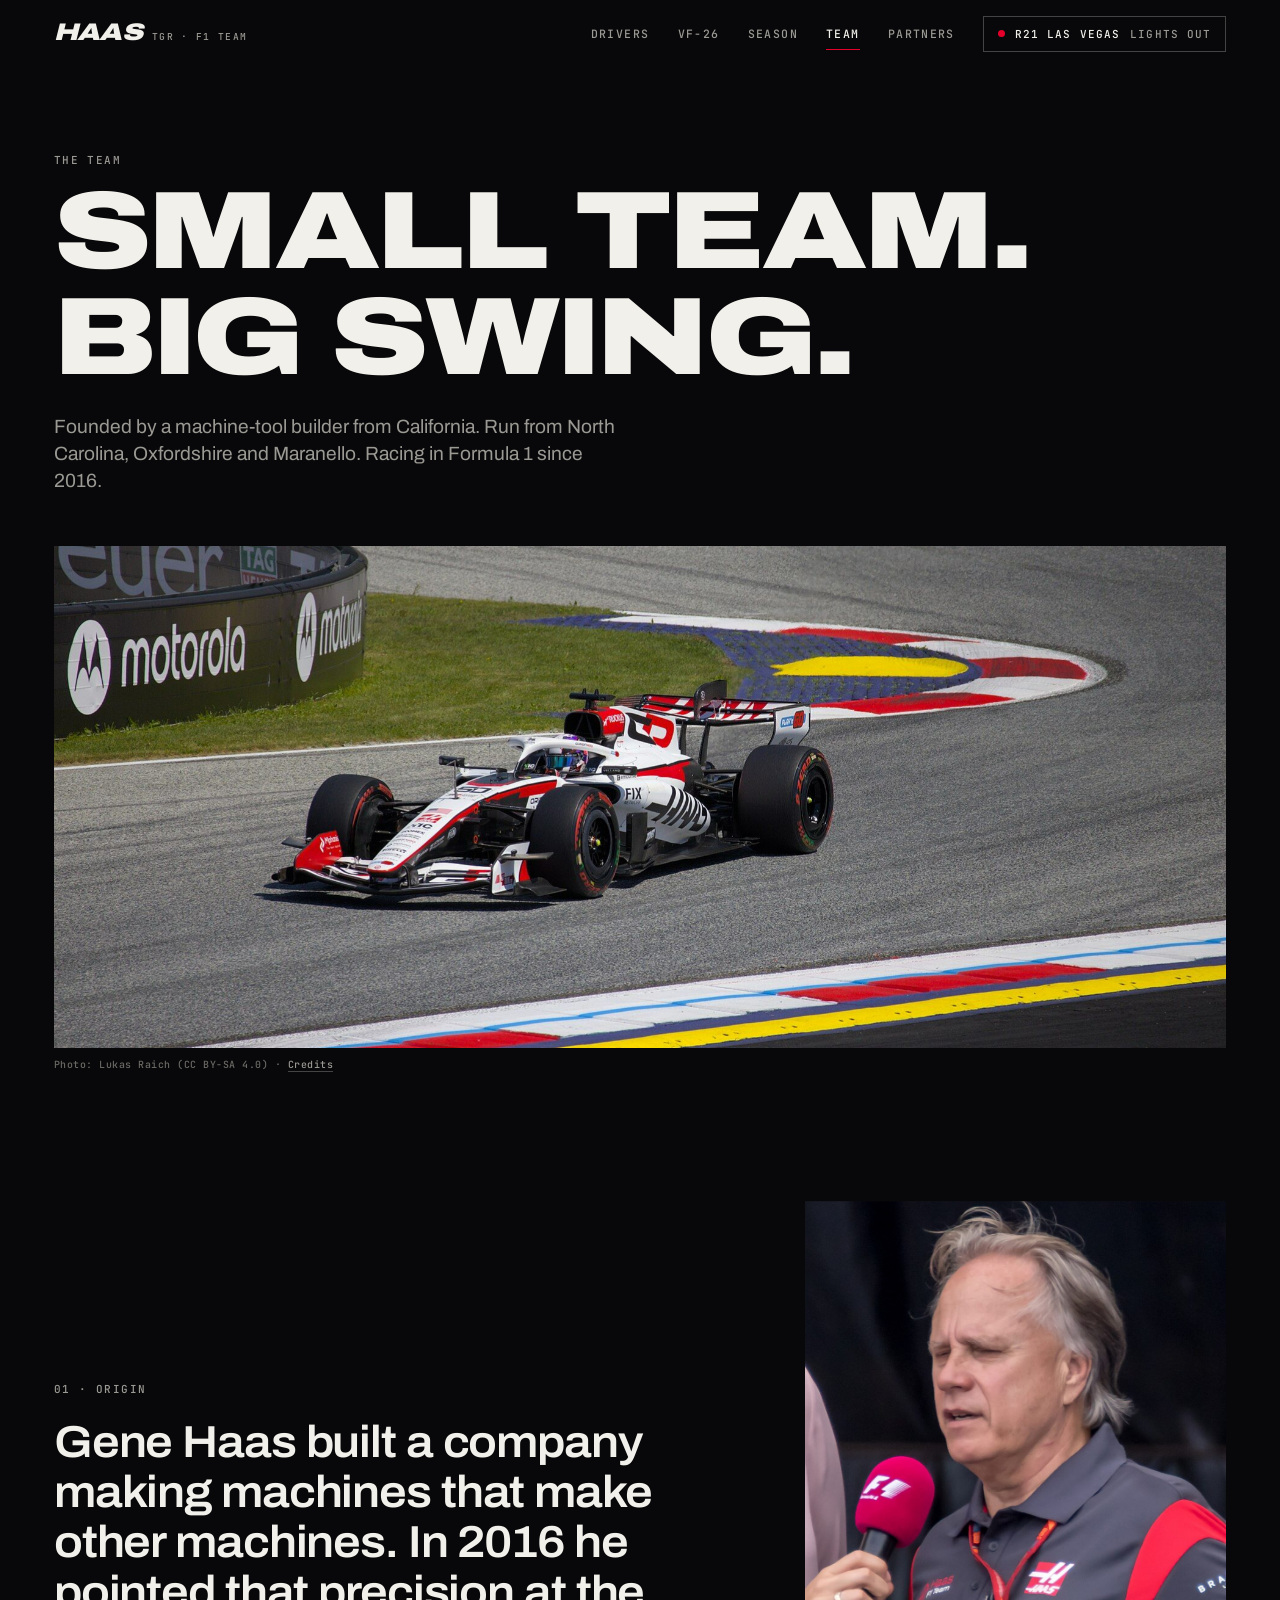
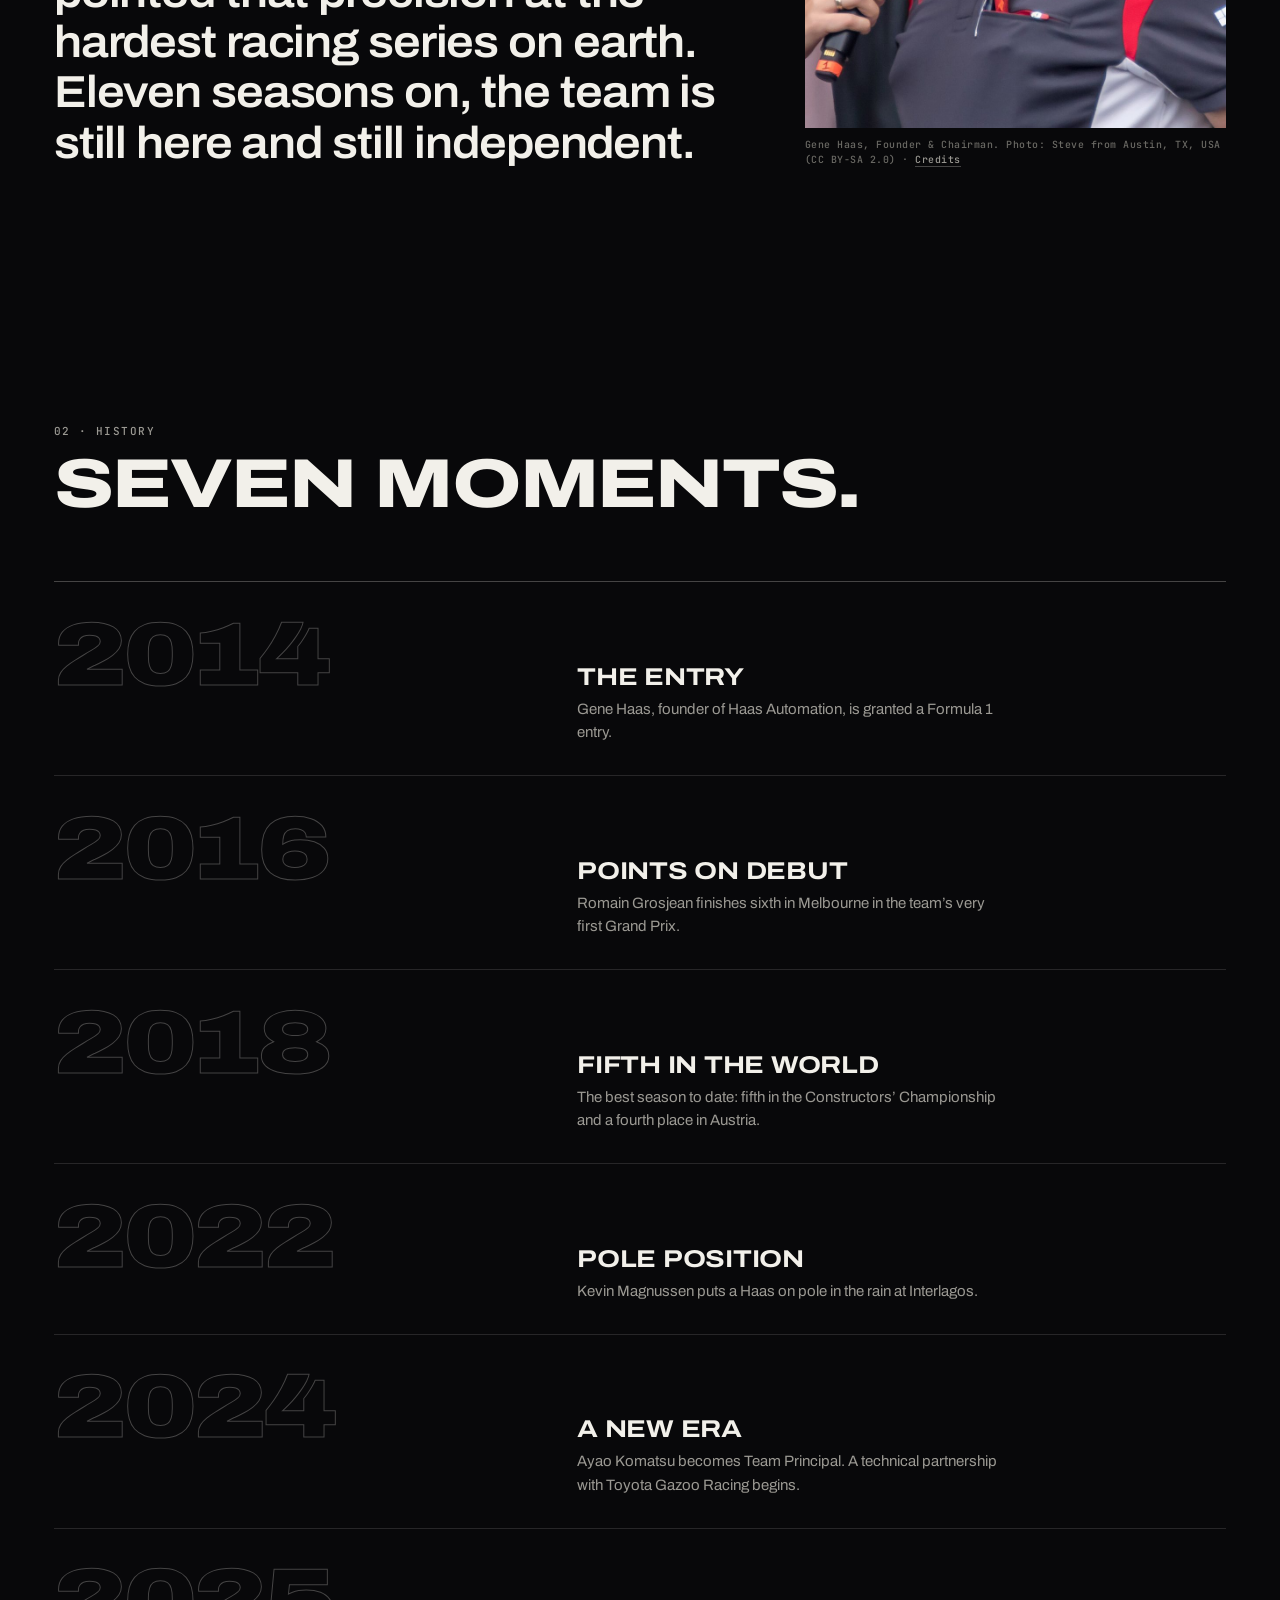
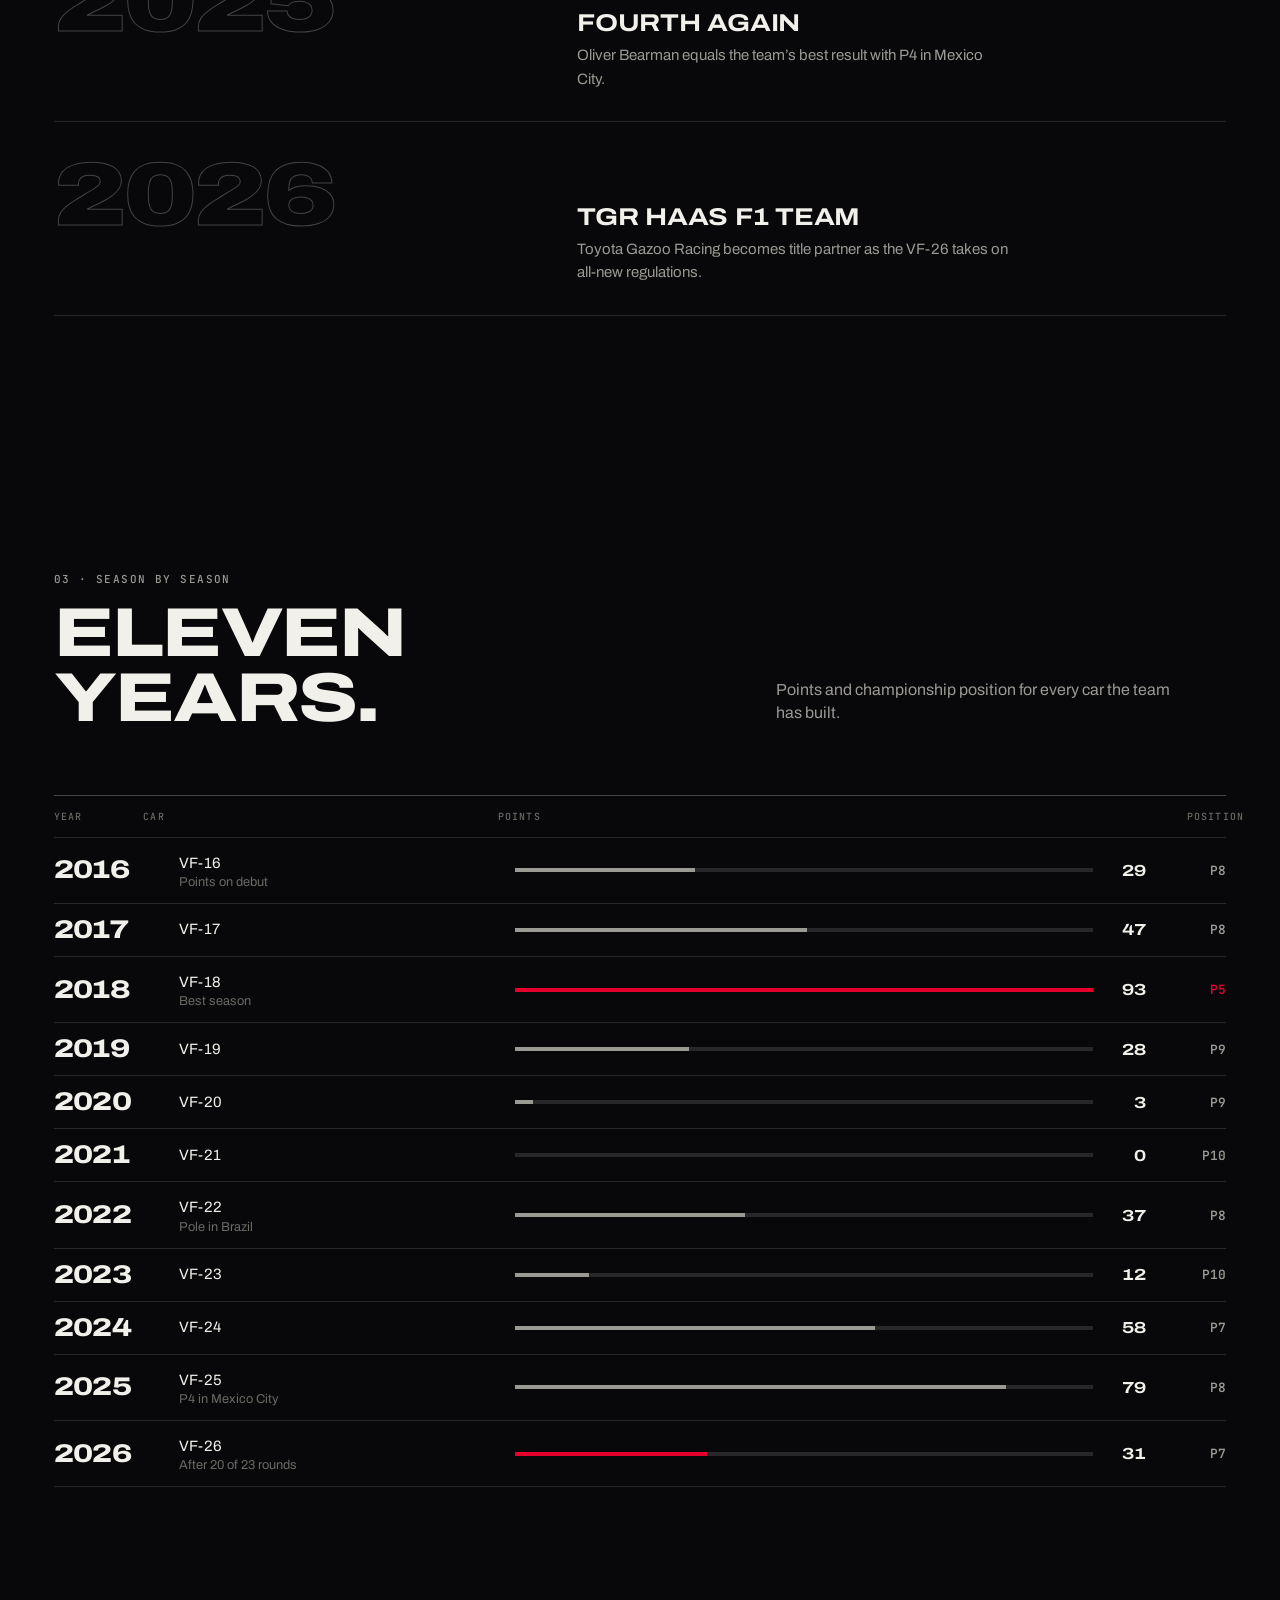
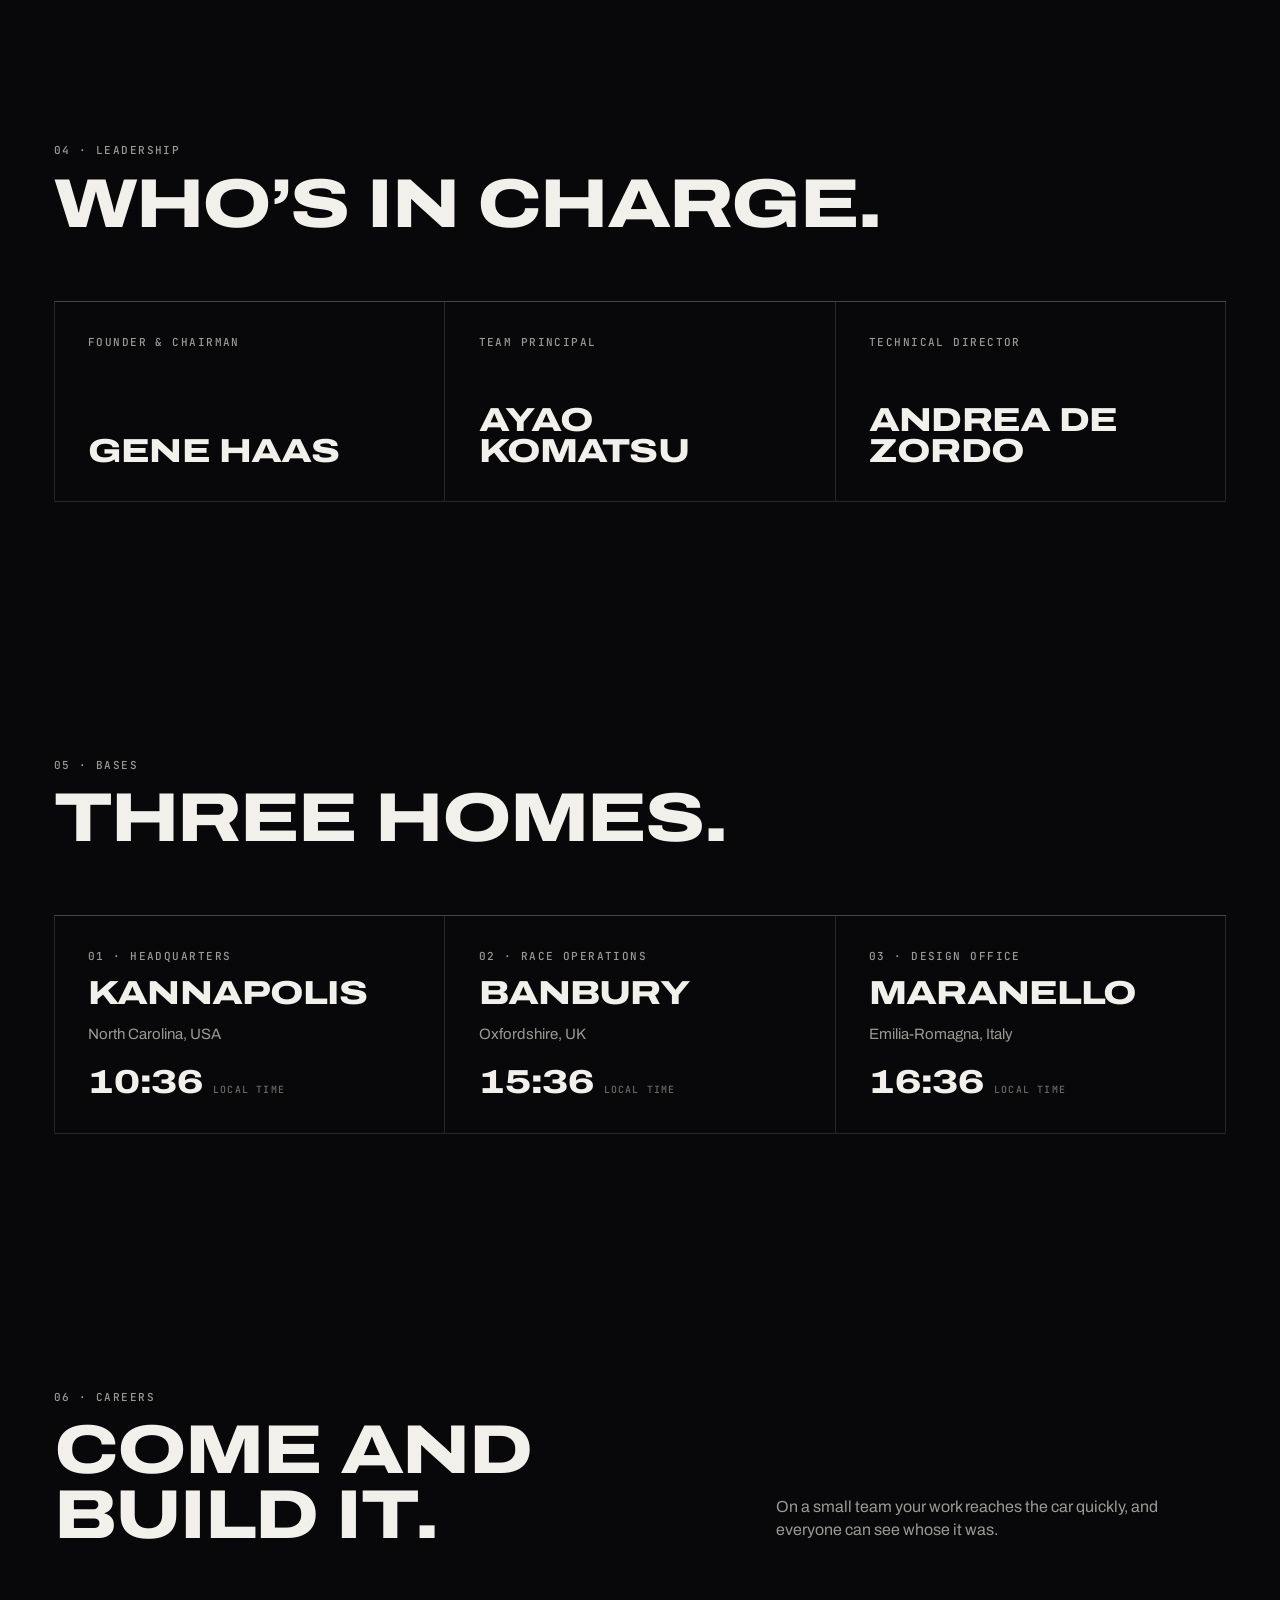
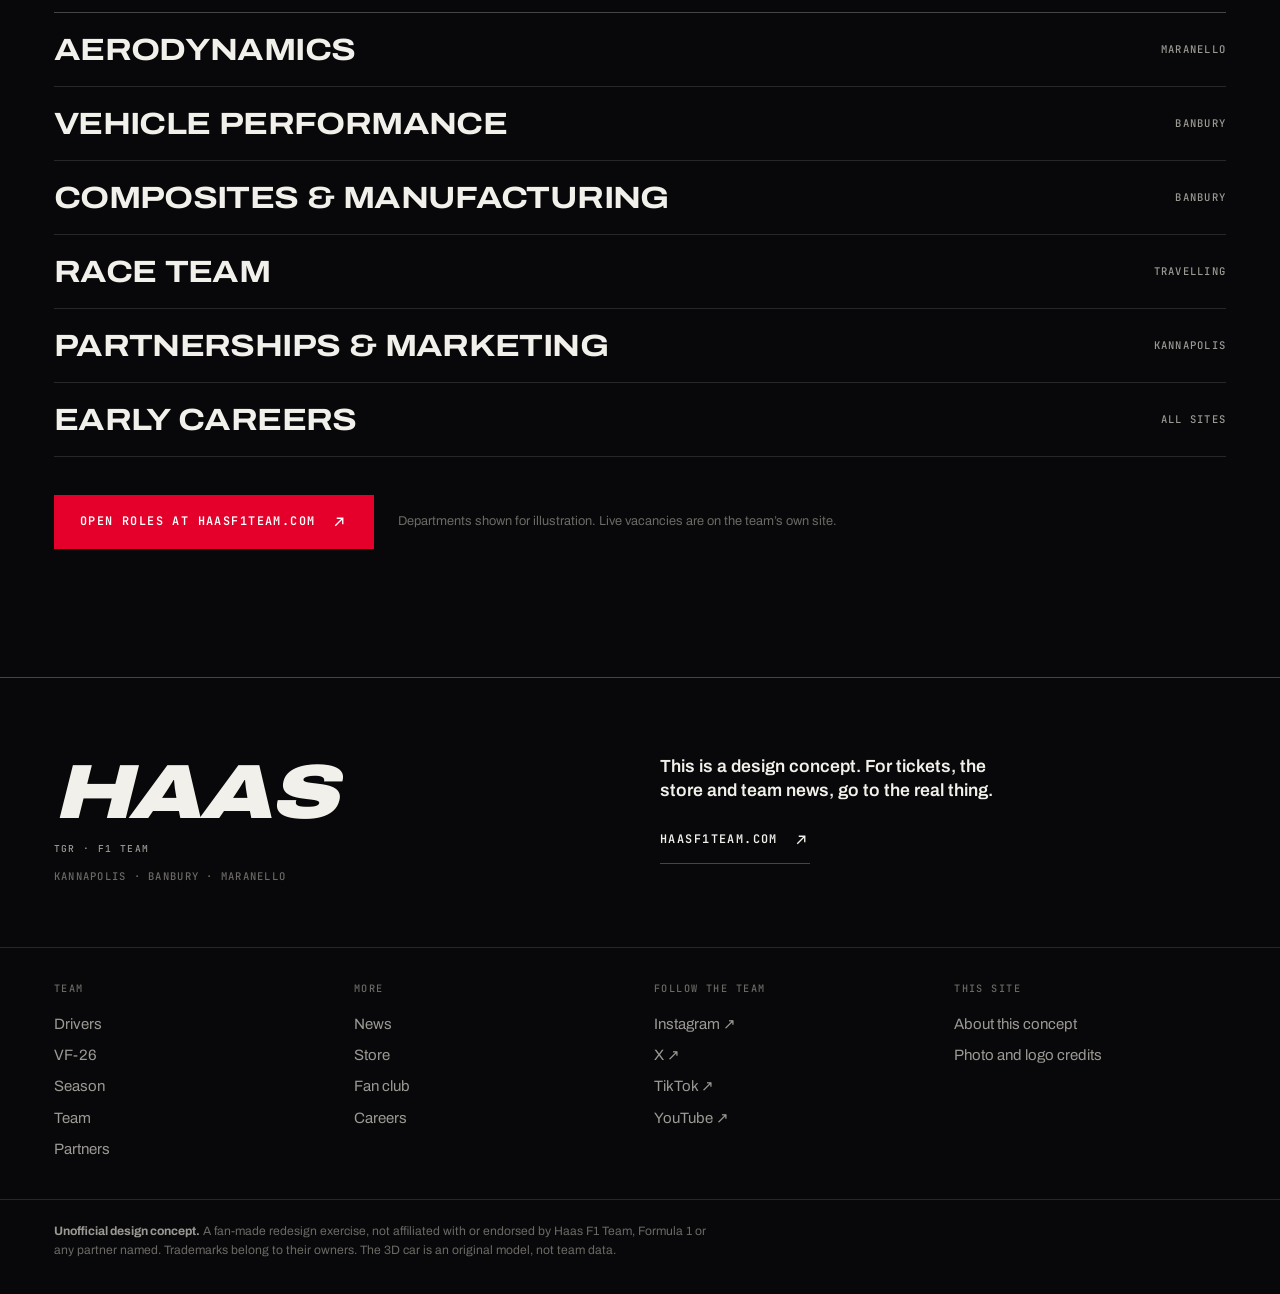
<file: docs/team.html>
<!doctype html>
<html lang="en">
<head>
<meta charset="utf-8">
<meta name="viewport" content="width=device-width, initial-scale=1">
<title>Team · TGR Haas F1 Team</title>
<meta name="description" content="The story, people and bases behind TGR Haas F1 Team, plus careers.">
<meta name="theme-color" content="#08080a">
<meta property="og:title" content="Team · TGR Haas F1 Team">
<meta property="og:description" content="The story, people and bases behind TGR Haas F1 Team, plus careers.">
<meta property="og:image" content="assets/img/bear1-1920.jpg">
<link rel="icon" href="assets/favicon.svg" type="image/svg+xml">
<link rel="preload" href="assets/fonts/archivo.woff2" as="font" type="font/woff2" crossorigin>
<link rel="stylesheet" href="assets/style.css">

<script>document.documentElement.classList.add('js')</script>
</head>
<body data-page="team.html">
<a class="skip" href="#main">Skip to content</a>
<div class="prog" aria-hidden="true"></div>
<header class="hdr">
  <a class="hdr__logo" href="index.html" aria-label="TGR Haas F1 Team, home"><span class="logo"><b>HAAS</b><i>TGR · F1 Team</i></span></a>
  <nav class="hdr__nav" aria-label="Main"><a href="drivers.html">Drivers</a><a href="car.html">VF-26</a><a href="season.html">Season</a><a href="team.html" aria-current="page">Team</a><a href="partners.html">Partners</a></nav>
  <a class="hdr__race" href="season.html"><span class="live"></span><span>R21 Las Vegas</span><b data-countdown-short></b></a>
  <button class="hdr__menu" aria-expanded="false" aria-controls="menu" aria-label="Menu"><i></i><i></i></button>
</header>
<div class="menu" id="menu" hidden>
  <nav aria-label="Mobile"><a href="index.html" style="--i:0"><small>01</small>Home</a><a href="drivers.html" style="--i:1"><small>02</small>Drivers</a><a href="car.html" style="--i:2"><small>03</small>VF-26</a><a href="season.html" style="--i:3"><small>04</small>Season</a><a href="team.html" style="--i:4" aria-current="page"><small>05</small>Team</a><a href="partners.html" style="--i:5"><small>06</small>Partners</a></nav>
  <p class="menu__foot"><span class="live"></span> Round 21 · Las Vegas Grand Prix · Sat 21 Nov · 20:00 PST</p>
</div>
<main id="main">
<section class="phero">
  <div class="wrap phero__in">
    <p class="label">The team</p>
    <h1 class="display phero__t">Small team.<br>Big swing.</h1>
    <p class="phero__sub">Founded by a machine-tool builder from California. Run from North Carolina, Oxfordshire and Maranello. Racing in Formula 1 since 2016.</p>
  </div>
  <div class="wrap phero__media"><figure class="ph phero__ph"><img src="assets/img/hira2-1920.jpg" srcset="assets/img/hira2-960.jpg 960w, assets/img/hira2-1920.jpg 1920w" sizes="100vw" alt="Ryo Hirakawa’s Haas VF-26 turning in at the Red Bull Ring" fetchpriority="high" decoding="async" style="object-position:50% 44%"></figure><p class="by">Photo: Lukas Raich (CC BY-SA 4.0) · <a href="credits.html">Credits</a></p></div>
</section>
<section class="sec">
  <div class="wrap lead">
    <div><p class="label" data-reveal>01 · Origin</p>
    <p class="lead__t" data-reveal>Gene Haas built a company making machines that make other machines. In 2016 he pointed that precision at the hardest racing series on earth. Eleven seasons on, the team is still here and still independent.</p></div>
    <div class="lead__ph" data-reveal><figure class="ph "><img src="assets/img/gene-1920.jpg" srcset="assets/img/gene-960.jpg 960w, assets/img/gene-1920.jpg 1920w" sizes="(min-width: 900px) 30vw, 100vw" alt="Gene Haas at the 2017 United States Grand Prix" loading="lazy" decoding="async"></figure><p class="by">Gene Haas, Founder &amp; Chairman. Photo: Steve from Austin, TX, USA (CC BY-SA 2.0) · <a href="credits.html">Credits</a></p></div>
  </div>
</section>

<section class="sec">
  <div class="wrap">
    <header class="sh"><p class="label" data-reveal>02 · History</p><h2 class="display sh__t" data-reveal>Seven moments.</h2></header>
    <ol class="hist"><li data-reveal><b class="display">2014</b><div><h3>The entry</h3><p>Gene Haas, founder of Haas Automation, is granted a Formula 1 entry.</p></div></li><li data-reveal><b class="display">2016</b><div><h3>Points on debut</h3><p>Romain Grosjean finishes sixth in Melbourne in the team’s very first Grand Prix.</p></div></li><li data-reveal><b class="display">2018</b><div><h3>Fifth in the world</h3><p>The best season to date: fifth in the Constructors’ Championship and a fourth place in Austria.</p></div></li><li data-reveal><b class="display">2022</b><div><h3>Pole position</h3><p>Kevin Magnussen puts a Haas on pole in the rain at Interlagos.</p></div></li><li data-reveal><b class="display">2024</b><div><h3>A new era</h3><p>Ayao Komatsu becomes Team Principal. A technical partnership with Toyota Gazoo Racing begins.</p></div></li><li data-reveal><b class="display">2025</b><div><h3>Fourth again</h3><p>Oliver Bearman equals the team’s best result with P4 in Mexico City.</p></div></li><li data-reveal><b class="display">2026</b><div><h3>TGR Haas F1 Team</h3><p>Toyota Gazoo Racing becomes title partner as the VF-26 takes on all-new regulations.</p></div></li></ol>
  </div>
</section>

<section class="sec">
  <div class="wrap">
    <header class="sh"><p class="label" data-reveal>03 · Season by season</p><h2 class="display sh__t" data-reveal>Eleven years.</h2><p class="sh__sub" data-reveal>Points and championship position for every car the team has built.</p></header>
    <div class="seasons" role="table" aria-label="Haas results by season">
      <div class="seasons__r seasons__r--h" role="row"><span role="columnheader">Year</span><span role="columnheader">Car</span><span role="columnheader">Points</span><span role="columnheader">Position</span></div>
      <div class="seasons__r" role="row" data-reveal><b role="cell" class="display">2016</b><span role="cell">VF-16<em>Points on debut</em></span><span role="cell" class="seasons__b"><i><u style="--w:31.182795698924732%"></u></i><b>29</b></span><span role="cell" class="seasons__p">P8</span></div><div class="seasons__r" role="row" data-reveal><b role="cell" class="display">2017</b><span role="cell">VF-17</span><span role="cell" class="seasons__b"><i><u style="--w:50.53763440860215%"></u></i><b>47</b></span><span role="cell" class="seasons__p">P8</span></div><div class="seasons__r is-best" role="row" data-reveal><b role="cell" class="display">2018</b><span role="cell">VF-18<em>Best season</em></span><span role="cell" class="seasons__b"><i><u style="--w:100%"></u></i><b>93</b></span><span role="cell" class="seasons__p">P5</span></div><div class="seasons__r" role="row" data-reveal><b role="cell" class="display">2019</b><span role="cell">VF-19</span><span role="cell" class="seasons__b"><i><u style="--w:30.107526881720432%"></u></i><b>28</b></span><span role="cell" class="seasons__p">P9</span></div><div class="seasons__r" role="row" data-reveal><b role="cell" class="display">2020</b><span role="cell">VF-20</span><span role="cell" class="seasons__b"><i><u style="--w:3.225806451612903%"></u></i><b>3</b></span><span role="cell" class="seasons__p">P9</span></div><div class="seasons__r" role="row" data-reveal><b role="cell" class="display">2021</b><span role="cell">VF-21</span><span role="cell" class="seasons__b"><i><u style="--w:0%"></u></i><b>0</b></span><span role="cell" class="seasons__p">P10</span></div><div class="seasons__r" role="row" data-reveal><b role="cell" class="display">2022</b><span role="cell">VF-22<em>Pole in Brazil</em></span><span role="cell" class="seasons__b"><i><u style="--w:39.784946236559136%"></u></i><b>37</b></span><span role="cell" class="seasons__p">P8</span></div><div class="seasons__r" role="row" data-reveal><b role="cell" class="display">2023</b><span role="cell">VF-23</span><span role="cell" class="seasons__b"><i><u style="--w:12.903225806451612%"></u></i><b>12</b></span><span role="cell" class="seasons__p">P10</span></div><div class="seasons__r" role="row" data-reveal><b role="cell" class="display">2024</b><span role="cell">VF-24</span><span role="cell" class="seasons__b"><i><u style="--w:62.365591397849464%"></u></i><b>58</b></span><span role="cell" class="seasons__p">P7</span></div><div class="seasons__r" role="row" data-reveal><b role="cell" class="display">2025</b><span role="cell">VF-25<em>P4 in Mexico City</em></span><span role="cell" class="seasons__b"><i><u style="--w:84.94623655913979%"></u></i><b>79</b></span><span role="cell" class="seasons__p">P8</span></div><div class="seasons__r" role="row" data-reveal><b role="cell" class="display">2026</b><span role="cell">VF-26<em>After 20 of 23 rounds</em></span><span role="cell" class="seasons__b"><i><u style="--w:33.33333333333333%"></u></i><b>31</b></span><span role="cell" class="seasons__p">P7</span></div>
    </div>
  </div>
</section>

<section class="sec">
  <div class="wrap">
    <header class="sh"><p class="label" data-reveal>04 · Leadership</p><h2 class="display sh__t" data-reveal>Who’s in charge.</h2></header>
    <ul class="people"><li data-reveal><p class="label">Founder & Chairman</p><h3 class="display">Gene Haas</h3></li><li data-reveal><p class="label">Team Principal</p><h3 class="display">Ayao Komatsu</h3></li><li data-reveal><p class="label">Technical Director</p><h3 class="display">Andrea De Zordo</h3></li></ul>
  </div>
</section>

<section class="sec">
  <div class="wrap">
    <header class="sh"><p class="label" data-reveal>05 · Bases</p><h2 class="display sh__t" data-reveal>Three homes.</h2></header>
    <ul class="people people--bases"><li data-reveal><p class="label">01 · Headquarters</p><h3 class="display">Kannapolis</h3><p>North Carolina, USA</p><p class="clock"><time data-tz="America/New_York">--:--</time><span>local time</span></p></li><li data-reveal><p class="label">02 · Race operations</p><h3 class="display">Banbury</h3><p>Oxfordshire, UK</p><p class="clock"><time data-tz="Europe/London">--:--</time><span>local time</span></p></li><li data-reveal><p class="label">03 · Design office</p><h3 class="display">Maranello</h3><p>Emilia-Romagna, Italy</p><p class="clock"><time data-tz="Europe/Rome">--:--</time><span>local time</span></p></li></ul>
  </div>
</section>

<section class="sec" id="careers">
  <div class="wrap">
    <header class="sh"><p class="label" data-reveal>06 · Careers</p><h2 class="display sh__t" data-reveal>Come and build it.</h2><p class="sh__sub" data-reveal>On a small team your work reaches the car quickly, and everyone can see whose it was.</p></header>
    <ul class="jobs"><li data-reveal><div><span>Aerodynamics</span><em>Maranello</em></div></li><li data-reveal><div><span>Vehicle Performance</span><em>Banbury</em></div></li><li data-reveal><div><span>Composites & Manufacturing</span><em>Banbury</em></div></li><li data-reveal><div><span>Race Team</span><em>Travelling</em></div></li><li data-reveal><div><span>Partnerships & Marketing</span><em>Kannapolis</em></div></li><li data-reveal><div><span>Early Careers</span><em>All sites</em></div></li></ul>
    <div class="jobs__cta" data-reveal><a class="cta cta--solid" href="https://www.haasf1team.com/" target="_blank" rel="noopener"><span>Open roles at haasf1team.com</span><svg class="arr" viewBox="0 0 24 24" aria-hidden="true"><path d="M7 17 17 7M9 7h8v8" fill="none" stroke="currentColor" stroke-width="1.8"/></svg></a><p class="fine">Departments shown for illustration. Live vacancies are on the team’s own site.</p></div>
  </div>
</section>
</main>
<footer class="ftr">
  <div class="wrap ftr__top">
    <div class="ftr__brand"><span class="logo"><b>HAAS</b><i>TGR · F1 Team</i></span><p>Kannapolis · Banbury · Maranello</p></div>
    <div class="ftr__off">
      <p class="ftr__offt">This is a design concept. For tickets, the store and team news, go to the real thing.</p>
      <a class="cta " href="https://www.haasf1team.com/" target="_blank" rel="noopener"><span>haasf1team.com</span><svg class="arr" viewBox="0 0 24 24" aria-hidden="true"><path d="M7 17 17 7M9 7h8v8" fill="none" stroke="currentColor" stroke-width="1.8"/></svg></a>
    </div>
  </div>
  <div class="wrap ftr__cols">
    <div><h2>Team</h2><a href="drivers.html">Drivers</a><a href="car.html">VF-26</a><a href="season.html">Season</a><a href="team.html">Team</a><a href="partners.html">Partners</a></div>
    <div><h2>More</h2><a href="index.html#news">News</a><a href="index.html#store">Store</a><a href="index.html#fans">Fan club</a><a href="team.html#careers">Careers</a></div>
    <div><h2>Follow the team</h2><a href="https://www.instagram.com/haasf1team/" target="_blank" rel="noopener">Instagram ↗</a><a href="https://x.com/HaasF1Team" target="_blank" rel="noopener">X ↗</a><a href="https://www.tiktok.com/@haasf1team" target="_blank" rel="noopener">TikTok ↗</a><a href="https://www.youtube.com/@HaasF1Team" target="_blank" rel="noopener">YouTube ↗</a></div>
    <div><h2>This site</h2><a href="credits.html#about">About this concept</a><a href="credits.html">Photo and logo credits</a></div>
  </div>
  <div class="wrap ftr__legal">
    <p><strong>Unofficial design concept.</strong> A fan-made redesign exercise, not affiliated with or endorsed by Haas F1 Team, Formula 1 or any partner named. Trademarks belong to their owners. The 3D car is an original model, not team data.</p>
  </div>
</footer>
<script src="assets/main.js" defer></script>

</body>
</html>
</file>
<file: docs/assets/style.css>
/* TGR Haas F1 Team concept, v2.
   One dark theme, one accent, one type family at two widths. Photography and
   the 3D car carry the pages; the interface stays out of the way. */

@font-face { font-family: "Archx"; src: url("fonts/archivo.woff2") format("woff2"); font-weight: 100 900; font-stretch: 62% 125%; font-display: swap; }
@font-face { font-family: "JBMono"; src: url("fonts/mono.woff2") format("woff2"); font-weight: 100 800; font-display: swap; }

:root {
  --bg: #08080a;
  --bg-2: #0f0f12;
  --bg-3: #17171b;
  --fg: #f2f0ea;
  --mut: #9b9993;
  --dim: #6a6964;
  --line: rgba(242, 240, 234, 0.13);
  --line-2: rgba(242, 240, 234, 0.26);
  --red: #e4002b;
  --sans: "Archx", "Helvetica Neue", Arial, sans-serif;
  --mono: "JBMono", ui-monospace, Menlo, monospace;
  --gut: clamp(18px, 4.2vw, 64px);
  --sec: clamp(72px, 10vw, 160px);
  --ease: cubic-bezier(0.2, 0.7, 0.2, 1);
}

*, *::before, *::after { box-sizing: border-box; }
html { -webkit-text-size-adjust: 100%; scroll-behavior: smooth; scroll-padding-top: 88px; background: var(--bg); }
body { margin: 0; background: var(--bg); color: var(--fg); font: 400 clamp(15px, 1.02vw, 17px)/1.55 var(--sans); -webkit-font-smoothing: antialiased; overflow-x: hidden; }
h1, h2, h3, p, dl, dd, ol, ul, figure { margin: 0; padding: 0; }
ol, ul { list-style: none; }
a { color: inherit; text-decoration: none; }
button, input { font: inherit; color: inherit; }
button { background: none; border: 0; padding: 0; cursor: pointer; }
img, svg, canvas { display: block; max-width: 100%; }
::selection { background: var(--red); color: #fff; }
:focus-visible { outline: 2px solid var(--red); outline-offset: 3px; }

.wrap { width: 100%; max-width: 1600px; margin-inline: auto; padding-inline: var(--gut); }
.skip { position: fixed; left: 12px; top: -80px; z-index: 300; background: var(--red); color: #fff; padding: 12px 18px; }
.skip:focus { top: 12px; }

/* type */
.display { font-family: var(--sans); font-stretch: 125%; font-weight: 800; text-transform: uppercase; letter-spacing: -0.025em; line-height: 0.94; }
.display small { font-stretch: 100%; font-weight: 500; letter-spacing: 0; }
.label { font: 500 0.69rem/1.3 var(--mono); letter-spacing: 0.13em; text-transform: uppercase; color: var(--mut); display: flex; align-items: center; gap: 0.7em; }
.fine { font-size: 0.8rem; color: var(--dim); margin-top: 18px; max-width: 80ch; }
.muted { color: var(--dim); }
.mono { font-family: var(--mono); font-size: 0.82em; letter-spacing: 0.04em; }
.live { width: 7px; height: 7px; border-radius: 50%; background: var(--red); flex: none; box-shadow: 0 0 0 0 rgba(228, 0, 43, 0.7); animation: live 1.8s infinite; }
@keyframes live { to { box-shadow: 0 0 0 9px rgba(228, 0, 43, 0); } }

.cta { display: inline-flex; align-items: center; gap: 14px; font: 600 0.74rem/1 var(--mono); letter-spacing: 0.12em; text-transform: uppercase; padding: 14px 0; border-bottom: 1px solid var(--line-2); transition: border-color 0.3s, gap 0.4s var(--ease), color 0.3s; }
.cta .arr { width: 18px; height: 18px; }
.cta:hover, a:hover > .cta, a:hover .cta { border-color: var(--red); gap: 22px; }
.cta--solid { background: var(--red); color: #fff; border: 0; padding: 18px 26px; }
.cta--solid:hover { background: #fff; color: var(--bg); }
.arr { width: 20px; height: 20px; flex: none; }

/* reveal */
.js [data-reveal] { opacity: 0; transform: translateY(22px); transition: opacity 0.8s var(--ease), transform 0.8s var(--ease); }
.js [data-reveal].is-in { opacity: 1; transform: none; }

/* page-to-page cross-fade where the browser supports it */
@view-transition { navigation: auto; }
::view-transition-old(root), ::view-transition-new(root) { animation-duration: 0.35s; }

/* scroll progress */
.prog { position: fixed; inset: 0 0 auto 0; height: 2px; z-index: 200; background: var(--red); transform: scaleX(var(--p, 0)); transform-origin: left; }

/* headings rise line by line */
.ln { display: block; overflow: hidden; padding: 0.08em 0; margin: -0.08em 0; }
.ln > span { display: block; }
.js .ln > span { transform: translateY(105%); transition: transform 1s var(--ease) calc(var(--i) * 90ms); }
.js .is-in .ln > span, .js .ln.is-in > span, .js .phero__t .ln > span { transform: none; }
@keyframes lnrise { from { transform: translateY(105%); } }

/* photos */
.ph { position: relative; overflow: hidden; background: var(--bg-2); }
.ph img { width: 100%; height: 100%; object-fit: cover; }
.js [data-reveal] > .ph, .js [data-reveal].ph, .js .prof__media[data-reveal] .ph, .js .faces .ph { clip-path: inset(0 0 100% 0); transition: clip-path 1.1s var(--ease) var(--d, 0ms); }
.js [data-reveal].is-in > .ph, .js [data-reveal].is-in.ph, .js .prof__media.is-in .ph, .js .face.is-in .ph { clip-path: inset(0); }
.js [data-reveal] .ph img { scale: 1.14; transition: scale 1.8s var(--ease) var(--d, 0ms), transform 1.4s var(--ease), filter 0.6s; }
.js [data-reveal].is-in .ph img { scale: 1; }

/* ---------- header ---------- */
.hdr { position: fixed; inset: 0 0 auto 0; z-index: 100; height: 68px; display: flex; align-items: center; gap: 28px; padding-inline: var(--gut); transition: background 0.35s, border-color 0.35s, transform 0.4s var(--ease); border-bottom: 1px solid transparent; }
.hdr.is-solid { background: rgba(8, 8, 10, 0.78); backdrop-filter: blur(16px) saturate(1.4); border-color: var(--line); }
.hdr.is-hidden { transform: translateY(-100%); }
.logo { display: inline-flex; align-items: baseline; gap: 10px; }
.logo b { font: italic 900 1.5rem/1 var(--sans); font-stretch: 125%; letter-spacing: -0.03em; }
.logo i { font: 500 0.6rem var(--mono); letter-spacing: 0.14em; text-transform: uppercase; color: var(--mut); font-style: normal; }
.hdr__nav { display: flex; gap: clamp(16px, 2.2vw, 34px); margin-left: auto; }
.hdr__nav a { font: 500 0.72rem var(--mono); letter-spacing: 0.12em; text-transform: uppercase; color: var(--mut); padding: 8px 0; border-bottom: 1px solid transparent; transition: color 0.25s, border-color 0.25s; }
.hdr__nav a:hover, .hdr__nav a[aria-current] { color: var(--fg); border-color: var(--red); }
.hdr__race { display: inline-flex; align-items: center; gap: 10px; font: 500 0.69rem var(--mono); letter-spacing: 0.1em; text-transform: uppercase; border: 1px solid var(--line-2); padding: 10px 14px; transition: border-color 0.3s, background 0.3s; }
.hdr__race b { font-weight: 500; color: var(--mut); font-variant-numeric: tabular-nums; }
.hdr__race:hover { border-color: var(--red); }
.hdr__menu { display: none; width: 44px; height: 44px; place-content: center; gap: 7px; margin-left: auto; }
.hdr__menu i { width: 24px; height: 2px; background: var(--fg); transition: transform 0.35s var(--ease); }
.hdr__menu[aria-expanded="true"] i:first-child { transform: translateY(4.5px) rotate(45deg); }
.hdr__menu[aria-expanded="true"] i:last-child { transform: translateY(-4.5px) rotate(-45deg); }
.menu { position: fixed; inset: 0; z-index: 90; background: var(--bg); padding: 96px var(--gut) 28px; display: flex; flex-direction: column; justify-content: space-between; opacity: 0; transition: opacity 0.3s; overflow-y: auto; }
.menu[hidden] { display: none; }
.menu.is-open { opacity: 1; }
.menu nav a { display: flex; align-items: baseline; gap: 16px; font: 800 clamp(2rem, 9.5vw, 4rem)/1 var(--sans); font-stretch: 125%; text-transform: uppercase; letter-spacing: -0.02em; padding: 14px 0; border-bottom: 1px solid var(--line); transform: translateY(16px); opacity: 0; transition: 0.5s var(--ease) calc(var(--i) * 45ms); }
.menu.is-open nav a { transform: none; opacity: 1; }
.menu nav a[aria-current] { color: var(--red); }
.menu nav small { font: 500 0.66rem var(--mono); color: var(--dim); letter-spacing: 0.1em; }
.menu__foot { font: 500 0.66rem var(--mono); letter-spacing: 0.1em; text-transform: uppercase; color: var(--mut); display: flex; gap: 10px; align-items: center; margin-top: 28px; }
@media (max-width: 980px) { .hdr__nav { display: none; } .hdr__race { margin-left: auto; } .hdr__menu { display: grid; margin-left: 0; } }
@media (max-width: 520px) { .hdr__race b { display: none; } .logo i { display: none; } }

a.hero__cell:hover { background: rgba(242, 240, 234, 0.05); }

/* ---------- sections ---------- */
.sec { padding-block: var(--sec); }
.sec--tight { padding-block: calc(var(--sec) * 0.55); }
.sec--flush { padding-bottom: 0; }
.sh { display: grid; grid-template-columns: minmax(0, 1.5fr) minmax(0, 1fr); gap: 14px 48px; align-items: end; margin-bottom: clamp(32px, 5vw, 76px); }
.sh .label { grid-column: 1 / -1; }
.sh__t { font-size: clamp(2.1rem, 5.4vw, 5.6rem); }
.sh__t:last-child { grid-column: 1 / -1; }
.sh__sub { color: var(--mut); font-size: clamp(1rem, 1.25vw, 1.2rem); line-height: 1.45; max-width: 46ch; padding-bottom: 0.4em; }
.sh .seg { justify-self: end; margin-bottom: 0.6em; }
@media (max-width: 860px) { .sh { grid-template-columns: 1fr; } .sh .seg { justify-self: start; } }

.facts { display: flex; flex-wrap: wrap; gap: 16px 36px; }
.facts dt { font: 500 0.62rem var(--mono); letter-spacing: 0.12em; text-transform: uppercase; color: var(--mut); margin-bottom: 4px; }
.facts dd { font: 700 1.12rem/1.1 var(--sans); font-stretch: 112%; text-transform: uppercase; letter-spacing: -0.01em; }
.facts--lg dd { font-size: clamp(2rem, 4vw, 4rem); font-weight: 800; font-stretch: 125%; }

/* next race + standings */
.now { display: grid; grid-template-columns: 1.25fr 1fr; border-top: 1px solid var(--line-2); }
.race, .stand { padding: clamp(24px, 3.4vw, 52px) 0; display: flex; flex-direction: column; gap: 22px; align-items: flex-start; }
.race { padding-right: clamp(20px, 4vw, 64px); border-right: 1px solid var(--line); }
.stand { padding-left: clamp(20px, 4vw, 64px); }
.race__t { font-size: clamp(2.6rem, 6.6vw, 7rem); font-weight: 900; }
.race__t small { display: block; font-size: 0.24em; letter-spacing: 0.12em; color: var(--mut); margin-top: 0.7em; font-family: var(--mono); font-weight: 500; }
.race__when { color: var(--mut); }
.cd { display: grid; grid-template-columns: repeat(4, minmax(0, 1fr)); width: 100%; max-width: 560px; border: 1px solid var(--line-2); }
.cd div { padding: 16px 14px 12px; border-right: 1px solid var(--line); }
.cd div:last-child { border: 0; }
.cd b { display: block; font: 800 clamp(1.9rem, 4.2vw, 4rem)/1 var(--sans); font-stretch: 125%; letter-spacing: -0.03em; font-variant-numeric: tabular-nums; }
.cd div:last-child b { color: var(--red); }
.cd span { font: 500 0.6rem var(--mono); letter-spacing: 0.14em; text-transform: uppercase; color: var(--mut); }
.stand__pos { font-size: clamp(7rem, 17vw, 17rem); line-height: 0.8; font-weight: 900; display: flex; align-items: flex-start; }
.stand__pos small { font-size: 0.26em; color: var(--red); font-weight: 800; font-stretch: 125%; margin: 0.18em 0.1em 0 0; }
.stand__pts { color: var(--mut); }
.stand__pts b { color: var(--fg); font-weight: 700; }
.bars { width: 100%; display: grid; gap: 12px; margin-top: auto; padding-top: 22px; border-top: 1px solid var(--line); }
.bars li { display: grid; grid-template-columns: minmax(0, 1.5fr) minmax(0, 1fr) 2.4em; gap: 14px; align-items: center; font-size: 0.92rem; }
.bars em { font: 500 0.6rem var(--mono); letter-spacing: 0.08em; color: var(--dim); font-style: normal; text-transform: uppercase; margin-left: 8px; }
.bars i { height: 3px; background: var(--line); }
.bars u { display: block; height: 100%; width: var(--w); background: var(--red); transform: scaleX(0); transform-origin: left; transition: transform 1.3s var(--ease) 0.25s; }
.is-in .bars u, .bars.is-in u, .is-in > .bars u { transform: none; }
.bars b { font: 700 1rem var(--sans); font-stretch: 125%; text-align: right; font-variant-numeric: tabular-nums; }
.bars--lg li { grid-template-columns: 7em minmax(0, 1fr) 2.4em; }
.bars--lg i { height: 6px; }
@media (max-width: 900px) { .now { grid-template-columns: 1fr; } .race { border-right: 0; border-bottom: 1px solid var(--line); padding-right: 0; } .stand { padding-left: 0; } }

/* driver rows */
.dlist { border-top: 1px solid var(--line-2); }
.drow { display: grid; grid-template-columns: minmax(0, 58fr) minmax(0, 42fr); border-bottom: 1px solid var(--line); min-height: clamp(360px, 40vw, 620px); }
.drow:nth-child(even) { grid-template-columns: minmax(0, 42fr) minmax(0, 58fr); }
.drow:nth-child(even) .drow__ph { order: 2; }
.drow__ph img { transition: transform 1.4s var(--ease), filter 0.6s; filter: saturate(0.9) contrast(1.04); }
.drow:hover .drow__ph img { transform: scale(1.045); filter: none; }
.drow__in { padding: clamp(24px, 4vw, 64px) var(--gut); display: flex; flex-direction: column; gap: 18px; justify-content: flex-end; align-items: flex-start; }
.drow__n { font-size: clamp(2.4rem, 5.2vw, 5.4rem); font-weight: 900; }
.drow__n small, .prof__n small { display: block; font-size: 0.32em; color: var(--mut); margin-bottom: 0.7em; letter-spacing: 0.02em; }
.drow__line { color: var(--mut); max-width: 36ch; font-size: 1.05rem; }
@media (max-width: 900px) { .drow, .drow:nth-child(even) { grid-template-columns: minmax(0, 1fr); min-height: 0; } .drow:nth-child(even) .drow__ph { order: 0; } .drow__ph { aspect-ratio: 16 / 10; } }

.kpis { display: grid; grid-template-columns: repeat(4, 1fr); border-top: 1px solid var(--line-2); }
.kpis > div { padding: 24px 20px 6px 0; border-right: 1px solid var(--line); padding-left: 20px; }
.kpis > div:first-child { padding-left: 0; } .kpis > div:last-child { border: 0; }
.kpis .display { font-size: clamp(2.2rem, 5vw, 5.2rem); font-weight: 900; font-variant-numeric: tabular-nums; }
.kpis .display small { font-size: 0.3em; color: var(--red); margin-left: 0.2em; font-weight: 700; }
.kpis span { color: var(--mut); font-size: 0.9rem; }
@media (max-width: 760px) { .kpis { grid-template-columns: 1fr 1fr; } .kpis > div { border-bottom: 1px solid var(--line); padding: 18px 12px; } .kpis > div:nth-child(odd) { padding-left: 0; } .kpis > div:nth-child(even) { border-right: 0; } }

/* news */
.news { display: grid; grid-template-columns: 1.1fr 1fr; gap: clamp(24px, 4vw, 72px); border-top: 1px solid var(--line-2); padding-top: clamp(24px, 3vw, 44px); }
.news__ph { aspect-ratio: 16 / 10; margin-bottom: 20px; }
.news__ph img { transition: transform 1.2s var(--ease); }
.news__lead:hover img { transform: scale(1.04); }
.news__lead h3 { font: 700 clamp(1.5rem, 2.6vw, 2.6rem)/1.08 var(--sans); font-stretch: 112%; letter-spacing: -0.02em; margin-top: 10px; max-width: 22ch; }
.news__list li a { display: grid; grid-template-columns: 1fr auto; gap: 8px 20px; padding: 22px 0; border-bottom: 1px solid var(--line); align-items: end; transition: padding 0.4s var(--ease), border-color 0.3s; }
.news__list li:first-child a { padding-top: 0; }
.news__list .label { grid-column: 1 / -1; }
.news__list h3 { font: 600 clamp(1.1rem, 1.5vw, 1.45rem)/1.2 var(--sans); letter-spacing: -0.01em; }
.news__list .arr { color: var(--dim); transition: transform 0.4s var(--ease), color 0.3s; }
.news__list a:hover { border-color: var(--red); padding-left: 10px; }
.news__list a:hover .arr { color: var(--red); transform: translateX(6px); }
@media (max-width: 900px) { .news { grid-template-columns: 1fr; } }


/* store + fans */
.duo { display: grid; grid-template-columns: 1fr 1fr; gap: 0; border: 1px solid var(--line-2); }
.duo__c { padding: clamp(26px, 4vw, 64px); display: flex; flex-direction: column; gap: 16px; align-items: flex-start; min-height: clamp(280px, 28vw, 420px); transition: background 0.4s; }
.duo__c + .duo__c { border-left: 1px solid var(--line-2); }
.duo__c h3 { font-size: clamp(1.8rem, 3.6vw, 3.6rem); }
.duo__c p:not(.label) { color: var(--mut); max-width: 34ch; }
.duo__c .cta { margin-top: auto; }
.duo__c:hover { background: var(--bg-2); }
@media (max-width: 760px) { .duo { grid-template-columns: 1fr; } .duo__c + .duo__c { border-left: 0; border-top: 1px solid var(--line-2); } }

/* partner strip */
.pstrip__h { display: flex; justify-content: space-between; align-items: center; margin-bottom: 22px; }
.pstrip { display: grid; grid-template-columns: repeat(auto-fill, minmax(190px, 1fr)); border-top: 1px solid var(--line-2); border-left: 1px solid var(--line); }
.pstrip li { padding: 26px 18px; border-right: 1px solid var(--line); border-bottom: 1px solid var(--line); font: 700 0.98rem/1.1 var(--sans); font-stretch: 118%; text-transform: uppercase; letter-spacing: -0.01em; color: var(--mut); transition: color 0.3s, background 0.3s; }
.pstrip li:hover { color: var(--fg); background: var(--bg-2); }

/* ---------- footer ---------- */
.ftr { border-top: 1px solid var(--line-2); padding-top: clamp(40px, 6vw, 90px); }
.ftr__top { display: grid; grid-template-columns: 1fr 1fr; gap: 40px; padding-bottom: clamp(36px, 5vw, 72px); }
.ftr__brand .logo b { font-size: clamp(2.6rem, 6vw, 5.6rem); }
.ftr__brand .logo { flex-direction: column; gap: 10px; }
.ftr__brand p { color: var(--dim); font: 500 0.66rem var(--mono); letter-spacing: 0.12em; text-transform: uppercase; margin-top: 14px; }
.nl label { display: block; font: 600 1.1rem var(--sans); margin-bottom: 16px; }
.nl__row { display: flex; border-bottom: 1px solid var(--line-2); max-width: 560px; }
.nl input { flex: 1; min-width: 0; background: none; border: 0; padding: 14px 0; outline: none; font-size: 1.05rem; }
.nl input::placeholder { color: var(--dim); }
.nl button { display: inline-flex; align-items: center; gap: 10px; font: 600 0.72rem var(--mono); letter-spacing: 0.12em; text-transform: uppercase; transition: color 0.3s; }
.nl button:hover { color: var(--red); }
.nl__row:focus-within { border-color: var(--red); }
.nl__msg { font: 500 0.72rem var(--mono); min-height: 1.5em; padding-top: 10px; color: #ff6b81; }
.nl__msg.ok { color: #7be08f; }
.ftr__cols { display: grid; grid-template-columns: repeat(4, 1fr); gap: 28px; padding-block: 34px; border-top: 1px solid var(--line); }
.ftr__cols h2 { font: 500 0.64rem var(--mono); letter-spacing: 0.14em; text-transform: uppercase; color: var(--dim); margin-bottom: 14px; }
.ftr__cols a { display: block; padding: 4px 0; color: var(--mut); transition: color 0.2s; }
.ftr__cols a:hover { color: var(--fg); }
.ftr__legal { padding-block: 22px 34px; border-top: 1px solid var(--line); font-size: 0.76rem; color: var(--dim); }
.ftr__legal p { max-width: 96ch; } .ftr__legal strong { color: var(--mut); }
@media (max-width: 760px) { .ftr__top { grid-template-columns: 1fr; } .ftr__cols { grid-template-columns: 1fr 1fr; } }



/* ---------- driver profile ---------- */
.prof { padding-block: var(--sec); border-bottom: 1px solid var(--line); }
.prof__head { display: flex; justify-content: space-between; align-items: flex-end; gap: 20px; margin-bottom: clamp(24px, 3vw, 44px); }
.prof__n { font-size: clamp(2.8rem, 9.6vw, 10.5rem); font-weight: 900; line-height: 0.86; margin-top: 16px; }
.prof__num { font-size: clamp(4rem, 15vw, 16rem); line-height: 0.74; font-weight: 900; font-style: italic; color: transparent; -webkit-text-stroke: 1px var(--line-2); }
.prof__media { display: grid; grid-template-columns: minmax(0, 1fr) minmax(0, 1.9fr); gap: 10px; }
.prof__ph--p img { object-position: 50% 16%; }
.prof__ph { min-height: 0; }
.prof__media { aspect-ratio: 2.55 / 1; }
.prof__ph--b { aspect-ratio: auto; } .prof__ph--b img { object-position: 50% 22%; }
.prof__grid { display: grid; grid-template-columns: 1fr 1fr; gap: clamp(28px, 6vw, 110px); margin-top: clamp(28px, 4vw, 64px); }
.prof__line { font: 600 clamp(1.3rem, 2.3vw, 2.2rem)/1.15 var(--sans); font-stretch: 110%; letter-spacing: -0.02em; margin-bottom: 22px; max-width: 24ch; }
.prof__bio { color: var(--mut); margin-bottom: 14px; max-width: 54ch; font-size: 1.04rem; }
.tiles { display: grid; grid-template-columns: 1fr 1fr; border-top: 1px solid var(--line-2); border-left: 1px solid var(--line); }
.tiles > div { padding: 18px 18px 20px; border-right: 1px solid var(--line); border-bottom: 1px solid var(--line); }
.tiles dt { font: 500 0.62rem var(--mono); letter-spacing: 0.12em; text-transform: uppercase; color: var(--mut); margin-bottom: 10px; }
.tiles dd { font: 800 clamp(1.3rem, 2.3vw, 2.2rem)/1 var(--sans); font-stretch: 125%; text-transform: uppercase; letter-spacing: -0.02em; }
.tiles dd small { display: block; font: 500 0.62rem var(--mono); letter-spacing: 0.1em; color: var(--dim); margin-top: 8px; }
.tiles--6 { grid-template-columns: repeat(6, 1fr); }
.tl { margin-top: 26px; }
.tl li { display: grid; grid-template-columns: 6em 1fr; gap: 14px; padding: 13px 0; border-bottom: 1px solid var(--line); align-items: baseline; }
.tl b { font: 500 0.7rem var(--mono); letter-spacing: 0.1em; color: var(--red); text-transform: uppercase; }
.tl span { color: var(--mut); }
.note { max-width: 1100px; }
.note p:not(.label) { color: var(--mut); font-size: 1.08rem; max-width: 72ch; margin-top: 16px; }
@media (max-width: 1100px) { .tiles--6 { grid-template-columns: repeat(3, 1fr); } }
@media (max-width: 900px) { .prof__num { display: none; } .prof__media { aspect-ratio: auto; } .prof__ph { aspect-ratio: 16 / 10; } .prof__ph--p { aspect-ratio: 4 / 5; } .prof__grid, .prof__media { grid-template-columns: minmax(0, 1fr); } .prof__ph--b { aspect-ratio: 3 / 2; } }
@media (max-width: 560px) { .tiles--6 { grid-template-columns: 1fr 1fr; } }

.is-xray .xp__legend { opacity: 1; transform: none; }

/* aero modes + comparison */
.modes { display: grid; grid-template-columns: 1fr 1fr; border: 1px solid var(--line-2); }
.mode { padding: clamp(24px, 3.4vw, 52px); display: grid; gap: 14px; align-content: start; }
.mode + .mode { border-left: 1px solid var(--line-2); }
.mode h3 { font-size: clamp(1.6rem, 3vw, 3rem); }
.mode > p:not(.label) { color: var(--mut); max-width: 40ch; }
.mode .bars { border: 0; padding-top: 12px; }
@media (max-width: 760px) { .modes { grid-template-columns: 1fr; } .mode + .mode { border-left: 0; border-top: 1px solid var(--line-2); } }
.cmp { border-top: 1px solid var(--line-2); }
.cmp__r { display: grid; grid-template-columns: minmax(0, 1.3fr) minmax(0, 1fr) minmax(0, 1fr) 4.5em; gap: 20px; align-items: center; padding: 18px 0; border-bottom: 1px solid var(--line); }
.cmp__r--h { font: 500 0.62rem var(--mono); letter-spacing: 0.12em; text-transform: uppercase; color: var(--dim); padding: 12px 0; }
.cmp__l { font: 600 1.05rem var(--sans); }
.cmp__l em { display: block; font: 400 0.82rem var(--sans); color: var(--dim); font-style: normal; margin-top: 3px; }
.cmp__v { display: grid; gap: 8px; }
.cmp__v i { height: 4px; background: var(--line); }
.cmp__v u { display: block; height: 100%; width: var(--w); background: var(--dim); transform: scaleX(0); transform-origin: left; transition: transform 1.2s var(--ease) 0.2s; }
.cmp__v--new u { background: var(--red); }
.is-in .cmp__v u { transform: none; }
.cmp__v b { font: 700 1.05rem var(--sans); font-stretch: 120%; font-variant-numeric: tabular-nums; }
.cmp__v b small { font: 500 0.62rem var(--mono); color: var(--dim); margin-left: 4px; }
.cmp__d { font: 600 0.8rem var(--mono); text-align: right; color: var(--mut); }
@media (max-width: 700px) { .cmp__r { grid-template-columns: 1fr 1fr; gap: 12px 16px; } .cmp__l { grid-column: 1 / -1; } .cmp__d, .cmp__r--h { display: none; } }
.spec { display: grid; grid-template-columns: 1fr 1.5fr; gap: clamp(20px, 5vw, 90px); }
.spec .sh { grid-template-columns: 1fr; align-content: start; margin: 0; }
.spec__l > div { display: grid; grid-template-columns: 11em 1fr; gap: 18px; padding: 17px 0; border-bottom: 1px solid var(--line); align-items: baseline; }
.spec__l > div:first-child { border-top: 1px solid var(--line-2); }
.spec__l dt { font: 500 0.66rem var(--mono); letter-spacing: 0.12em; text-transform: uppercase; color: var(--mut); }
.spec__l dd { font: 600 1.08rem var(--sans); }
@media (max-width: 900px) { .spec { grid-template-columns: 1fr; } .spec__l > div { grid-template-columns: 1fr; gap: 4px; } }
.gal { display: grid; grid-template-columns: 1.6fr 1fr; gap: 6px; padding: 0 6px; }
.gal__i--0 { aspect-ratio: 2 / 1; } .gal__i--3 { aspect-ratio: 2 / 1; grid-column: 2; grid-row: 2; }
.gal__i--2 { grid-row: 2; grid-column: 1; aspect-ratio: 2 / 1; }
.gal__i img { transition: transform 1.4s var(--ease); } .gal__i:hover img { transform: scale(1.03); }
@media (max-width: 760px) { .gal { grid-template-columns: 1fr; } .gal__i { grid-column: auto !important; grid-row: auto !important; aspect-ratio: 3 / 2 !important; } }

/* ---------- season ---------- */
.form { margin-top: clamp(32px, 4vw, 60px); }
.form__s { display: grid; grid-template-columns: repeat(23, minmax(0, 1fr)); gap: 3px; margin-top: 16px; }
.form__s li { display: grid; gap: 6px; text-align: center; }
.form__s b { display: grid; place-items: center; aspect-ratio: 1 / 1.25; font: 700 clamp(0.6rem, 1.1vw, 1rem) var(--sans); font-stretch: 112%; font-variant-numeric: tabular-nums; }
.form__s span { font: 500 0.56rem var(--mono); color: var(--dim); }
.form__s .pts b, .k.pts { background: var(--red); color: #fff; }
.form__s .out b, .k.out { background: var(--bg-3); color: var(--mut); }
.form__s .ret b, .k.ret { background: none; box-shadow: inset 0 0 0 1px var(--line-2); color: var(--dim); }
.form__s .tbd b, .k.tbd { background: repeating-linear-gradient(135deg, transparent 0 4px, var(--line) 4px 5px); }
.form .fine { display: flex; flex-wrap: wrap; gap: 6px 8px; align-items: center; }
.k { display: inline-block; width: 12px; height: 12px; margin-left: 12px; } .k:first-child { margin-left: 0; }
.tbl-wrap { overflow-x: auto; border-top: 1px solid var(--line-2); }
.tbl { width: 100%; border-collapse: collapse; min-width: 720px; }
.tbl th { font: 500 0.62rem var(--mono); letter-spacing: 0.12em; text-transform: uppercase; color: var(--dim); text-align: left; padding: 14px 14px 14px 0; border-bottom: 1px solid var(--line); }
.tbl td { padding: 15px 14px 15px 0; border-bottom: 1px solid var(--line); vertical-align: middle; }
.tbl tbody tr { transition: background 0.2s; }
.tbl tbody tr:hover { background: var(--bg-2); }
.tbl td b { font: 700 1.08rem var(--sans); font-stretch: 118%; text-transform: uppercase; letter-spacing: -0.01em; }
.tbl td > span:not(.r):not(.who):not(.pill):not(.muted) { display: block; font-size: 0.8rem; color: var(--dim); }
.tbl .num { text-align: right; font: 700 1.05rem var(--sans); font-stretch: 120%; font-variant-numeric: tabular-nums; padding-right: 0; }
.tbl .mono { color: var(--mut); white-space: nowrap; }
.tag { font: 500 0.56rem var(--mono); letter-spacing: 0.1em; text-transform: uppercase; color: var(--mut); border: 1px solid var(--line-2); padding: 2px 6px; margin-left: 10px; font-style: normal; vertical-align: 2px; }
.r { display: inline-block; min-width: 3.3em; text-align: center; font: 600 0.74rem var(--mono); padding: 6px 8px; margin-right: 8px; }
.r--pts { background: var(--red); color: #fff; }
.r--out { background: var(--bg-3); color: var(--mut); }
.r--ret { box-shadow: inset 0 0 0 1px var(--line-2); color: var(--dim); }
.r--sp { box-shadow: inset 0 0 0 1px var(--red); color: var(--fg); min-width: 0; }
.who { font-size: 0.82rem; color: var(--mut); }
.pill { display: inline-flex; gap: 8px; align-items: center; font: 600 0.66rem var(--mono); letter-spacing: 0.1em; text-transform: uppercase; }
.tbl tr.is-next td { border-block: 1px solid var(--red); background: rgba(228, 0, 43, 0.08); }
.tbl tr.is-up td b { color: var(--mut); } .tbl tr.is-next td b { color: var(--fg); }
.tbl tr.is-out { display: none; }
.tbl tfoot td { font: 500 0.66rem var(--mono); letter-spacing: 0.12em; text-transform: uppercase; color: var(--mut); border-bottom: 0; }
.tbl tfoot .num { font: 800 1.5rem var(--sans); font-stretch: 125%; color: var(--fg); }
@media (max-width: 700px) { .form__s { grid-template-columns: repeat(12, minmax(0, 1fr)); row-gap: 10px; } }

/* ---------- team ---------- */
.lead { display: grid; grid-template-columns: 1.6fr 1fr; gap: clamp(28px, 6vw, 110px); align-items: end; }
.lead__ph .ph { aspect-ratio: 4 / 5; } .lead__ph img { object-position: 50% 20%; }
@media (max-width: 860px) { .lead { grid-template-columns: 1fr; } }
.lead__t { font: 600 clamp(1.5rem, 3.5vw, 3.4rem)/1.12 var(--sans); font-stretch: 108%; letter-spacing: -0.025em; max-width: 26ch; margin-top: 20px; }
.hist { border-top: 1px solid var(--line-2); }
.hist li { display: grid; grid-template-columns: minmax(0, 1fr) minmax(0, 1.3fr); gap: 24px; padding: clamp(18px, 2.4vw, 34px) 0; border-bottom: 1px solid var(--line); align-items: baseline; }
.hist b { font-size: clamp(2.6rem, 7vw, 7rem); font-weight: 900; color: transparent; -webkit-text-stroke: 1px var(--line-2); transition: color 0.35s, -webkit-text-stroke-color 0.35s; }
.hist li:hover b { color: var(--red); -webkit-text-stroke-color: var(--red); }
.hist h3 { font: 700 clamp(1.2rem, 1.9vw, 1.8rem) var(--sans); font-stretch: 118%; text-transform: uppercase; letter-spacing: -0.01em; margin-bottom: 8px; }
.hist p { color: var(--mut); max-width: 48ch; }
@media (max-width: 700px) { .hist li { grid-template-columns: 1fr; gap: 6px; } }
.people { display: grid; grid-template-columns: repeat(3, 1fr); border-top: 1px solid var(--line-2); border-left: 1px solid var(--line); }
.people li { padding: clamp(20px, 2.6vw, 38px); border-right: 1px solid var(--line); border-bottom: 1px solid var(--line); display: grid; gap: 14px; min-height: 200px; align-content: space-between; }
.people h3 { font-size: clamp(1.5rem, 2.6vw, 2.7rem); }
.people p:not(.label) { color: var(--mut); }
@media (max-width: 800px) { .people { grid-template-columns: 1fr; } .people li { min-height: 0; } }
.jobs { border-top: 1px solid var(--line-2); }
.jobs a { display: grid; grid-template-columns: 1fr auto auto; gap: 20px; align-items: center; padding: 20px 0; border-bottom: 1px solid var(--line); transition: padding 0.4s var(--ease), border-color 0.3s; }
.jobs a span { font: 700 clamp(1.2rem, 2.4vw, 2.3rem) var(--sans); font-stretch: 118%; text-transform: uppercase; letter-spacing: -0.02em; }
.jobs em { font: 500 0.66rem var(--mono); letter-spacing: 0.12em; text-transform: uppercase; color: var(--mut); font-style: normal; }
.jobs a:hover { padding-inline: 14px; border-color: var(--red); }
.jobs .arr { color: var(--dim); transition: 0.3s; } .jobs a:hover .arr { color: var(--red); }

/* ---------- partners + credits ---------- */
.pgrid { display: grid; grid-template-columns: repeat(auto-fill, minmax(min(100%, 280px), 1fr)); border-top: 1px solid var(--line-2); border-left: 1px solid var(--line); margin-top: 22px; }
.pgrid a { position: relative; display: flex; flex-direction: column; justify-content: flex-end; gap: 10px; min-height: 190px; padding: 24px; border-right: 1px solid var(--line); border-bottom: 1px solid var(--line); transition: background 0.3s; }
.pgrid h3 { font-size: clamp(1.3rem, 2vw, 1.9rem); }
.pgrid .arr { position: absolute; right: 20px; top: 20px; color: var(--dim); transition: 0.3s var(--ease); }
.pgrid a:hover { background: var(--bg-2); } .pgrid a:hover .arr { color: var(--red); transform: translateX(5px); }
.pgrid--title { grid-template-columns: 1fr; }
.pgrid--title a { min-height: clamp(240px, 30vw, 440px); background: var(--red); border: 0; }
.pgrid--title a:hover { background: #c40025; }
.pgrid--title h3 { font-size: clamp(2.2rem, 8.6vw, 9rem); font-weight: 900; line-height: 0.86; }
.pgrid--title .label, .pgrid--title .arr { color: #fff; }
.cta-band { display: flex; justify-content: space-between; align-items: center; gap: 28px; flex-wrap: wrap; border-block: 1px solid var(--line-2); padding-block: clamp(32px, 5vw, 72px); }
.cta-band h2 { font-size: clamp(1.8rem, 4.6vw, 4.6rem); }
.creds { border-top: 1px solid var(--line-2); }
.creds li { display: grid; grid-template-columns: 220px 1fr; gap: 24px; padding: 20px 0; border-bottom: 1px solid var(--line); align-items: center; }
.creds h2 { font: 600 1rem var(--sans); margin-bottom: 6px; overflow-wrap: anywhere; }
.creds p { color: var(--mut); font-size: 0.9rem; } .creds .label { margin-top: 10px; flex-wrap: wrap; }
.creds a { color: var(--fg); border-bottom: 1px solid var(--line-2); } .creds a:hover { border-color: var(--red); }
@media (max-width: 600px) { .creds li { grid-template-columns: 1fr; } }

.cd b.tick { animation: tick 0.45s var(--ease); }
@keyframes tick { from { transform: translateY(-0.18em); opacity: 0.2; } }

/* last race strip */
.last { display: grid; grid-template-columns: auto 1fr auto; gap: 14px 40px; align-items: center; border-block: 1px solid var(--line); padding: 22px 0; }
.last .label { grid-column: 1 / -1; }
.last h3 { font-size: clamp(1.2rem, 2vw, 1.9rem); }
.last ul { display: flex; gap: 28px; flex-wrap: wrap; }
.last li { display: flex; align-items: baseline; gap: 10px; color: var(--mut); }
.last li b { font: 800 1.2rem var(--sans); font-stretch: 125%; color: var(--fg); }
.last > p:last-child { color: var(--mut); font-size: 0.9rem; max-width: 30ch; }
@media (max-width: 900px) { .last { grid-template-columns: 1fr; } }

/* championship tables */
.champs { display: grid; grid-template-columns: 1.25fr 1fr; gap: clamp(28px, 5vw, 90px); }
.champs .label { margin-bottom: 14px; }
.champ { border-top: 1px solid var(--line-2); }
.champ li { display: grid; grid-template-columns: 2.2em minmax(0, 9.5em) minmax(0, 1fr) 3em; gap: 14px; align-items: center; padding: 11px 0; border-bottom: 1px solid var(--line); color: var(--mut); position: relative; }
.champ span { font: 500 0.66rem var(--mono); color: var(--dim); }
.champ b { font: 600 1rem var(--sans); font-stretch: 112%; text-transform: uppercase; letter-spacing: -0.01em; }
.champ b small { display: block; font: 400 0.74rem var(--sans); font-stretch: 100%; text-transform: none; color: var(--dim); letter-spacing: 0; }
.champ i { height: 3px; background: var(--line); }
.champ u { display: block; height: 100%; width: var(--w); background: var(--dim); transform: scaleX(0); transform-origin: left; transition: transform 1.3s var(--ease) 0.15s; }
.champ .is-in u { transform: none; }
.champ em { font: 700 1rem var(--sans); font-stretch: 125%; font-style: normal; text-align: right; font-variant-numeric: tabular-nums; }
.champ .is-us { color: var(--fg); }
.champ .is-us::before { content: ""; position: absolute; left: -14px; top: 0; bottom: 0; width: 3px; background: var(--red); }
.champ .is-us u { background: var(--red); } .champ .is-us span { color: var(--red); }
.champ--d li { grid-template-columns: 2.2em minmax(0, 1fr) 3em; }
.champ .gap { display: block; padding: 2px 0 2px 3.2em; color: var(--dim); letter-spacing: 0.3em; border-bottom: 1px solid var(--line); }
@media (max-width: 900px) { .champs { grid-template-columns: 1fr; } }

.fine a { border-bottom: 1px solid var(--line-2); } .fine a:hover { color: var(--fg); }

/* per-driver results */
.prof .form { margin-top: clamp(28px, 4vw, 56px); }
.starts { border-top: 1px solid var(--line-2); margin-top: 14px; }
.starts li { display: flex; gap: 16px; align-items: center; padding: 14px 0; border-bottom: 1px solid var(--line); }
.starts b { font: 700 1.05rem var(--sans); font-stretch: 118%; text-transform: uppercase; }
.starts em { font: 500 0.66rem var(--mono); letter-spacing: 0.1em; color: var(--mut); font-style: normal; text-transform: uppercase; margin-left: auto; }
.js .form__s li { opacity: 0; transform: translateY(10px); transition: opacity 0.5s var(--ease) calc(var(--i) * 28ms), transform 0.5s var(--ease) calc(var(--i) * 28ms); }
.js .form.is-in .form__s li { opacity: 1; transform: none; }
.js .tbl tbody tr { opacity: 0; transform: translateY(8px); transition: opacity 0.5s var(--ease) calc(var(--i, 0) * 22ms), transform 0.5s var(--ease) calc(var(--i, 0) * 22ms), background 0.2s; }
.js .tbl-wrap.is-in tbody tr { opacity: 1; transform: none; }

/* season by season (team) */
.seasons { border-top: 1px solid var(--line-2); }
.seasons__r { display: grid; grid-template-columns: minmax(0, 7em) minmax(0, 1fr) minmax(0, 2fr) 4em; gap: 20px; align-items: center; padding: 14px 0; border-bottom: 1px solid var(--line); }
.seasons__r--h { font: 500 0.62rem var(--mono); letter-spacing: 0.12em; text-transform: uppercase; color: var(--dim); }
.seasons__r > b { font-size: clamp(1.2rem, 2vw, 1.9rem); }
.seasons__r em { display: block; font: 400 0.8rem var(--sans); color: var(--dim); font-style: normal; }
.seasons__b { display: grid; grid-template-columns: 1fr 2.6em; gap: 14px; align-items: center; }
.seasons__b i { height: 4px; background: var(--line); }
.seasons__b u { display: block; height: 100%; width: var(--w); background: var(--mut); transform: scaleX(0); transform-origin: left; transition: transform 1.2s var(--ease) 0.15s; }
.is-in .seasons__b u { transform: none; }
.seasons__b b { font: 700 1rem var(--sans); font-stretch: 125%; text-align: right; font-variant-numeric: tabular-nums; }
.seasons__p { font: 600 0.8rem var(--mono); text-align: right; color: var(--mut); }
.seasons__r.is-best u, .seasons__r:last-child u { background: var(--red); } .seasons__r.is-best .seasons__p { color: var(--red); }
@media (max-width: 700px) { .seasons__r { grid-template-columns: 4.6em 1fr 3em; } .seasons__b { grid-column: 1 / -1; grid-row: 2; } .seasons__r--h span:nth-child(3) { display: none; } }

/* ============ v3: nothing sits on top of anything ============ */
.by { font: 500 0.62rem/1.5 var(--mono); letter-spacing: 0.05em; color: var(--dim); margin-top: 10px; }
.by a { color: var(--mut); border-bottom: 1px solid var(--line-2); transition: color 0.2s, border-color 0.2s; }
.by a:hover { color: var(--fg); border-color: var(--red); }

/* home hero: headline sits on the empty track, top left; the car stays clear */
.hero { height: 100svh; min-height: 640px; display: flex; flex-direction: column; }
.hero__view { position: relative; flex: 1; min-height: 0; isolation: isolate; overflow: hidden; }
.hero__bg { position: absolute; inset: 0; z-index: -1; }
.hero__bg img { animation: slow 16s var(--ease) both; }
@keyframes slow { from { transform: scale(1.08); } to { transform: scale(1); } }
.hero__bg::after { content: ""; position: absolute; inset: 0; background: linear-gradient(180deg, rgba(8, 8, 10, 0.86) 0%, rgba(8, 8, 10, 0.5) 22%, rgba(8, 8, 10, 0) 46%, rgba(8, 8, 10, 0) 88%, rgba(8, 8, 10, 0.45) 100%); }
.hero__in { padding-top: clamp(96px, 13vh, 132px); }
.hero__in .label { color: rgba(242, 240, 234, 0.85); margin-bottom: 14px; }
.hero__t { font-size: clamp(2.3rem, 6.3vw, 7rem); line-height: 0.88; font-weight: 900; }
.hero__t span { display: block; }
.hero__t i { font-style: normal; color: var(--red); }
.js .hero__t span { animation: rise 1.1s var(--ease) both; }
.js .hero__t span:last-child { animation-delay: 0.12s; }
@keyframes rise { from { opacity: 0; transform: translateY(0.35em); } }
.hero__bar { margin: 0 var(--gut); display: grid; grid-template-columns: 1.6fr 1fr 1fr 1.4fr; }
.hero__cell { padding: 16px 20px 18px; display: grid; gap: 8px; border-right: 1px solid var(--line); transition: background 0.3s; }
.hero__cell:first-child { padding-left: 0; }
.hero__cell:last-child { border-right: 0; }
a.hero__cell:hover { background: rgba(242, 240, 234, 0.05); }
.hero__cell b { font: 800 clamp(1.25rem, 2.2vw, 2.2rem)/1 var(--sans); font-stretch: 125%; letter-spacing: -0.02em; text-transform: uppercase; font-variant-numeric: tabular-nums; }
.hero__cell b small { color: var(--red); font-size: 0.7em; }
.hero .by { margin: 0 var(--gut); padding: 6px 0 12px; text-align: right; border-top: 1px solid var(--line); }
@media (max-width: 760px) {
  .hero__bar { grid-template-columns: 1fr 1fr; }
  .hero__cell { padding: 12px 12px 14px; border-bottom: 1px solid var(--line); }
  .hero__cell:nth-child(odd) { padding-left: 0; }
  .hero__cell:nth-child(even) { border-right: 0; }
  .hero__cell:nth-last-child(-n + 2) { border-bottom: 0; }
  .hero__bg img { object-position: 38% 50% !important; }
  .hero__t { font-size: clamp(2.2rem, 10.5vw, 3.4rem); }
}

/* page heroes: words first, photograph underneath */
.phero { padding-top: clamp(124px, 17vh, 190px); }
.phero__in { padding-bottom: clamp(28px, 4vw, 60px); }
.phero__t { font-size: clamp(2.6rem, 8.6vw, 9.6rem); font-weight: 900; line-height: 0.88; margin: 16px 0 clamp(16px, 2.2vw, 30px); }
.phero__sub { font-size: clamp(1.05rem, 1.5vw, 1.4rem); line-height: 1.4; max-width: 52ch; color: var(--mut); }
.phero__ph { aspect-ratio: 21 / 9; }
.js .phero__ph { animation: wipe 1.2s var(--ease) 0.25s both; }
.js .phero__ph img { animation: slow 6s var(--ease) both; }
@keyframes wipe { from { clip-path: inset(0 0 100% 0); } to { clip-path: inset(0); } }
.phero:not(:has(.phero__media)) { border-bottom: 1px solid var(--line); }
@media (max-width: 760px) { .phero__ph { aspect-ratio: 4 / 3; } }

/* who we are: text and photo side by side */
.about__g { display: grid; grid-template-columns: minmax(0, 1fr) minmax(0, 1.15fr); gap: clamp(28px, 5vw, 90px); align-items: center; }
.about__t { font-size: clamp(1.5rem, 3.1vw, 3.2rem); line-height: 1.04; margin: 20px 0 clamp(26px, 3.4vw, 48px); }
.about .facts { margin-bottom: clamp(24px, 3vw, 40px); }
.about__ph { aspect-ratio: 4 / 3; }
@media (max-width: 900px) { .about__g { grid-template-columns: 1fr; } }

/* driver cards: portrait on top, details underneath */
.faces { display: grid; grid-template-columns: repeat(4, minmax(0, 1fr)); gap: clamp(8px, 1vw, 16px); }
.face { display: flex; flex-direction: column; background: var(--bg-2); transition: background 0.3s; }
.face__ph { aspect-ratio: 4 / 5; }
.face__ph img { object-position: 50% 18%; filter: saturate(0.88) contrast(1.04); }
.face:hover .face__ph img { transform: scale(1.05); filter: none; }
.face__in { position: relative; padding: clamp(14px, 1.5vw, 22px); display: grid; gap: 10px; flex: 1; align-content: start; }
.face__in::before { content: ""; position: absolute; left: 0; right: 0; top: 0; height: 2px; background: var(--red); transform: scaleX(0); transform-origin: left; transition: transform 0.6s var(--ease); }
.face:hover { background: var(--bg-3); } .face:hover .face__in::before { transform: none; }
.face h3 { font-size: clamp(1.15rem, 1.9vw, 2rem); font-weight: 900; overflow-wrap: anywhere; }
.face h3 small { display: block; font-size: 0.46em; color: var(--mut); margin-bottom: 0.5em; }
.face .facts { gap: 10px 22px; margin-top: 4px; } .face .facts dd { font-size: 0.92rem; }
@media (max-width: 1000px) { .faces { grid-template-columns: 1fr 1fr; } }
@media (max-width: 520px) { .face .facts { display: none; } }

/* drivers page: jump links */
.subnav { border-block: 1px solid var(--line); margin-top: clamp(28px, 4vw, 56px); }
.subnav .wrap { display: flex; gap: clamp(18px, 3vw, 44px); overflow-x: auto; scrollbar-width: none; }
.subnav a { padding: 18px 0; font: 700 0.84rem var(--sans); font-stretch: 118%; text-transform: uppercase; color: var(--mut); white-space: nowrap; display: flex; gap: 8px; align-items: baseline; transition: color 0.2s; }
.subnav a small { font: 500 0.62rem var(--mono); color: var(--red); }
.subnav a:hover { color: var(--fg); }
.prof__by { display: flex; flex-wrap: wrap; gap: 0 28px; }

/* 3D stages */
.carsec .sh__t { font-size: clamp(3.4rem, 12vw, 13rem); font-weight: 900; line-height: 0.82; color: transparent; -webkit-text-stroke: 1.5px rgba(242, 240, 234, 0.55); }
.stage, .xp__stage { position: relative; overflow: hidden; cursor: grab; background: radial-gradient(ellipse 62% 52% at 50% 64%, rgba(242, 240, 234, 0.1), transparent 72%), var(--bg-2); border: 1px solid var(--line); }
.stage:active, .xp__stage:active { cursor: grabbing; }
.stage { height: clamp(340px, 62vh, 720px); }
.stage canvas, .xp__stage canvas { position: absolute; inset: 0; width: 100% !important; height: 100% !important; opacity: 0; transition: opacity 1.2s; }
.is-ready > canvas { opacity: 1; }
.stage__hint, .xp__hint { font: 500 0.64rem var(--mono); letter-spacing: 0.12em; text-transform: uppercase; color: var(--mut); }
.stage__hint { text-align: center; margin: 12px 0 clamp(26px, 3.4vw, 48px); }
.carsec__cta { margin-top: clamp(28px, 4vw, 56px); display: flex; align-items: center; gap: 24px; flex-wrap: wrap; }
.carsec__cta .fine { margin: 0; }
.no-webgl { background: url("img/bear3-1920.jpg") center / cover; }

/* explorer: stage and controls on the left, information on the right, as a grid */
.xp { display: grid; grid-template-columns: minmax(0, 1fr) clamp(330px, 28vw, 420px); min-height: 100svh; padding-top: 68px; border-bottom: 1px solid var(--line); }
.xp__main { display: flex; flex-direction: column; gap: 14px; min-width: 0; padding: clamp(16px, 2vw, 28px) clamp(16px, 2vw, 28px) clamp(16px, 2vw, 26px) var(--gut); }
.xp__head { display: flex; justify-content: space-between; align-items: flex-end; gap: 12px 28px; flex-wrap: wrap; }
.xp__t { font-size: clamp(2.6rem, 5.2vw, 5.4rem); font-weight: 900; line-height: 0.86; margin-top: 10px; }
.xp__hint { padding-bottom: 0.5em; }
.xp__stage { flex: 1; min-height: 360px; }
.hot { position: absolute; left: 0; top: 0; width: 30px; height: 30px; margin: -15px 0 0 -15px; border-radius: 50%; background: rgba(8, 8, 10, 0.7); border: 1px solid var(--fg); font: 600 0.68rem var(--mono); display: grid; place-items: center; transition: background 0.25s, border-color 0.25s, opacity 0.3s; z-index: 2; will-change: transform; }
.hot::after { content: ""; position: absolute; inset: -6px; border-radius: 50%; border: 1px solid rgba(242, 240, 234, 0.4); animation: ring 2.2s infinite; }
@keyframes ring { to { transform: scale(1.45); opacity: 0; } }
.hot:hover, .hot.is-on { background: var(--red); border-color: var(--red); }
.hot.is-off { opacity: 0; pointer-events: none; }
.xp__dock { display: flex; flex-wrap: wrap; gap: 8px; }
.seg { display: inline-flex; border: 1px solid var(--line-2); }
.seg button, .tog { font: 600 0.68rem var(--mono); letter-spacing: 0.1em; text-transform: uppercase; padding: 13px 15px; color: var(--mut); transition: background 0.25s, color 0.25s, border-color 0.25s; white-space: nowrap; }
.seg button + button { border-left: 1px solid var(--line); }
.seg button:hover, .tog:hover { color: var(--fg); }
.seg button.is-on { background: var(--fg); color: var(--bg); }
.seg--aero button.is-on { background: var(--red); color: #fff; }
.tog { border: 1px solid var(--line-2); display: inline-flex; align-items: center; gap: 10px; }
.tog::before { content: ""; width: 8px; height: 8px; border-radius: 50%; border: 1px solid currentColor; }
.tog.is-on { color: var(--fg); border-color: #29d3ff; }
.tog.is-on::before { background: #29d3ff; border-color: #29d3ff; box-shadow: 0 0 10px #29d3ff; }
.tog--plain::before { display: none; }
.rng { display: inline-flex; align-items: center; gap: 12px; border: 1px solid var(--line-2); padding: 0 15px; font: 600 0.68rem var(--mono); letter-spacing: 0.1em; text-transform: uppercase; color: var(--mut); min-height: 44px; }
.rng input { -webkit-appearance: none; appearance: none; width: clamp(90px, 9vw, 150px); height: 2px; background: var(--line-2); outline-offset: 8px; }
.rng input::-webkit-slider-thumb { -webkit-appearance: none; width: 16px; height: 16px; border-radius: 50%; background: var(--red); border: 0; cursor: grab; }
.rng input::-moz-range-thumb { width: 16px; height: 16px; border-radius: 50%; background: var(--red); border: 0; cursor: grab; }
.rng output { min-width: 11.5em; color: var(--fg); }
.xp__panel { border-left: 1px solid var(--line); padding: clamp(18px, 2vw, 30px); display: flex; flex-direction: column; gap: clamp(18px, 2.4vh, 30px); position: sticky; top: 68px; align-self: start; max-height: calc(100svh - 68px); overflow-y: auto; scrollbar-width: thin; }
.xp__cards { display: grid; }
.xp__card { grid-area: 1 / 1; opacity: 0; visibility: hidden; transform: translateY(10px); transition: opacity 0.35s, transform 0.5s var(--ease), visibility 0s 0.35s; display: grid; gap: 12px; align-content: start; }
.xp__card.is-on { opacity: 1; visibility: visible; transform: none; transition-delay: 0s; }
.xp__card h2 { font: 800 clamp(1.25rem, 1.7vw, 1.7rem)/1.04 var(--sans); font-stretch: 125%; text-transform: uppercase; letter-spacing: -0.02em; }
.xp__card > p:not(.label):not(.xp__stat) { color: var(--mut); font-size: 0.93rem; }
.xp__stat { font-size: clamp(2.3rem, 3.6vw, 3.6rem); font-weight: 900; color: var(--red); line-height: 0.9; }
.xp__stat small { display: block; font: 500 0.62rem var(--mono); letter-spacing: 0.12em; color: var(--mut); margin-top: 8px; text-transform: uppercase; }
.chips { display: flex; flex-wrap: wrap; gap: 6px; }
.chips li { font: 500 0.6rem var(--mono); letter-spacing: 0.08em; text-transform: uppercase; color: var(--mut); border: 1px solid var(--line); padding: 5px 8px; }
.xp__sysw .label { margin-bottom: 12px; }
.xp__sys { display: grid; grid-template-columns: 1fr 1fr; gap: 6px; }
.xp__sys button { display: flex; gap: 10px; align-items: baseline; width: 100%; height: 100%; text-align: left; padding: 11px 12px; border: 1px solid var(--line); font: 600 0.8rem/1.2 var(--sans); color: var(--mut); transition: background 0.25s, color 0.25s, border-color 0.25s; }
.xp__sys button span { font: 500 0.6rem var(--mono); color: var(--dim); }
.xp__sys button:hover { color: var(--fg); border-color: var(--line-2); }
.xp__sys button.is-on { background: var(--red); border-color: var(--red); color: #fff; } .xp__sys button.is-on span { color: #fff; }
@media (max-width: 980px) {
  .xp { grid-template-columns: minmax(0, 1fr); min-height: 0; }
  .xp__main { padding-right: var(--gut); }
  .xp__stage { flex: none; height: 46svh; min-height: 300px; }
  .xp__dock { flex-wrap: nowrap; overflow-x: auto; scrollbar-width: none; margin-inline: calc(var(--gut) * -1); padding-inline: var(--gut); }
  .xp__panel { position: static; max-height: none; border-left: 0; border-top: 1px solid var(--line); padding-inline: var(--gut); }
  .xp__sysw { order: -1; }
  .rng output { min-width: 0; display: none; }
  .hot { width: 26px; height: 26px; margin: -13px 0 0 -13px; }
}

/* ============ v4: reel, chart, head-to-head, clocks, cursor light ============ */
:root { --c-haas: #e8334a; --c-audi: #3d8fe0; }

/* cards that catch the light under the cursor */
.spot { position: relative; isolation: isolate; }
.spot::after { content: ""; position: absolute; inset: 0; z-index: -1; pointer-events: none; opacity: 0; transition: opacity 0.4s; background: radial-gradient(420px circle at var(--mx, 50%) var(--my, 50%), rgba(242, 240, 234, 0.1), transparent 62%); }
.spot:hover::after { opacity: 1; }
.tilt { transition: transform 0.5s var(--ease); transform-style: preserve-3d; will-change: transform; }

/* season reel */
.reel__bar { display: flex; justify-content: space-between; align-items: center; gap: 16px; padding-inline: var(--gut); max-width: 1600px; margin: 0 auto 16px; }
.reel__nav { display: flex; gap: 8px; }
.reel__nav button { width: 44px; height: 44px; border: 1px solid var(--line-2); display: grid; place-items: center; transition: background 0.25s, color 0.25s, opacity 0.25s; }
.reel__nav button:first-child .arr { transform: rotate(180deg); }
.reel__nav button:hover { background: var(--fg); color: var(--bg); }
.reel__nav button:disabled { opacity: 0.3; pointer-events: none; }
.reel__track { display: flex; gap: 10px; overflow-x: auto; scroll-snap-type: x proximity; scrollbar-width: none; padding: 4px var(--gut) 18px; cursor: grab; }
.reel__track::-webkit-scrollbar { display: none; }
.reel__track.is-drag { cursor: grabbing; scroll-snap-type: none; user-select: none; }
.reel__c { flex: none; width: clamp(220px, 21vw, 300px); scroll-snap-align: start; border: 1px solid var(--line); background: var(--bg-2); padding: 18px 18px 16px; display: flex; flex-direction: column; gap: 10px; min-height: 250px; transition: border-color 0.3s, transform 0.5s var(--ease); }
.reel__c:hover { border-color: var(--line-2); transform: translateY(-4px); }
.reel__c h3 { font-size: clamp(1.15rem, 1.6vw, 1.55rem); font-weight: 900; overflow-wrap: anywhere; }
.reel__v { color: var(--dim); font-size: 0.8rem; }
.reel__r { display: flex; gap: 22px; margin-top: auto; }
.reel__r dt { font: 500 0.6rem var(--mono); letter-spacing: 0.1em; text-transform: uppercase; color: var(--mut); margin-bottom: 6px; }
.reel__r .r { margin: 0; }
.reel__tbc { margin-top: auto; font: 500 0.68rem var(--mono); letter-spacing: 0.08em; text-transform: uppercase; color: var(--mut); }
.reel__p { font: 500 0.66rem var(--mono); letter-spacing: 0.1em; text-transform: uppercase; color: var(--dim); border-top: 1px solid var(--line); padding-top: 10px; min-height: 2.4em; }
.reel__p b { color: var(--fg); font: 800 1.05rem var(--sans); font-stretch: 125%; }
.reel__c.is-pts { border-top: 2px solid var(--red); }
.reel__c.is-up { background: none; }
.reel__c.is-next { background: var(--red); border-color: var(--red); color: #fff; }
.reel__c.is-next .label, .reel__c.is-next .reel__v, .reel__c.is-next .reel__tbc { color: rgba(255, 255, 255, 0.86); }
.reel__c.is-next .live { background: #fff; }
.reel__c.is-next .reel__p { border-color: rgba(255, 255, 255, 0.3); }

/* points chart */
.chart { border-top: 1px solid var(--line-2); padding-top: 18px; }
.chart__cap { display: flex; justify-content: space-between; align-items: center; gap: 16px; flex-wrap: wrap; margin-bottom: 10px; }
.chart__legend { display: flex; gap: 22px; font: 600 0.9rem var(--sans); }
.chart__legend li { display: flex; align-items: center; gap: 9px; }
.chart__legend i { width: 14px; height: 3px; border-radius: 2px; }
.chart__plot { position: relative; }
.chart svg { width: 100%; height: auto; overflow: visible; touch-action: pan-y; }
.chart__grid { stroke: var(--line); stroke-width: 1; }
.chart__tick { fill: var(--dim); font: 500 11px var(--mono); }
.chart__future { fill: rgba(242, 240, 234, 0.035); }
.chart__line { fill: none; stroke-width: 2; stroke-linejoin: round; stroke-linecap: round; vector-effect: non-scaling-stroke; }
.js .chart__line { stroke-dasharray: 1; stroke-dashoffset: 1; transition: stroke-dashoffset 1.8s var(--ease) 0.2s; }
.js .is-in .chart__line { stroke-dashoffset: 0; }
.chart__end, .chart__dot { stroke: var(--bg); stroke-width: 2; }
.js .chart__end, .js .chart__lab { opacity: 0; transition: opacity 0.5s 1.6s; }
.js .is-in .chart__end, .js .is-in .chart__lab { opacity: 1; }
.chart__lab { fill: var(--mut); font: 600 13px var(--sans); }
.chart__lab tspan { fill: var(--fg); font-weight: 800; }
.chart__cross { stroke: var(--line-2); stroke-width: 1; }
.chart__tip { position: absolute; top: 8px; min-width: 190px; background: var(--bg-3); border: 1px solid var(--line-2); padding: 12px 14px; pointer-events: none; font-size: 0.84rem; z-index: 3; }
.chart__tip b { display: block; font: 700 0.9rem var(--sans); font-stretch: 112%; text-transform: uppercase; margin-bottom: 8px; }
.chart__tip p { display: grid; grid-template-columns: 12px 1fr auto auto; gap: 8px; align-items: center; color: var(--mut); padding: 2px 0; }
.chart__tip i { width: 12px; height: 3px; border-radius: 2px; }
.chart__tip strong { color: var(--fg); font-variant-numeric: tabular-nums; }
.chart__tip em { font-style: normal; color: var(--dim); font: 500 0.66rem var(--mono); min-width: 2.4em; text-align: right; }
@media (max-width: 760px) {
  .chart__scroll { overflow-x: auto; scrollbar-width: thin; }
  .chart svg { min-width: 680px; }
  .chart__tip { position: static; margin-top: 10px; min-width: 0; left: auto !important; }
}
.chart__table { margin-top: 14px; }
.chart__table summary { font: 600 0.68rem var(--mono); letter-spacing: 0.1em; text-transform: uppercase; color: var(--mut); cursor: pointer; padding: 10px 0; width: fit-content; }
.chart__table summary:hover { color: var(--fg); }
.chart__table .tbl { min-width: 0; }
.js .chart__table .tbl tbody tr { opacity: 1; transform: none; }

/* head to head */
.duel { border-top: 1px solid var(--line-2); }
.duel__h { display: grid; grid-template-columns: 1fr auto 1fr; align-items: baseline; gap: 16px; padding: 22px 0; border-bottom: 1px solid var(--line); }
.duel__h b { font-size: clamp(1.3rem, 3.4vw, 3.4rem); font-weight: 900; }
.duel__h b:last-child { text-align: right; color: var(--mut); }
.duel__r { display: grid; grid-template-columns: 4.2em minmax(0, 1fr) minmax(9em, auto) minmax(0, 1fr) 4.2em; gap: 16px; align-items: center; padding: 15px 0; border-bottom: 1px solid var(--line); }
.duel__v { font: 800 clamp(1.05rem, 1.7vw, 1.6rem) var(--sans); font-stretch: 125%; font-variant-numeric: tabular-nums; color: var(--mut); }
.duel__v:last-child { text-align: right; }
.duel__l { font: 500 0.66rem var(--mono); letter-spacing: 0.12em; text-transform: uppercase; color: var(--mut); text-align: center; }
.duel__bar { height: 6px; background: var(--line); display: flex; }
.duel__bar--a { justify-content: flex-end; }
.duel__r.no-bar .duel__bar { visibility: hidden; }
.duel__bar u { display: block; height: 100%; width: var(--w); background: var(--dim); transform: scaleX(0); transform-origin: left; transition: transform 1.2s var(--ease) 0.2s; }
.duel__bar--a u { transform-origin: right; }
.is-in .duel__bar u { transform: none; }
.duel__r.is-a .duel__v:first-child, .duel__r.is-b .duel__v:last-child { color: var(--fg); }
.duel__r.is-a .duel__bar--a u, .duel__r.is-b .duel__bar:not(.duel__bar--a) u { background: var(--red); }
@media (max-width: 640px) { .duel__r { grid-template-columns: 3em 1fr 3em; gap: 8px 12px; } .duel__l { grid-column: 1 / -1; grid-row: 1; } .duel__bar { display: none; } .duel__v { font-size: 1.2rem; } .duel__r .duel__v:first-child { grid-column: 1; } .duel__r .duel__v:last-child { grid-column: 3; } }

/* what moves in straight mode */
.moves { display: grid; grid-template-columns: repeat(3, 1fr); border: 1px solid var(--line-2); border-top: 0; margin-top: -1px; }
.moves li { padding: clamp(20px, 2.6vw, 36px); display: grid; gap: 10px; align-content: start; border-top: 1px solid var(--line-2); }
.moves li + li { border-left: 1px solid var(--line-2); }
.moves h3 { font: 800 clamp(1.1rem, 1.6vw, 1.5rem) var(--sans); font-stretch: 125%; text-transform: uppercase; letter-spacing: -0.02em; }
.moves p:not(.label) { color: var(--mut); font-size: 0.95rem; }
@media (max-width: 800px) { .moves { grid-template-columns: 1fr; } .moves li + li { border-left: 0; } }

/* live clocks at the bases */
.clock { display: flex; align-items: baseline; gap: 10px; margin-top: 6px; }
.clock time { font: 800 clamp(1.6rem, 2.6vw, 2.6rem)/1 var(--sans); font-stretch: 125%; font-variant-numeric: tabular-nums; color: var(--fg); }
.clock span { font: 500 0.62rem var(--mono); letter-spacing: 0.12em; text-transform: uppercase; color: var(--dim); }

/* ============ v5: real destinations, partner logos ============ */
.ftr__off { display: grid; gap: 14px; align-content: start; justify-items: start; }
.ftr__offt { font: 600 1.1rem/1.35 var(--sans); max-width: 34ch; }
.jobs li > div { display: grid; grid-template-columns: 1fr auto; gap: 20px; align-items: center; padding: 20px 0; border-bottom: 1px solid var(--line); }
.jobs li > div span { font: 700 clamp(1.2rem, 2.4vw, 2.3rem) var(--sans); font-stretch: 118%; text-transform: uppercase; letter-spacing: -0.02em; }
.jobs__cta { display: flex; align-items: center; gap: 24px; flex-wrap: wrap; margin-top: clamp(24px, 3vw, 44px); }
.jobs__cta .fine { margin: 0; }
.plogo { display: grid; place-items: center; height: 112px; padding: 18px 22px; background: #f2f0ea; margin-bottom: auto; align-self: stretch; }
.plogo img { max-width: 100%; max-height: 74px; width: auto; height: auto; object-fit: contain; }
.plogo--dark { background: #17171b; }
.plogo--name { font: 800 1.05rem var(--sans); font-stretch: 125%; text-transform: uppercase; letter-spacing: -0.01em; color: #0b0b0d; text-align: center; }
.pgrid a, .pgrid__static { position: relative; display: flex; flex-direction: column; justify-content: flex-end; gap: 10px; min-height: 250px; padding: 24px; border-right: 1px solid var(--line); border-bottom: 1px solid var(--line); }
.pgrid a .arr { top: auto; bottom: 22px; }
.pgrid h3 { margin-top: 18px; padding-right: 30px; }
.pgrid--title .plogo { background: #fff; height: clamp(110px, 16vw, 200px); } .pgrid--title .plogo img { width: min(72%, 640px); max-height: none; }
.pgrid--title a:hover { background: #c40025; }
.creds__h { font: 800 clamp(1.3rem, 2.4vw, 2.2rem) var(--sans); font-stretch: 125%; text-transform: uppercase; letter-spacing: -0.02em; margin: clamp(36px, 5vw, 64px) 0 14px; scroll-margin-top: 90px; }
.creds__p { color: var(--mut); max-width: 78ch; }

@media (prefers-reduced-motion: reduce) {
  html { scroll-behavior: auto; }
  *, *::before, *::after { animation: none !important; transition-duration: 0.01ms !important; transition-delay: 0ms !important; }
  .js [data-reveal], .js .form__s li, .js .tbl tbody tr { opacity: 1; transform: none; }
  .js .ph { clip-path: none !important; } .js .ln > span { transform: none !important; }
  .js .chart__line { stroke-dashoffset: 0; } .js .chart__end, .js .chart__lab { opacity: 1; } .tilt { transform: none !important; }
}
</file>
